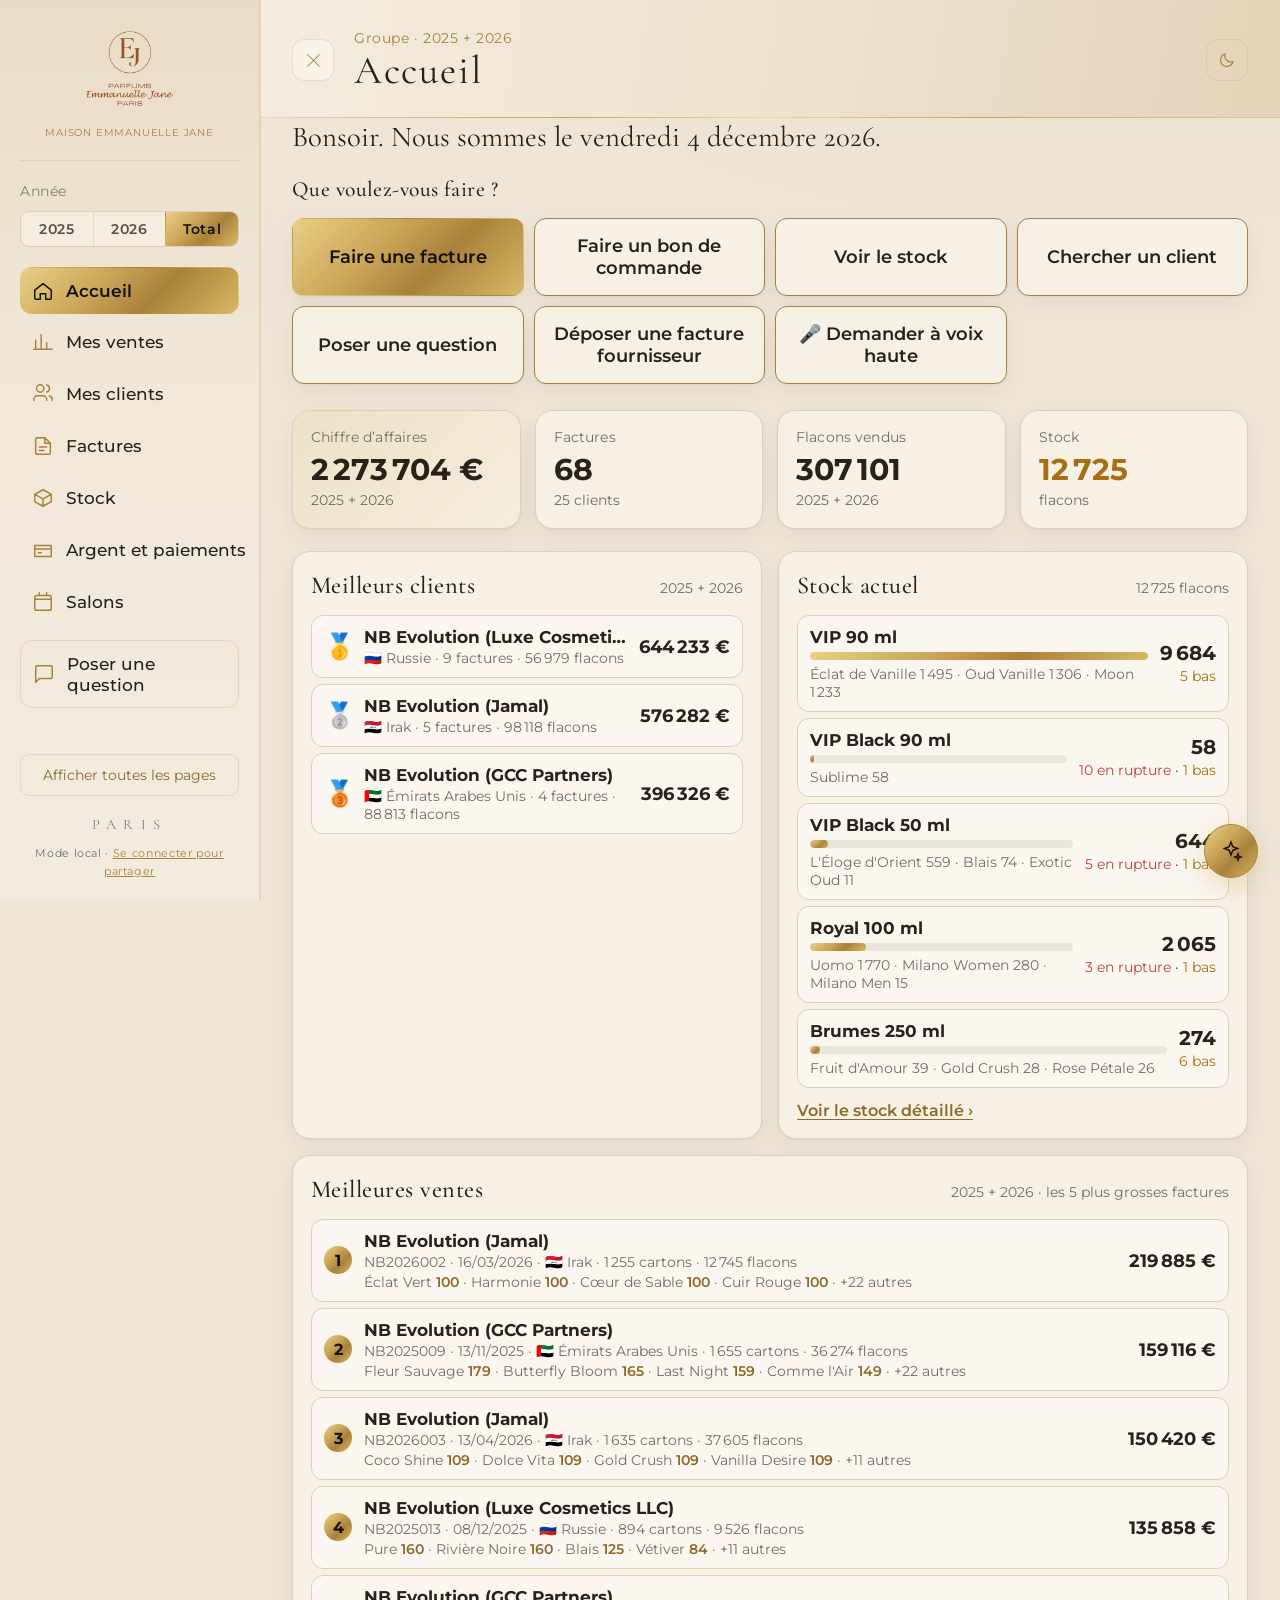
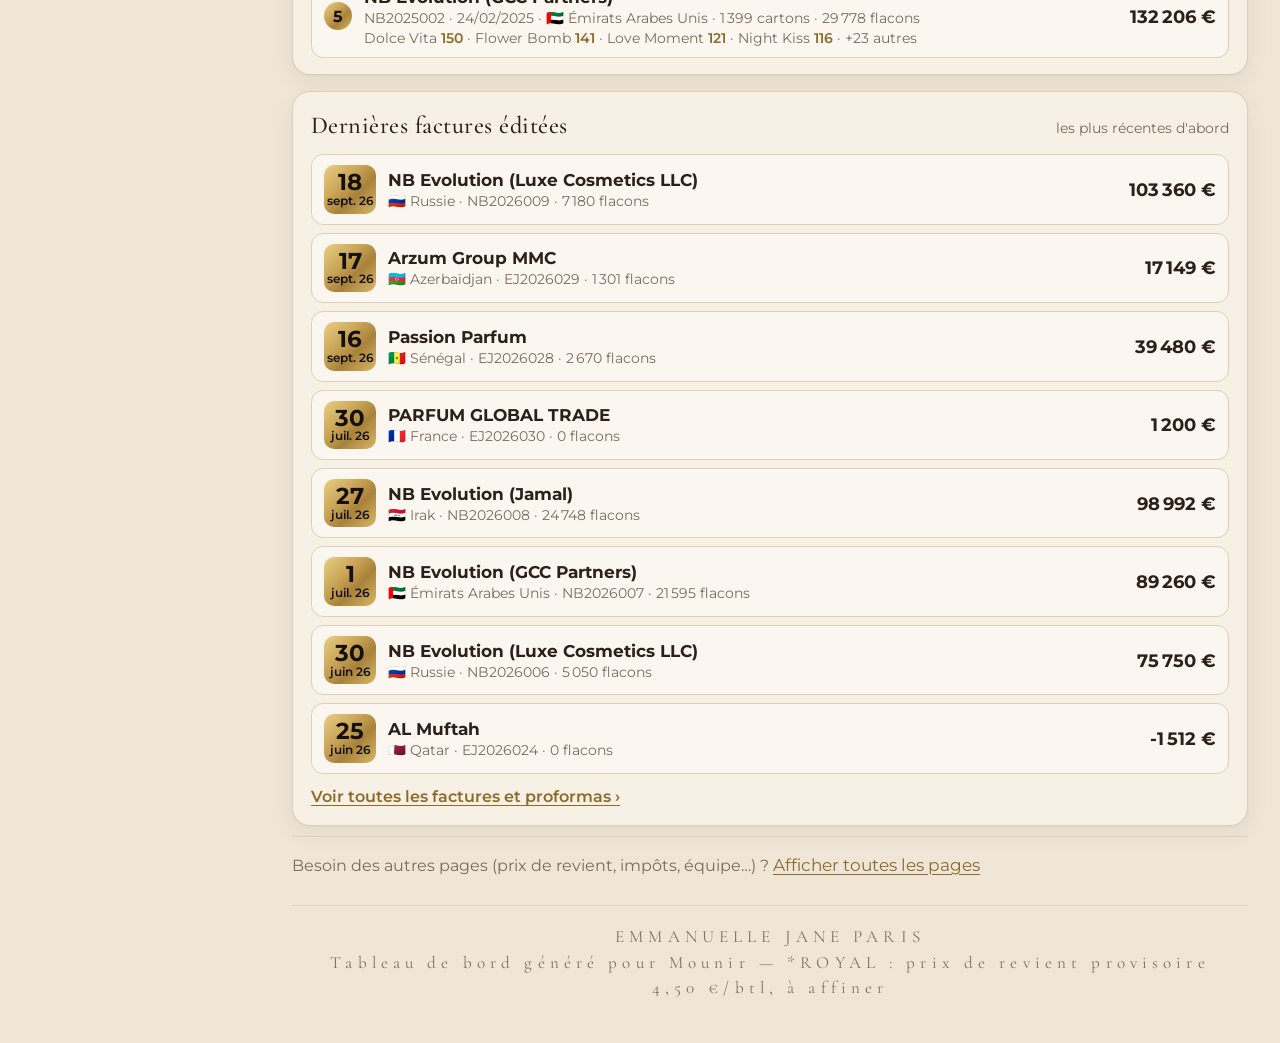
<file: dashboard-netlify/index.html>
<!DOCTYPE html>
<html lang="fr">
<head>
<meta charset="UTF-8">
<meta name="viewport" content="width=device-width, initial-scale=1, minimum-scale=1, shrink-to-fit=no, viewport-fit=cover">
<title>Tableau de bord · Emmanuelle Jane Paris</title>
<link rel="icon" href="img/logo.png">
<link rel="preconnect" href="https://fonts.googleapis.com">
<link rel="preconnect" href="https://fonts.gstatic.com" crossorigin>
<link href="https://fonts.googleapis.com/css2?family=Cormorant+Garamond:ital,wght@0,400;0,500;0,600;1,400;1,500&family=Montserrat:ital,wght@0,300;0,400;0,500;0,600;0,700;1,400&display=swap" rel="stylesheet">
<script src="vendor/chart.umd.min.js"></script>
<link rel="stylesheet" href="css/style.css">
<script>try{if(localStorage.getItem('ej_theme')==='dark')document.documentElement.dataset.theme='dark'}catch(e){}
try{document.documentElement.dataset.mode=localStorage.getItem('ej_mode')==='complet'?'complet':'simple'}catch(e){document.documentElement.dataset.mode='simple'}</script>
</head>
<body>
<aside class="sidebar" id="sidebar" aria-label="Menu">
<div class="sb-brand"><img class="logo" src="img/logo.png" alt="Parfums Emmanuelle Jane Paris"><span class="sb-maison">Maison Emmanuelle Jane</span></div>
<div class="sb-block"><div class="sb-label">Société</div>
<div class="sb-seg sb-seg-col soc-switcher" role="group" aria-label="Société"><button class="soc-btn active" data-soc="groupe">Groupe</button><button class="soc-btn" data-soc="BSD">BSD · France</button><button class="soc-btn" data-soc="NB">NB Evolution · Dubaï</button></div></div>
<div class="sb-block"><div class="sb-label">Année</div>
<div class="sb-seg year-switcher" role="group" aria-label="Année"><button class="year-btn" data-year="2025">2025</button><button class="year-btn" data-year="2026">2026</button><button class="year-btn active" data-year="total">Total</button></div></div>
<nav class="sb-nav" aria-label="Rubriques">
<div class="sb-simple"><button class="tab sb-big" data-tab="accueil" data-simple="1"><svg viewBox="0 0 24 24" fill="none" stroke="currentColor" stroke-width="1.6" stroke-linecap="round" stroke-linejoin="round"><path d="M3 11l9-7 9 7v9a1 1 0 0 1-1 1h-5v-6h-6v6H4a1 1 0 0 1-1-1z"/></svg><span>Accueil</span></button><button class="tab sb-big" data-tab="overview" data-simple="1"><svg viewBox="0 0 24 24" fill="none" stroke="currentColor" stroke-width="1.6" stroke-linecap="round" stroke-linejoin="round"><path d="M4 20V10M10 20V4M16 20v-7M22 20H2"/></svg><span>Mes ventes</span></button><button class="tab sb-big" data-tab="crm" data-simple="1"><svg viewBox="0 0 24 24" fill="none" stroke="currentColor" stroke-width="1.6" stroke-linecap="round" stroke-linejoin="round"><path d="M16 19v-1a4 4 0 0 0-4-4H6a4 4 0 0 0-4 4v1M9 10a4 4 0 1 0 0-8 4 4 0 0 0 0 8zM22 19v-1a4 4 0 0 0-3-3.9M16 2.1a4 4 0 0 1 0 7.8"/></svg><span>Mes clients</span></button><button class="tab sb-big" data-tab="documents" data-simple="1"><svg viewBox="0 0 24 24" fill="none" stroke="currentColor" stroke-width="1.6" stroke-linecap="round" stroke-linejoin="round"><path d="M14 3H6a2 2 0 0 0-2 2v14a2 2 0 0 0 2 2h12a2 2 0 0 0 2-2V9zM14 3v6h6M8 13h8M8 17h5"/></svg><span>Factures</span></button><button class="tab sb-big" data-tab="stock" data-simple="1"><svg viewBox="0 0 24 24" fill="none" stroke="currentColor" stroke-width="1.6" stroke-linecap="round" stroke-linejoin="round"><path d="M21 8l-9-5-9 5 9 5 9-5zM3 8v8l9 5 9-5V8M12 13v8"/></svg><span>Stock</span></button><button class="tab sb-big" data-tab="tresorerie" data-simple="1"><svg viewBox="0 0 24 24" fill="none" stroke="currentColor" stroke-width="1.6" stroke-linecap="round" stroke-linejoin="round"><path d="M3 7h18v12H3zM3 11h18M7 15h3"/></svg><span>Argent et paiements</span></button><button class="tab sb-big" data-tab="salons" data-simple="1"><svg viewBox="0 0 24 24" fill="none" stroke="currentColor" stroke-width="1.6" stroke-linecap="round" stroke-linejoin="round"><path d="M8 2v3M16 2v3M3 9h18M5 5h14a2 2 0 0 1 2 2v12a2 2 0 0 1-2 2H5a2 2 0 0 1-2-2V7a2 2 0 0 1 2-2z"/></svg><span>Salons</span></button><button type="button" class="sb-big sb-ask" data-ia-open="1"><svg viewBox="0 0 24 24" fill="none" stroke="currentColor" stroke-width="1.6" stroke-linecap="round" stroke-linejoin="round"><path d="M21 15a2 2 0 0 1-2 2H7l-4 4V5a2 2 0 0 1 2-2h14a2 2 0 0 1 2 2z"/></svg><span>Poser une question</span></button></div>
<div class="sb-group">Accueil</div>
<button class="tab" data-tab="accueil" data-group="accueil">Accueil · actions rapides</button><button class="tab active" data-tab="journal" data-group="accueil">Journal de bord</button>
<div class="sb-group">Équipe</div>
<button class="tab" data-tab="equipe-nassim" data-group="equipe">Nassim</button>
<button class="tab" data-tab="equipe-mounir" data-group="equipe">Mounir</button>
<button class="tab" data-tab="equipe-natali" data-group="equipe">Natali</button>
<div class="sb-group">Ventes</div>
<button class="tab" data-tab="overview" data-group="ventes">Vue d'ensemble</button>
<button class="tab" data-tab="clients" data-group="ventes">Clients</button>
<button class="tab" data-tab="pays" data-group="ventes">Pays</button>
<button class="tab" data-tab="mois" data-group="ventes">Mois</button>
<button class="tab" data-tab="refs" data-group="ventes">Références</button>
<button class="tab" data-tab="factures" data-group="ventes">Factures</button>
<button class="tab" data-tab="evolution" data-group="ventes">Évolution clients</button>
<button class="tab" data-tab="compare" data-group="ventes">2025 vs 2026</button>
<div class="sb-group">Produits</div>
<button class="tab" data-tab="stock" data-group="produits">Stock</button>
<button class="tab" data-tab="costs" data-group="produits">Prix de revient</button>
<button class="tab" data-tab="production" data-group="produits">Production</button>
<button class="tab" data-tab="inventaire" data-group="produits">Inventaire</button>
<button class="tab" data-tab="cadeaux" data-group="produits">Cadeaux offerts</button>
<button class="tab" data-tab="appro" data-group="produits">Approvisionnement</button>
<button class="tab" data-tab="expeditions" data-group="produits">Expéditions</button>
<button class="tab" data-tab="conformite" data-group="produits">Conformité produits</button>
<div class="sb-group">Finances</div>
<button class="tab" data-tab="tresorerie" data-group="finances">Trésorerie</button>
<button class="tab" data-tab="creances" data-group="finances">Créances clients</button>
<button class="tab" data-tab="fiscal" data-group="finances">Échéances fiscales</button>
<button class="tab" data-tab="resultat" data-group="finances">Résultat &amp; impôts</button>
<button class="tab" data-tab="objectifs" data-group="finances">Objectifs &amp; budget</button>
<button class="tab" data-tab="fournisseurs" data-group="finances">Factures fournisseurs</button>
<button class="tab" data-tab="virements" data-group="finances">Virements attendus</button>
<button class="tab" data-tab="chargesfixes" data-group="finances">Charges fixes</button>
<div class="sb-group">Commercial</div>
<button class="tab" data-tab="documents" data-group="commercial">Factures &amp; proformas</button>
<button class="tab" data-tab="crm" data-group="commercial">Fiches clients</button>
<button class="tab" data-tab="prospects" data-group="commercial">Prospects</button>
<button class="tab" data-tab="simulateur" data-group="commercial">Simulateur d'offres</button>
<button class="tab" data-tab="simulation" data-group="commercial">Simulation commande</button>
<button class="tab" data-tab="salons" data-group="commercial">Calendrier des salons</button>
</nav>
<button type="button" class="sb-mode" id="sbMode"></button>
<div class="sb-foot">Paris</div>
</aside>
<div class="sb-overlay" id="sbOverlay"></div>
<div class="main">
<header class="topbar">
<button class="sb-toggle" id="sbToggle" aria-label="Afficher ou masquer le menu" aria-controls="sidebar"><span></span><span></span><span></span></button>
<div class="brand-txt"><span class="brand-sub" id="ctxLine">Groupe · 2025 + 2026</span><span class="brand-name" id="pageTitle">Vue d'ensemble</span></div>
</header>
<div class="page">

<div class="kpis kpis-top">
<div class="kpi kpi-main"><div class="kpi-label">Chiffre d'affaires</div><div class="kpi-value big" id="kpi-ca"></div></div>
<div class="kpi"><div class="kpi-label">Bénéfice produit*</div><div class="kpi-value big" id="kpi-benefice-produit"></div></div>
<div class="kpi danger"><div class="kpi-label">Charges fixes / mois**</div><div class="kpi-value big" id="kpi-charges-fixes-mensuelles"></div></div>
<div class="kpi"><div class="kpi-label">Bouteilles vendues</div><div class="kpi-value" id="kpi-btl"></div></div>
<div class="kpi"><div class="kpi-label">Testeurs offerts</div><div class="kpi-value" id="kpi-testers"></div></div>
<div class="kpi"><div class="kpi-label">Factures</div><div class="kpi-value" id="kpi-factures"></div></div>
<div class="kpi"><div class="kpi-label">Clients</div><div class="kpi-value" id="kpi-clients"></div></div>
</div>
<details class="notes">
<summary>Notes de calcul</summary>
<p id="socNote" class="soc-note"></p>
<p>* Bénéfice produit = CA − prix de revient (coût de fabrication, testeurs offerts inclus) − coût des cadeaux offerts (sacs, mouillettes, catalogues, échantillons). ** Estimation des charges fixes + salaires par mois (hors rémunération du gérant), voir l'onglet "Charges fixes mensuelles" pour le détail.</p>
<p>Le prix de revient de la collection ROYAL est provisoirement fixé à 4,50 € la bouteille (à affiner) : les bénéfices ROYAL sont indicatifs.</p>
</details>



<div id="accueil" class="section">
<h2>Accueil</h2>
<div id="accueil-body"></div>
</div>

<div id="journal" class="section active">
<h2>Journal de bord</h2>
<div class="j-top"><div><div class="j-date" id="jDate"></div><div class="j-resume" id="jResume"></div></div></div>
<div class="j-grid">
<div class="j-col">
<div class="j-card"><div class="j-h">À traiter<button type="button" class="j-mini" id="jReset" title="Réafficher les rappels marqués comme faits">Tout réafficher</button></div>
<p class="j-sub">Calculé à partir des données : paiements clients, devis à relancer, fournisseurs, stock, inventaire, salons. Clique sur un rappel pour ouvrir la page concernée.</p>
<ul class="j-list" id="jAuto"></ul></div>
<div class="j-card"><div class="j-h">Mes tâches</div>
<form id="jTodoForm" class="j-form"><input name="txt" placeholder="Ex. Relancer Gazzaz pour la commande de novembre" required><select name="cat"><option value="client">Client</option><option value="paiement">Paiement</option><option value="fournisseur">Fournisseur</option><option value="stock">Stock</option><option value="admin">Admin</option><option value="autre">Autre</option></select><input name="due" type="date" title="Échéance"><button type="submit" class="doc-btn primary">Ajouter</button></form>
<ul class="j-list" id="jTodos"></ul></div>
<div class="j-card"><div class="j-h">Routine</div>
<div class="j-routine" id="jRoutine"></div>
<form id="jRoutineForm" class="j-form"><input name="txt" placeholder="Ajouter une tâche récurrente" required><select name="freq"><option value="jour">Chaque jour</option><option value="semaine">Chaque semaine</option><option value="mois">Chaque mois</option></select><button type="submit" class="doc-btn">Ajouter</button></form></div>
</div>
<div class="j-col">
<div class="j-card"><div class="j-h">Journal</div>
<form id="jNoteForm" class="j-form j-note-form"><textarea name="txt" rows="3" placeholder="Appels, rendez-vous, décisions, commandes reçues…" required></textarea><button type="submit" class="doc-btn primary">Noter</button></form>
<ul class="j-notes" id="jNotes"></ul></div>
<div class="j-card"><div class="j-h">Actualités de la parfumerie<button type="button" class="j-mini" id="jNewsRefresh" title="Recharger">Actualiser</button></div>
<div class="j-feeds" id="jFeeds"></div>
<details class="j-marques" id="jMarquesBox"><summary>Marques suivies</summary>
<form id="jMarquesForm"><textarea id="jMarques" rows="3"></textarea><div class="j-marques-act"><button type="button" class="j-mini" id="jMarquesReset">Liste par défaut</button><button type="submit" class="doc-btn">Enregistrer</button></div></form>
<p class="j-sub">Séparer les marques par des virgules.</p></details>
<ul class="j-news" id="jNews"></ul>
<div class="j-sites"><span>Presse spécialisée :</span><span id="jSites"></span></div></div>
</div>
</div>
</div>

<div id="equipe-nassim" class="section eq-space"></div>
<div id="equipe-mounir" class="section eq-space"></div>
<div id="equipe-natali" class="section eq-space"></div>

<div id="tresorerie" class="section"><h2>Trésorerie prévisionnelle</h2><div id="tresorerie-body" class="gx"></div></div>
<div id="creances" class="section"><h2>Créances clients</h2><div id="creances-body" class="gx"></div></div>
<div id="fiscal" class="section"><h2>Échéances fiscales et administratives</h2><div id="fiscal-body" class="gx"></div></div>
<div id="resultat" class="section"><h2>Résultat et impôts estimés</h2><div id="resultat-body" class="gx"></div></div>
<div id="objectifs" class="section"><h2>Objectifs et budget</h2><div id="objectifs-body" class="gx"></div></div>
<div id="crm" class="section"><h2>Fiches clients</h2><div id="crm-body" class="gx"></div></div>
<div id="prospects" class="section"><h2>Prospects</h2><div id="prospects-body" class="gx"></div></div>
<div id="appro" class="section"><h2>Approvisionnement</h2><div id="appro-body" class="gx"></div></div>
<div id="expeditions" class="section"><h2>Expéditions</h2><div id="expeditions-body" class="gx"></div></div>
<div id="conformite" class="section"><h2>Conformité produits</h2><div id="conformite-body" class="gx"></div></div>

<div id="overview" class="section">
<h2>Vue d'ensemble</h2>
<div class="grid-2">
<div class="chart-container"><canvas id="chartCollections"></canvas></div>
<div class="chart-container"><canvas id="chartPays"></canvas></div>
</div>
<div class="chart-container tall"><canvas id="chartMois"></canvas></div>
<h2>Podium des clients</h2>
<div class="podium" id="podium"></div>
</div>

<div id="clients" class="section">
<h2>Tous les clients</h2>
<div class="info-box">💡 Clique sur une ligne pour voir le détail des factures du client</div>
<div class="controls">
<input type="text" class="search-box" id="search-client" placeholder="🔍 Rechercher...">
</div>
<table id="table-clients">
<thead><tr><th>#</th><th>Client</th><th>Pays</th><th class="text-right">Fact.</th><th class="text-right">Btl</th><th class="text-right">CA</th><th class="text-right">Coût</th><th class="text-right">Bénéfice</th><th class="text-right">% Marge</th></tr></thead>
<tbody></tbody>
</table>
</div>

<div id="pays" class="section">
<h2>Analyse par pays</h2>
<div class="info-box">💡 Le tableau ci-dessous affiche chaque <strong>couple Pays — Client</strong> séparément (les 2 clients irakiens apparaissent distinctement).</div>
<div class="grid-2">
<div class="chart-container"><canvas id="chartPaysCA"></canvas></div>
<div class="chart-container"><canvas id="chartPaysClientCA"></canvas></div>
</div>
<h2>Détail Pays × Client</h2>
<table>
<thead><tr><th>#</th><th>Pays</th><th>Client</th><th class="text-right">Fact.</th><th class="text-right">Btl</th><th class="text-right">CA</th><th class="text-right">Coût</th><th class="text-right">Bénéfice</th></tr></thead>
<tbody id="tbody-pays-client"></tbody>
</table>
</div>

<div id="mois" class="section">
<h2>Analyse mensuelle</h2>
<div class="chart-container tall"><canvas id="chartMoisCA"></canvas></div>
<div class="chart-container"><canvas id="chartMoisMarge"></canvas></div>
<table>
<thead><tr><th>Mois</th><th class="text-right">Fact.</th><th class="text-right">Btl</th><th class="text-right">CA</th><th class="text-right">Coût</th><th class="text-right">Bénéfice</th></tr></thead>
<tbody id="tbody-mois"></tbody>
</table>
</div>

<div id="refs" class="section">
<h2>Toutes les références</h2>
<div class="controls">
<input type="text" class="search-box" id="search-ref" placeholder="🔍 Rechercher...">
<select id="filter-collection">
<option value="">Toutes</option>
<option value="VIP">VIP</option>
<option value="VIP BLACK">VIP BLACK</option>
<option value="ROYAL">ROYAL</option>
<option value="BRUMES">BRUMES</option>
<option value="50ML">50ML</option>
</select>
</div>
<div class="chart-container tall"><canvas id="chartTopRefs"></canvas></div>
<table id="table-refs">
<thead><tr><th>#</th><th>Collec.</th><th>Référence</th><th class="text-right">Cartons</th><th class="text-right">Btl</th><th class="text-right">CA</th><th class="text-right">Coût</th><th class="text-right">Bénéfice</th></tr></thead>
<tbody></tbody>
</table>
</div>

<div id="factures" class="section">
<h2>Toutes les factures</h2>
<div class="info-box">💡 Clique sur une facture pour voir tout le détail des lignes (références, quantités, prix, marges)</div>
<div class="controls">
<input type="text" class="search-box" id="search-fact" placeholder="🔍 Rechercher...">
</div>
<table id="table-fact">
<thead><tr><th>Facture</th><th>Date</th><th>Client</th><th>Pays</th><th class="text-right">Btl</th><th class="text-right">CA</th><th class="text-right">Coût</th><th class="text-right">Bénéfice</th></tr></thead>
<tbody></tbody>
</table>
</div>

<div id="cadeaux" class="section">
<h2>Cadeaux offerts</h2>
<div class="info-box">💡 Tous les cadeaux (hors parfums) offerts avec les commandes — sacs, mouillettes, catalogues, échantillons 2ml, testeurs. Suit le sélecteur d'année en haut de page.</div>
<div class="kpis" id="cadeauxKpis"></div>
<div class="controls">
<input type="text" class="search-box" id="search-cadeaux" placeholder="🔍 Rechercher...">
</div>
<table id="table-cadeaux">
<thead><tr><th>Facture</th><th>Date</th><th>Client</th><th>Pays</th><th>Cadeaux offerts</th><th class="text-right">Prix de revient (≈)</th></tr></thead>
<tbody></tbody>
</table>

<h2 style="margin-top:26px">📊 Commande vs cadeaux offerts (par client)</h2>
<div class="info-box">💡 Chiffre d'affaires du client (barres) comparé à la valeur des cadeaux offerts (ligne rouge), pour les clients ayant reçu le plus de cadeaux.</div>
<div class="chart-container tall"><canvas id="chartCadeauxClients"></canvas></div>

<h2 style="margin-top:26px">👥 Cadeaux cumulés par client</h2>
<div class="info-box">💡 Clique sur un client pour voir le détail de tous les cadeaux (sacs, mouillettes, catalogues, 2ml, testeurs) reçus sur l'ensemble de ses factures.</div>
<div style="display:grid;grid-template-columns:280px 1fr;gap:18px" id="cadeauxClientGrid">
<div style="background:rgba(28,24,20,.03);border-radius:8px;padding:14px;max-height:600px;overflow-y:auto">
<input type="text" class="search-box" id="search-cadeaux-client" placeholder="🔍 Rechercher un client..." style="width:100%;margin-bottom:10px">
<div id="cadeauxClientList"></div>
</div>
<div>
<div id="cadeauxClientHeader" style="background:rgba(129,98,15,.08);border-left:4px solid #81620F;padding:14px;border-radius:6px;margin-bottom:14px;min-height:80px">
<div style="color:#76695C;font-size:.9rem">Sélectionne un client à gauche pour voir le détail de ses cadeaux</div>
</div>
<table id="tableCadeauxClient">
<thead><tr><th>Type de cadeau</th><th class="text-right">Quantité</th><th class="text-right">Coût (≈)</th></tr></thead>
<tbody></tbody>
</table>
</div>
</div>
</div>

<div id="evolution" class="section">
<h2>Évolution du CA par Client (dans le temps)</h2>
<div class="info-box">💡 Clique sur un client à gauche pour voir comment ses commandes ont évolué dans le temps. Tu verras tout de suite s'il est en croissance 📈 ou en baisse 📉.</div>
<div style="display:grid;grid-template-columns:280px 1fr;gap:18px;@media(max-width:900px){grid-template-columns:1fr}" id="evolutionGrid">
<div style="background:rgba(28,24,20,.03);border-radius:8px;padding:14px;max-height:600px;overflow-y:auto">
<input type="text" class="search-box" id="search-evo-client" placeholder="🔍 Rechercher un client..." style="width:100%;margin-bottom:10px">
<div id="evoClientList"></div>
</div>
<div>
<div id="evoSelectedHeader" style="background:rgba(129,98,15,.08);border-left:4px solid #81620F;padding:14px;border-radius:6px;margin-bottom:14px;min-height:80px">
<div style="color:#76695C;font-size:.9rem">Sélectionne un client à gauche pour voir son évolution</div>
</div>
<div class="chart-container tall"><canvas id="chartEvoClient"></canvas></div>
<h3 style="color:#81620F;margin-bottom:10px">Détail des commandes</h3>
<table id="tableEvoClient">
<thead><tr><th>Date</th><th>Facture</th><th class="text-right">Btl</th><th class="text-right">CA</th><th class="text-right">Bénéfice</th><th class="text-right">Variation</th></tr></thead>
<tbody></tbody>
</table>
</div>
</div>
</div>

<div id="costs" class="section">
<h2>Détail des prix de revient par collection</h2>
<div class="info-box">💡 Tu trouveras ici le détail complet : composants physiques, main-d'œuvre, concentrés, coût total par bouteille et par carton vendu, ainsi que la marge réalisée au tarif standard.</div>
<div class="controls">
<label style="color:#76695C;font-size:.9rem">Collection :</label>
<select id="costCollSelect">
<option value="VIP">VIP</option>
<option value="VIP BLACK">VIP BLACK</option>
<option value="50ML">50ML</option>
<option value="BRUMES">BRUMES</option>
<option value="ROYAL">ROYAL</option>
<option value="CADEAUX">🎁 Cadeaux offerts</option>
</select>
</div>
<div id="costDetails"></div>
</div>

<div id="stock" class="section">
<h2>Gestion du stock — Produits finis</h2>
<div class="info-box">💡 Stock actuel = comptage physique du <strong id="stockRefDateInfo"></strong> − flacons de chaque facture établie depuis (bouteilles payées + testeurs), ± entrées saisies ci-dessous (production reçue, corrections). Code couleur : 🔴 Critique • 🟠 Faible • 🟡 Moyen • 🟢 OK • ⚫ Épuisé</div>
<div id="stockGlobalKpis"></div>
<div id="stockMouv"></div>
<div id="stockContent"></div>
</div>

<div id="simulation" class="section">
<h2>Simulation de commande</h2>
<div class="info-box">💡 Saisis les quantités souhaitées (en <strong>bouteilles</strong>) pour chaque référence. Le système compare avec le stock actuel et te dit si la commande est <strong>faisable</strong> ou si tu dois <strong>produire</strong> avant. Tu peux aussi basculer en mode "cartons" pour saisir en cartons.</div>
<div style="display:flex;gap:10px;margin-bottom:14px;flex-wrap:wrap;align-items:center">
  <button id="simReset" style="padding:9px 16px;background:#B8433F;color:#fff;border:none;border-radius:8px;cursor:pointer;font-weight:600">🗑️ Tout effacer</button>
  <label style="color:#76695C;font-size:.9rem;display:flex;align-items:center;gap:6px;cursor:pointer">
    <input type="checkbox" id="simCartonMode" style="width:18px;height:18px;cursor:pointer">
    <span>Saisir en <strong>cartons</strong> (au lieu de bouteilles)</span>
  </label>
  <label style="color:#76695C;font-size:.9rem;display:flex;align-items:center;gap:6px;cursor:pointer">
    <input type="checkbox" id="simIncludeTester" checked style="width:18px;height:18px;cursor:pointer">
    <span>Inclure les <strong>testers</strong> dans la déduction stock</span>
  </label>
</div>
<div id="simSummary"></div>
<div id="simContent"></div>
</div>

<div id="production" class="section">
<h2>Planification de production</h2>
<div class="info-box">💡 Entre les quantités que tu veux produire pour chaque référence. Le système calcule automatiquement <strong>tout ce qu'il te faut commander</strong> : composants, concentrés, coûts et CA potentiel.</div>
<div style="display:flex;gap:10px;margin-bottom:14px;flex-wrap:wrap">
<button id="prodFillStock" style="padding:9px 16px;background:#2F6FA8;color:#fff;border:none;border-radius:8px;cursor:pointer;font-weight:600">📦 Remplir pour atteindre 1000 btl/réf</button>
<button id="prodClear" style="padding:9px 16px;background:rgba(184,67,63,.8);color:#fff;border:none;border-radius:8px;cursor:pointer;font-weight:600">🗑️ Tout effacer</button>
<button id="prodSave" style="padding:9px 16px;background:#2E7D4F;color:#fff;border:none;border-radius:8px;cursor:pointer;font-weight:600">💾 Sauver dans navigateur</button>
</div>
<div id="prodSummary" style="background:rgba(129,98,15,.08);border-left:4px solid #81620F;padding:16px;border-radius:8px;margin-bottom:18px;display:none"></div>
<div id="prodInputs"></div>
<div id="prodNeeds"></div>
</div>







<!-- Tooltip flottant pour top 3 produits -->
<div id="floatingTooltip" style="display:none;position:fixed;z-index:999;background:#FCF6EE;border:2px solid #81620F;border-radius:8px;padding:12px;box-shadow:0 8px 24px rgba(28,24,20,.18);max-width:300px;font-size:.85rem;pointer-events:none"></div>

<div id="compare" class="section">
<h2>Comparaison 2025 vs 2026</h2>
<div class="info-box">💡 Compare directement les performances entre les deux années</div>
<div id="compareKpis" class="kpis"></div>
<div class="grid-2">
<div class="chart-container"><canvas id="chartCompareCA"></canvas></div>
<div class="chart-container"><canvas id="chartCompareMarge"></canvas></div>
</div>
<div class="chart-container tall"><canvas id="chartCompareMois"></canvas></div>
<h2>Détail comparatif</h2>
<table>
<thead><tr><th>Indicateur</th><th class="text-right">2025</th><th class="text-right">2026</th><th class="text-right">Évolution</th></tr></thead>
<tbody id="tbody-compare"></tbody>
</table>
</div>



<!-- Modal pour le détail d'une catégorie de charge -->




<!-- Modal pour le détail d'une source de revenu -->


<div id="fournisseurs" class="section">
<h2>Factures fournisseurs à payer</h2>
<div class="info-box">💡 Suivi manuel (mis à jour à la main, pas connecté à la banque) des factures fournisseurs à venir — France + Goldrock. Dernière mise à jour : <strong id="fournisseursUpdated"></strong>. Mois déjà soldés : <strong id="fournisseursSoldes"></strong>.</div>
<div class="kpis" id="fournisseursKpis"></div>
<h2>Fournisseurs France — par mois</h2>
<table>
<thead><tr><th>Mois</th><th>Statut</th><th>Poste</th><th class="text-right">Montant (€)</th></tr></thead>
<tbody id="tbody-fournisseurs-france"></tbody>
</table>
<h2 style="margin-top:22px">Goldrock (USD)</h2>
<table>
<thead><tr><th>Poste</th><th>Statut</th><th class="text-right">Montant ($)</th><th class="text-right">Montant (€ approx.)</th></tr></thead>
<tbody id="tbody-fournisseurs-goldrock"></tbody>
</table>
</div>

<div id="virements" class="section">
<h2>Virements clients en attente</h2>
<div class="info-box">💡 Suivi manuel (mis à jour à la main) des encaissements clients attendus. Dernière mise à jour : <strong id="virementsUpdated"></strong>.</div>
<div class="kpis" id="virementsKpis"></div>
<table>
<thead><tr><th>Client / Pays</th><th class="text-right">Montant (€)</th><th class="text-right">% du total</th></tr></thead>
<tbody id="tbody-virements"></tbody>
</table>
</div>



<div id="chargesfixes" class="section">
<h2>Charges fixes mensuelles (estimation)</h2>
<div class="info-box">💡 Suivi manuel — ce que tu payes à peu près chaque mois. Dernière mise à jour : <strong id="chargesfixesUpdated"></strong>. <span style="color:#A33A35">🟠 La rémunération du gérant (Boudjada Said) n'est volontairement PAS incluse : ses prélèvements sont irréguliers et il ne va plus en prendre pendant un moment.</span> L'Électricité/Gaz est basée sur la moyenne 2025 (mois par mois très variable, mais le pattern annuel se répète). Certains montants sont des moyennes récentes (Orange, Google Workspace, URSSAF, AG2R, salaires de Natali/Sabrina/Mounir) plutôt que des montants fixes exacts.</div>
<div class="kpis" id="chargesfixesKpis"></div>
<h2>Charges fixes (hors salaires)</h2>
<table>
<thead><tr><th>Poste</th><th class="text-right">Montant (€)</th><th>Note</th></tr></thead>
<tbody id="tbody-chargesfixes"></tbody>
</table>
<h2 style="margin-top:22px">Salaires</h2>
<table>
<thead><tr><th>Salarié</th><th class="text-right">Montant (€)</th><th>Note</th></tr></thead>
<tbody id="tbody-chargesfixes-salaires"></tbody>
</table>
</div>

<div id="inventaire" class="section">
<h2>Inventaire — Composants & emballages</h2>
<div class="info-box">💡 Suivi manuel (comptage physique périodique) des composants et emballages : flacons, capots, pompes, cartons, étiquettes, frettes, sacs, éléments d'impression... Dernière mise à jour : <strong id="inventaireUpdated"></strong>. Le stock marqué <strong>non conforme</strong> est exclu des totaux utilisables mais affiché à part sur chaque ligne concernée.</div>
<div class="kpis" id="inventaireKpis"></div>
<div class="controls"><input type="text" class="search-box" id="search-inventaire" placeholder="🔍 Rechercher un composant..."></div>
<div id="inventaireContent"></div>
</div>


<div id="documents" class="section">
<h2>Devis, proformas &amp; factures</h2>
<div class="info-box">Crée une proforma (bon de commande, avec les photos des parfums), convertis-la en facture, et imprime-les en PDF. <strong>Seules les factures entrent dans les chiffres du dashboard</strong> (tous les totaux sont recalculés). Factures BSD et NB Evolution ; les ventes de BSD à NB Evolution sont comptées dans la vue BSD mais pas dans la vue Groupe. Les testeurs sont valorisés pour la douane puis déduits automatiquement. Les documents sont enregistrés dans ce navigateur : utilise « Sauvegarder » régulièrement, et « Exporter les données » pour rendre les nouvelles factures permanentes.</div>
<div class="controls">
<label class="doc-inline">Société <select id="docNewSoc"><option value="BSD">BSD · France</option><option value="NB">NB Evolution · Dubaï</option></select></label>
<button class="doc-btn primary" data-act="new" data-type="proforma">+ Nouvelle proforma</button>
<button class="doc-btn primary" data-act="new" data-type="facture">+ Nouvelle facture</button>
<select id="docFilterSoc"><option value="all">Les 2 sociétés</option><option value="BSD">BSD</option><option value="NB">NB Evolution</option></select>
<select id="docFilter"><option value="all">Tous les documents</option><option value="proforma">Proformas</option><option value="facture">Factures</option><option value="avoir">Avoirs</option><option value="bl">Bons de livraison</option></select>
<input type="text" class="search-box" id="docSearch" placeholder="🔍 N°, client, pays…">
</div>
<div class="controls doc-tools">
<button class="doc-btn" data-act="settings">Coordonnées des sociétés</button>
<button class="doc-btn" data-act="backup">Sauvegarder (fichier)</button>
<button class="doc-btn" data-act="restore">Restaurer une sauvegarde</button>
<button class="doc-btn" data-act="export">Exporter les données</button>
<input type="file" id="docRestoreFile" accept=".json,application/json" hidden>
</div>
<p class="doc-sub" id="docStatus" style="margin-bottom:10px"></p>
<div class="doc-table-wrap"><table>
<thead><tr><th>Société</th><th>Type</th><th>N°</th><th>Date</th><th>Client</th><th class="text-right">Total HT</th><th>Statut</th><th>Actions</th></tr></thead>
<tbody id="docList"></tbody>
</table></div>
</div>

<div id="simulateur" class="section">
<h2>Simulateur d'offres</h2>
<div class="info-box">Grille de remises et de cadeaux par palier de cartons. Les paliers réglés ici peuvent être appliqués à un devis avec le bouton « Appliquer la grille du simulateur d'offres ». <a href="simulateur-offres/index.html" target="_blank" rel="noopener">Ouvrir dans un nouvel onglet</a></div>
<iframe class="sim-frame" src="simulateur-offres/index.html" loading="lazy" title="Simulateur d'offres"></iframe>
</div>

<div id="salons" class="section">
<h2>Calendrier des salons</h2>
<div class="info-box">★ Marchés de la société (Moyen-Orient, Russie, niche). Dates relevées en octobre 2026, à revérifier sur le site du salon avant de réserver.</div>
<div class="sl-next-wrap" id="slNext"></div>
<div class="sl-bar">
<div class="seg" id="slYears"></div>
<div class="seg sl-filtres" id="slFiltres"><button type="button" data-f="tous">Tous</button><button type="button" data-f="prio">★ Prioritaires</button><button type="button" data-f="beaute">Beauté</button><button type="button" data-f="niche">Niche</button><button type="button" data-f="packaging">Packaging</button><button type="button" data-f="ingredients">Matières premières</button></div>
</div>
<p class="sl-resume" id="slResume"></p>
<div class="sl-grid" id="slGrid"></div>
<details class="sl-add"><summary>Ajouter un salon</summary>
<form id="slForm" class="sl-form">
<label>Nom<input name="nom" required></label>
<label>Ville<input name="ville"></label>
<label>Pays<input name="pays"></label>
<label>Début<input name="debut" type="date" required></label>
<label>Fin<input name="fin" type="date"></label>
<label>Catégorie<select name="cat"><option value="beaute">Beauté &amp; cosmétique</option><option value="niche">Parfumerie de niche</option><option value="packaging">Packaging</option><option value="ingredients">Matières premières</option><option value="congres">Congrès</option><option value="autre">Autre</option></select></label>
<label>Site<input name="site" type="url" placeholder="https://"></label>
<label class="sl-wide">Note<input name="note"></label>
<label class="sl-check"><input name="prio" type="checkbox"> Prioritaire</label>
<button type="submit" class="doc-btn primary">Ajouter</button>
</form>
<p class="sl-resume">Les salons ajoutés ici restent dans ce navigateur.</p>
</details>
</div>

<!-- Modal pour les détails de facture -->
<div class="modal-overlay" id="modalOverlay">
<div class="modal">
<button class="modal-close" id="modalClose">×</button>
<h2 id="modalTitle"></h2>
<div class="modal-meta" id="modalMeta"></div>
<div class="modal-summary" id="modalSummary"></div>
<h3 style="color:#81620F;margin-bottom:10px;margin-top:10px">Détail des lignes</h3>
<table>
<thead><tr><th>Collec.</th><th>Référence</th><th>Mode</th><th class="text-right">Cartons</th><th class="text-right">Btl</th><th class="text-right">Test.</th><th class="text-right">Prix u.</th><th class="text-right">CA</th><th class="text-right">Coût</th><th class="text-right">Bénéfice</th></tr></thead>
<tbody id="modalLines"></tbody>
</table>
<div id="modalCadeauxWrap" style="display:none">
<h3 style="color:#81620F;margin-bottom:10px;margin-top:18px">🎁 Cadeaux offerts (hors CA)</h3>
<table>
<thead><tr><th>Article</th><th class="text-right">Quantité</th><th class="text-right">Coût (≈)</th></tr></thead>
<tbody id="modalCadeaux"></tbody>
</table>
</div>
</div>
</div>


<!-- Devis & factures : éditeur, aperçu, réglages -->
<div class="modal-overlay" id="docEditor">
<div class="modal doc-modal">
<button class="modal-close" data-act="close">×</button>
<h2 id="docEdTitle"></h2>
<div id="docEdBody"></div>
<div class="doc-row-actions doc-ed-foot"><button class="doc-btn" data-act="close">Annuler</button><button class="doc-btn" data-act="save">Enregistrer</button><button class="doc-btn primary" data-act="saveview">Enregistrer et voir le document</button></div>
</div>
</div>
<div class="modal-overlay" id="docViewer">
<div class="modal doc-modal">
<button class="modal-close" data-act="vclose">×</button>
<h2 id="docViewTitle"></h2>
<div class="doc-row-actions"><button class="doc-btn primary" data-act="print">Imprimer / enregistrer en PDF</button></div>
<div class="doc-paper" id="docPaper"></div>
</div>
</div>
<div class="modal-overlay" id="docSettings">
<div class="modal doc-modal">
<button class="modal-close" data-act="sclose">×</button>
<h2 id="docSetTitle">Coordonnées des sociétés</h2>
<p class="doc-sub" id="docSetSub" style="margin-bottom:14px">Elles apparaissent en en-tête et en pied de chaque document. Pense à renseigner l'IBAN.</p>
<div id="docSetBody"></div>
<div class="doc-row-actions doc-ed-foot"><button class="doc-btn" data-act="sclose">Annuler</button><button class="doc-btn primary" data-act="ssave">Enregistrer</button></div>
</div>
</div>

<div class="footer">EMMANUELLE JANE PARIS<br>Tableau de bord généré pour Mounir — *ROYAL : prix de revient provisoire 4,50 €/btl, à affiner</div>
</div><!-- /.page -->
</div><!-- /.main -->

<script src="data/ventes.js"></script>
<script src="data/charges.js"></script>
<script src="data/revenus.js"></script>
<script src="data/factures-fournisseurs.js"></script>
<script src="data/virements-en-attente.js"></script>
<script src="data/charges-fixes.js"></script>
<script src="data/inventaire.js"></script>
<script src="data/intragroupe.js"></script>
<script src="data/depenses-nb.js"></script>
<script src="data/clients.js"></script>
<script src="data/photos.js"></script>
<script src="data/cachets.js"></script>
<script src="js/drapeaux.js"></script>
<script src="data/equipe.js"></script>
<script src="data/salons.js"></script>
<script src="data/config-cloud.js"></script>
<script src="js/cloud.js"></script>
<script src="js/mobile.js"></script>
<script src="js/app.js"></script>
<script src="js/rebuild.js"></script>
<script src="js/societes.js"></script>
<script src="js/documents.js"></script>
<script src="js/nav.js"></script>
<script src="js/salons.js"></script>
<script src="js/registre.js"></script>
<script src="js/gestion.js"></script>
<script src="js/fournisseurs.js"></script>
<script src="js/efacture.js"></script>
<script src="js/journal.js"></script>
<script src="js/equipe.js"></script>
<script src="js/plier.js"></script>
<script src="js/theme.js"></script>
<script src="js/assistant.js"></script>
<script src="js/simple.js"></script>
<script src="js/assistes.js"></script>
<script src="js/vues.js"></script>
<script src="js/role.js"></script>
<div id="docPrint"></div>
</body>
</html>
</file>
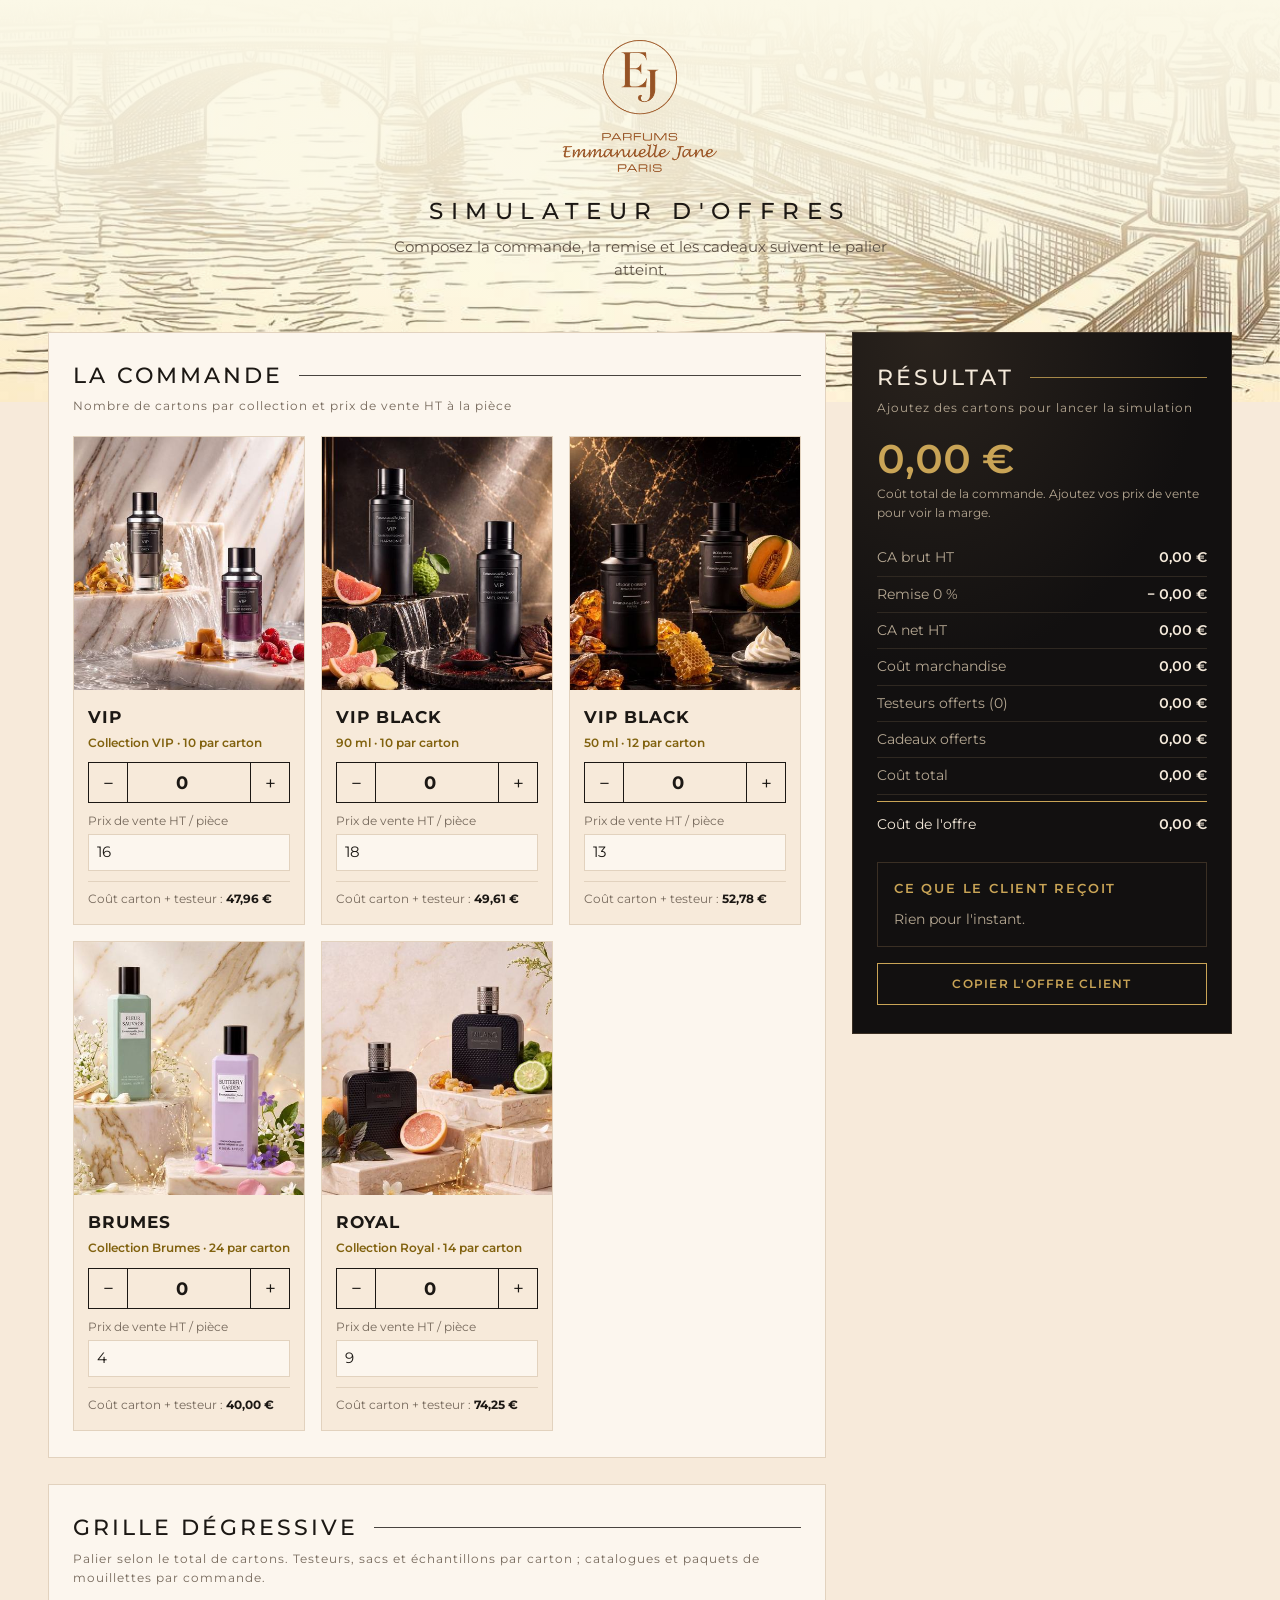
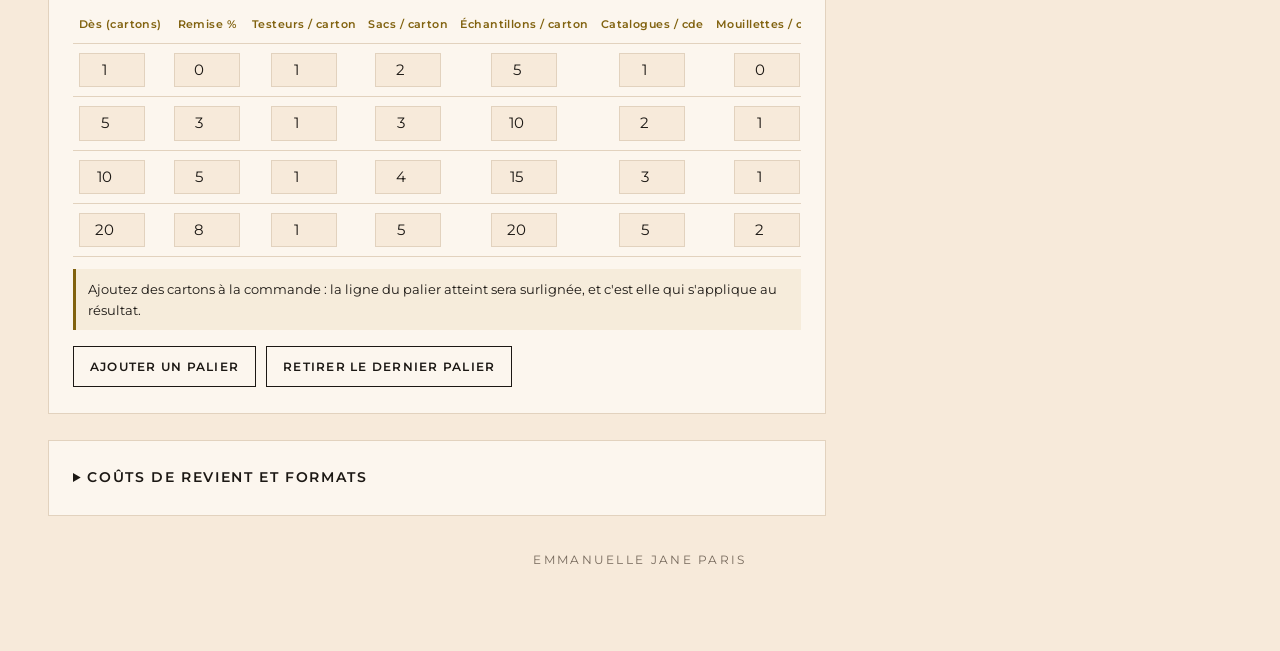
<file: dashboard-netlify/simulateur-offres/index.html>
<!DOCTYPE html>
<html lang="fr" data-theme="light">
<head>
<meta charset="utf-8">
<meta name="viewport" content="width=device-width, initial-scale=1, viewport-fit=cover">
<title>Simulateur d'offres · Emmanuelle Jane Paris</title>
<link rel="preconnect" href="https://fonts.googleapis.com">
<link rel="preconnect" href="https://fonts.gstatic.com" crossorigin>
<link href="https://fonts.googleapis.com/css2?family=Montserrat:ital,wght@0,400;0,500;0,600;0,700;1,400&display=swap" rel="stylesheet">
<link rel="stylesheet" href="style.css">
</head>
<body>
<div class="hero">
  <img class="logo" src="img/logo.png" alt="Parfums Emmanuelle Jane Paris">
  <h1>Simulateur d'offres</h1>
  <p>Composez la commande, la remise et les cadeaux suivent le palier atteint.</p>
</div>

<div class="wrap">
  <div class="layout">
      <div class="panel">
        <div class="title"><h2>La commande</h2></div>
        <p class="sub">Nombre de cartons par collection et prix de vente HT à la pièce</p>
        <div class="products" id="products"></div>
      </div>

    <aside class="result" id="result">
      <div class="title"><h2>Résultat</h2></div>
      <p class="sub" id="tierSub">&nbsp;</p>
      <div id="tierBadge"></div>
      <div id="out"></div>
      <div class="offer" id="offer"></div>
      <button class="btn" id="copy">Copier l'offre client</button>
    </aside>
      <div class="panel">
        <div class="title"><h2>Grille dégressive</h2></div>
        <p class="sub">Palier selon le total de cartons. Testeurs, sacs et échantillons par carton ; catalogues et paquets de mouillettes par commande.</p>
        <div class="scroll"><table id="tiers"></table></div>
        <p class="tiernote" id="tierNote"></p>
        <div class="actions"><button class="btn" id="addTier">Ajouter un palier</button><button class="btn" id="removeTier">Retirer le dernier palier</button></div>
      </div>

      <div class="panel">
        <details>
          <summary>Coûts de revient et formats</summary>
          <p class="sub" style="margin-top:12px">Coût HT par unité, unités par carton et coût du testeur offert.</p>
          <div class="scroll"><table id="costs"></table></div>
          <div class="scroll" style="margin-top:18px"><table id="goodies"></table></div>
          <div class="actions"><button class="btn" id="reset">Revenir aux valeurs de départ</button></div>
        </details>
      </div>

  </div>
  <p class="foot">EMMANUELLE JANE PARIS</p>
</div>
<div class="bar"><div><div class="v" id="barV">0,00 €</div><div class="l" id="barL">Ajoutez des cartons</div></div><button type="button" id="barBtn">Voir le détail</button></div>

<script src="simulateur.js"></script>
</body>
</html>
</file>
<file: dashboard-netlify/css/style.css>
/* Charte Emmanuelle Jane Paris (catalogue) : crème, or, noir — Montserrat (proche de Gotham) */
:root{
  /* Thème beige : fond sable, texte brun, accents or */
  --paper:#FBF7F0; --surface:#F7F0E4; --cream:#EFE6D8; --ink:#2B2118; --muted:#7A6B5C; --line:#DCCFBC;
  --gold:#A8823A; --gold-lt:#8C6A2C; --night:#2B2118; --on-night:#F7F0E4;
  --good:#2F8551; --bad:#B4473C; --warn:#A86F12; --ink-rgb:43,33,24;
  --page-bg:#EFE6D8; --sb-bg:linear-gradient(180deg,#E9DCC6 0%,#F1E8DA 45%,#F3EBDF 100%); --top-bg:linear-gradient(100deg,#F4ECDF 0%,#EDE2CF 55%,#E3D3B8 100%);
  color-scheme:light;
}
*{box-sizing:border-box;margin:0;padding:0}
body{font-family:Montserrat,"Helvetica Neue",Arial,sans-serif;background:var(--cream);color:var(--ink);min-height:100vh;font-size:14.5px;line-height:1.5}




.section{display:none;background:var(--paper);border:1px solid var(--line);padding:26px 24px;margin-bottom:22px}
.section.active{display:block}
.section h2{display:flex;align-items:center;gap:16px;color:var(--ink);margin-bottom:16px;font-size:1.15rem;font-weight:500;letter-spacing:.14em;text-transform:uppercase}
.section h2::after{content:"";flex:1;height:1px;background:var(--ink);opacity:.8}
.section h3{font-weight:600;letter-spacing:.04em}
.chart-container{background:var(--surface);border:1px solid var(--line);padding:18px;margin-bottom:18px;height:380px;position:relative}
.chart-container.tall{height:480px}
.grid-2{display:grid;grid-template-columns:1fr 1fr;gap:18px}
@media(max-width:900px){.grid-2{grid-template-columns:1fr}}
table{width:100%;border-collapse:collapse;background:var(--surface);border:1px solid var(--line)}
th{background:transparent;color:var(--gold);padding:11px;text-align:left;font-weight:600;font-size:.72rem;text-transform:uppercase;letter-spacing:.12em}
td{padding:9px 11px;border-bottom:1px solid var(--line);font-size:.88rem}
tr.clickable{cursor:pointer;transition:background .15s}
tr.clickable:hover td{background:var(--cream)}
tr:last-child td{border-bottom:none}
.text-right{text-align:right}
.text-center{text-align:center}
.badge{display:inline-block;padding:3px 9px;font-size:.7rem;font-weight:600;letter-spacing:.08em;text-transform:uppercase;white-space:nowrap}
.badge-vip{background:#F3E7CC;color:#7F5F24;border:1px solid #C9A456}
.badge-vipblack{background:#000;color:var(--gold-lt);border:1px solid var(--gold)}
.badge-royal{background:#E3ECF4;color:#2F567A;border:1px solid #9DB8D2}
.badge-brumes{background:#2E1A1E;color:#F0A6B4;border:1px solid #6E3A40}
.badge-50ml{background:#E9E1D6;color:#3B342D;border:1px solid #CFC3B2}
.badge-remise{background:#F7E0DA;color:var(--bad);border:1px solid var(--bad)}
.amount{color:var(--gold);font-weight:600}
.amount-positive{color:var(--good);font-weight:600}
.amount-negative{color:var(--bad);font-weight:600}
.controls{display:flex;gap:10px;margin-bottom:14px;flex-wrap:wrap;align-items:center}
.search-box{padding:9px 14px;background:var(--surface);border:1px solid var(--line);color:var(--ink);font-family:inherit;font-size:.88rem;min-width:200px}
.search-box::placeholder{color:var(--muted)}
.search-box:focus{outline:none;border-color:var(--gold)}
select{padding:9px 14px;background:var(--surface);border:1px solid var(--line);color:var(--ink);font-family:inherit;font-size:.88rem;cursor:pointer}
.warning-box{background:#26130F;border-left:3px solid var(--bad);padding:11px 16px;margin-bottom:14px;font-size:.86rem;color:#F1A79E}
.info-box{background:var(--cream);border-left:3px solid var(--gold);padding:11px 16px;margin-bottom:14px;font-size:.86rem}
.alert-success{background:#102017;border-left:3px solid var(--good);padding:11px 16px;margin-bottom:14px;font-size:.86rem;color:#A6DDB8}
.footer{text-align:center;color:var(--muted);margin-top:28px;padding:18px;font-size:.75rem;letter-spacing:.08em}
.podium{display:flex;justify-content:center;align-items:flex-end;gap:14px;margin:18px 0;height:180px}
.podium-step{flex:1;max-width:200px;background:var(--surface);border:1px solid var(--line);padding:14px;text-align:center;border-top:4px solid var(--gold);transition:transform .2s}
.podium-step:hover{transform:translateY(-4px)}
.podium-step.gold{height:100%;border-top-color:#C9A456}
.podium-step.silver{height:80%;border-top-color:#8E8A84}
.podium-step.bronze{height:65%;border-top-color:#B5652B}
.podium-rank{font-size:1.8rem;margin-bottom:6px}
.podium-name{font-weight:600;color:var(--ink);margin-bottom:3px;font-size:.9rem}
.podium-amount{font-size:.85rem;color:var(--gold)}

/* Modal */
.modal-overlay{display:none;position:fixed;top:0;left:0;right:0;bottom:0;background:rgba(0,0,0,.72);z-index:1000;align-items:center;justify-content:center;padding:20px;overflow-y:auto}
.modal-overlay.active{display:flex}
.modal{background:var(--paper);border:1px solid var(--gold-lt);max-width:1000px;width:100%;max-height:90vh;overflow-y:auto;padding:28px;position:relative;box-shadow:0 20px 60px rgba(0,0,0,.6)}
.modal-close{position:absolute;top:14px;right:18px;background:none;border:none;color:var(--ink);font-size:1.8rem;cursor:pointer;line-height:1}
.modal h2{color:var(--ink);margin-bottom:6px;padding-right:30px;font-weight:500;letter-spacing:.1em;text-transform:uppercase;font-size:1.15rem}
.modal-meta{color:var(--muted);font-size:.88rem;margin-bottom:18px}
.modal-summary{display:grid;grid-template-columns:repeat(auto-fit,minmax(160px,1fr));gap:10px;margin-bottom:20px}
.modal-stat{background:var(--surface);border:1px solid var(--line);padding:12px;text-align:center}
.modal-stat-label{font-size:.68rem;color:var(--muted);text-transform:uppercase;letter-spacing:.12em;margin-bottom:4px}
.modal-stat-value{font-size:1.1rem;font-weight:600;color:var(--gold)}


/* ===== Devis, proformas & factures ===== */
.doc-btn{padding:9px 14px;background:var(--paper);border:1px solid var(--ink);color:var(--ink);font-family:inherit;font-size:.75rem;font-weight:600;letter-spacing:.08em;text-transform:uppercase;cursor:pointer;transition:all .15s}
.doc-btn:hover{background:var(--cream)}
.doc-btn.primary{background:var(--gold);color:#14110D;border-color:var(--gold)}
.doc-btn.primary:hover{background:var(--gold-lt)}
.doc-btn.small{padding:5px 8px;font-size:.66rem;margin:2px}
.doc-btn.danger{color:var(--bad);border-color:var(--bad)}
.doc-tools{margin-top:-4px}
.doc-sub{font-size:.75rem;color:var(--muted)}
.doc-type{display:inline-block;padding:3px 8px;font-size:.66rem;font-weight:700;letter-spacing:.1em;text-transform:uppercase;border:1px solid var(--line)}
.doc-type-devis{background:var(--surface);color:var(--ink)}
.doc-type-proforma{background:var(--cream);color:var(--gold);border-color:var(--gold-lt)}
.doc-type-facture{background:var(--gold);color:#14110D;border-color:var(--gold)}
.doc-status{font-size:.78rem;font-weight:600}
.doc-status.ok{color:var(--good)}
.doc-status.ko{color:var(--bad)}
.doc-actions{white-space:normal;min-width:220px}
.doc-table-wrap{overflow-x:auto}
.doc-modal{max-width:1180px}
.doc-grid{display:grid;grid-template-columns:repeat(auto-fit,minmax(170px,1fr));gap:12px;margin-bottom:12px}
.doc-grid label,.doc-full{display:flex;flex-direction:column;gap:4px;font-size:.7rem;color:var(--muted);letter-spacing:.08em;text-transform:uppercase}
.doc-full{margin-top:10px}
.doc-grid .span2{grid-column:span 2}
@media(max-width:600px){.doc-grid .span2{grid-column:auto}}
.doc-modal input,.doc-modal select,.doc-modal textarea{padding:8px 10px;background:var(--surface);border:1px solid var(--line);color:var(--ink);font-family:inherit;font-size:.88rem;text-transform:none;letter-spacing:0;width:100%}
.doc-modal input:focus,.doc-modal select:focus,.doc-modal textarea:focus{outline:none;border-color:var(--gold)}
.doc-h3{font-size:.78rem;letter-spacing:.14em;text-transform:uppercase;color:var(--gold);margin:16px 0 8px;font-weight:700}
.doc-lines td{padding:5px 6px;vertical-align:middle}
.doc-lines th{padding:8px 6px}
.doc-lines input.num{text-align:right;min-width:64px}
.doc-lines td:nth-child(2){min-width:170px}
.doc-x{background:none;border:none;color:var(--bad);font-size:1.3rem;cursor:pointer;line-height:1;padding:0 6px}
.doc-row-actions{display:flex;gap:10px;flex-wrap:wrap;align-items:center;margin:12px 0}
.doc-ed-foot{justify-content:flex-end;border-top:1px solid var(--line);padding-top:14px;margin-top:18px}
.doc-grid-bottom{grid-template-columns:minmax(0,1.4fr) minmax(260px,1fr);align-items:start;margin-top:8px}
@media(max-width:800px){.doc-grid-bottom{grid-template-columns:1fr}}
.doc-totals{background:var(--surface);border:1px solid var(--line);padding:16px}
.doc-totals .kv,.doc-internal .kv{display:flex;justify-content:space-between;gap:12px;padding:6px 0;border-bottom:1px solid var(--line);font-size:.88rem}
.doc-totals .kv.strong{font-weight:700;font-size:1rem;border-bottom:2px solid var(--ink)}
.doc-internal{margin-top:14px;padding:10px 12px;background:var(--cream)}
.doc-internal .kv{font-size:.8rem}
.doc-paper{background:#fff;border:1px solid var(--line);padding:0;overflow-x:auto}
.sim-frame{width:100%;height:85vh;min-height:640px;border:1px solid var(--line);background:var(--surface);display:block}

/* Document imprimable (aperçu + impression A4) */
.pd{-webkit-print-color-adjust:exact;print-color-adjust:exact;font-family:Montserrat,"Helvetica Neue",Arial,sans-serif;color:#1C1814;padding:34px 38px;font-size:12px;line-height:1.45;max-width:820px;margin:0 auto;background:#fff}
.pd-head{display:flex;justify-content:space-between;gap:24px;padding-bottom:18px;border-bottom:1px solid #1C1814}
.pd-brand{display:flex;gap:16px;align-items:flex-start}
.pd-brand img{width:96px;height:auto}
.pd-em{font-size:11px;color:#3B342D}
.pd-em strong{font-size:12px;letter-spacing:.06em;color:#1C1814}
.pd-ids{margin-top:6px;color:#76695C;font-size:10px}
.pd-title{text-align:right}
.pd-title h1{font-size:18px;font-weight:500;letter-spacing:.24em;margin:0 0 6px;color:#1C1814}
.pd-num{font-weight:700;color:#81620F;font-size:13px;letter-spacing:.06em;margin-bottom:8px}
.pd-dates div{font-size:11px}
.pd-dates span{color:#76695C;margin-right:8px;text-transform:uppercase;font-size:9.5px;letter-spacing:.1em}
.pd-ref{font-size:10px;color:#76695C;margin-top:4px}
.pd-client{margin:20px 0 18px auto;width:46%;min-width:240px;border:1px solid #E2D2BE;background:#FCF6EE;padding:12px 14px;font-size:11.5px}
.pd-label{font-size:9.5px;letter-spacing:.14em;text-transform:uppercase;color:#81620F;margin-bottom:4px;font-weight:700}
.pd-table{width:100%;border-collapse:collapse;border:none;background:none;margin-bottom:16px}
.pd-table th{background:#121010;color:#C9A456;font-size:9.5px;letter-spacing:.12em;text-transform:uppercase;padding:8px;text-align:left;font-weight:600}
.pd-table td{padding:8px;border-bottom:1px solid #E2D2BE;font-size:11.5px;vertical-align:top;background:none}
.pd-table .r{text-align:right}
.pd-sub{font-size:9.5px;color:#76695C}
.pd-foot{display:flex;justify-content:space-between;gap:24px;align-items:flex-start}
.pd-left{flex:1;font-size:11px}
.pd-gift,.pd-bank{border-left:2px solid #C9A456;padding:6px 10px;margin-bottom:10px;background:#FCF6EE}
.pd-tot{width:46%;min-width:240px}
.pd-tot div{display:flex;justify-content:space-between;padding:5px 0;border-bottom:1px solid #E2D2BE;font-size:11.5px}
.pd-tot .pd-net{font-weight:700;font-size:13px;border-bottom:2px solid #1C1814;color:#1C1814}
.pd-sign{margin-top:22px;display:flex;justify-content:flex-end}
.pd-sign div{width:46%;min-width:240px;height:90px;border:1px dashed #C9A456;padding:8px 10px;font-size:10px;color:#76695C}
.pd-mentions{margin-top:20px;font-size:9.5px;color:#3B342D}
.pd-mentions p{margin-bottom:4px}
.pd-legal{margin-top:16px;padding-top:8px;border-top:1px solid #E2D2BE;font-size:9px;color:#76695C;text-align:center;letter-spacing:.04em}
#docPrint{display:none}
@media print{
  @page{size:A4;margin:10mm}
  body.printing-doc{background:#fff;padding:0}
  body.printing-doc > *:not(#docPrint){display:none !important}
  body.printing-doc #docPrint{display:block}
  body.printing-doc .pd{padding:0;max-width:none}
  .pd-table tr{break-inside:avoid}
}
.pd-brand img{mix-blend-mode:multiply}
.doc-lines select[data-l="collection"]{min-width:150px}
.doc-lines select[data-l="mode"]{min-width:112px}
.doc-lines input.num{max-width:96px}
.doc-lines td[data-total]{white-space:nowrap}

.doc-inline{display:flex;align-items:center;gap:8px;font-size:.72rem;letter-spacing:.08em;text-transform:uppercase;color:var(--muted)}
.doc-soc{display:inline-block;padding:3px 7px;font-size:.66rem;font-weight:700;letter-spacing:.1em}
.doc-soc-BSD{background:#E3ECF4;color:#2F567A;border:1px solid #9DB8D2}
.doc-soc-NB{background:#F3E7CC;color:#7F5F24;border:1px solid #C9A456}
.doc-lines input.ean{min-width:128px;font-variant-numeric:tabular-nums}
.doc-lines input.ean.bad,.doc-modal input.bad{border-color:var(--bad);background:#F7E0DA}
.pd-co{font-size:14px;font-weight:700;letter-spacing:.06em;color:#1C1814;margin-bottom:2px}
.pd-co-sub{font-size:10px;letter-spacing:.18em;text-transform:uppercase;color:#81620F;margin-bottom:4px}
.pd-NB .pd-co{font-size:17px;letter-spacing:.14em}
.pd-table .c{text-align:center}
.pd-table th.c{text-align:center}
.pd-table th{font-size:8.5px;padding:7px 6px;vertical-align:bottom}
.pd-table td{padding:5px 6px;font-size:10.5px}
.pd-table tfoot td{border:none;font-weight:700;font-size:11px;padding-top:6px;background:none}
.pd-trow td{font-weight:700;background:#FCF6EE}
.pd-table td.r,.pd-table tfoot td,.pd-tot span{white-space:nowrap}

/* ===== Mise en page épurée ===== */
.kpis{display:grid;grid-template-columns:repeat(auto-fit,minmax(170px,1fr));gap:10px;margin-bottom:18px}
.kpi{background:var(--surface);border:1px solid var(--line);padding:14px 16px;text-align:left}
.kpi-label{font-size:.64rem;color:var(--muted);text-transform:uppercase;letter-spacing:.14em;margin-bottom:6px}
.kpi-value{font-size:1.15rem;font-weight:600;color:var(--ink);font-variant-numeric:tabular-nums}
.kpi-value.big{font-size:1.25rem;color:var(--gold)}
.kpi.success .kpi-value{color:var(--good)}
.kpi.danger .kpi-value{color:var(--bad)}

body{background:var(--paper)}
.topbar{display:flex;align-items:center;justify-content:space-between;gap:20px;flex-wrap:wrap;max-width:1400px;margin:0 auto;padding:18px 24px 14px}
.brand{display:flex;align-items:center;gap:14px}
.brand .logo{width:58px;height:auto}
.brand-txt{display:flex;flex-direction:column;line-height:1.2}
.brand-name{font-size:1rem;font-weight:500;letter-spacing:.28em;text-transform:uppercase;color:var(--ink)}
.brand-sub{font-size:.68rem;letter-spacing:.2em;text-transform:uppercase;color:var(--gold)}
.filters{display:flex;gap:12px;flex-wrap:wrap}
.seg{display:inline-flex;border:1px solid var(--line);background:var(--surface)}
.seg button{border:none;background:none;padding:8px 14px;font-family:inherit;font-size:.72rem;font-weight:600;letter-spacing:.1em;text-transform:uppercase;color:var(--muted);cursor:pointer;white-space:nowrap;transition:color .15s,background .15s}
.seg button + button{border-left:1px solid var(--line)}
.seg button:hover{color:var(--ink)}
.seg button.active{background:var(--gold);color:#14110D}
.page{max-width:1400px;margin:0 auto;padding:0 24px 24px}

.kpis-top{display:grid;grid-template-columns:repeat(7,minmax(0,1fr));border-top:1px solid var(--line);border-bottom:1px solid var(--line);margin-bottom:6px}
.kpis-top .kpi{padding:16px 14px;text-align:left;border:0;border-left:1px solid var(--line);background:none}
.kpis-top .kpi:first-child{border-left:none;padding-left:0}
.kpi-label{font-size:.64rem;color:var(--muted);text-transform:uppercase;letter-spacing:.14em;margin-bottom:6px;white-space:nowrap;overflow:hidden;text-overflow:ellipsis}
.kpi-value{font-size:1.15rem;font-weight:600;color:var(--ink);white-space:nowrap;font-variant-numeric:tabular-nums}
.kpi-value.big{font-size:1.15rem;color:var(--ink)}
.kpi-main .kpi-value{color:var(--gold)}
.kpis-top .kpi.success .kpi-value{color:var(--good)}
.kpis-top .kpi.danger .kpi-value{color:var(--bad)}

.notes{margin:0 0 18px;font-size:.76rem;color:var(--muted)}
.notes summary{cursor:pointer;padding:6px 0;letter-spacing:.06em;list-style:none}
.notes summary::-webkit-details-marker{display:none}
.notes summary::before{content:"+ "}
.notes[open] summary::before{content:"– "}
.notes p{margin:4px 0 6px;max-width:980px;line-height:1.5}
.soc-note{color:var(--ink)}

.nav{position:sticky;top:0;z-index:50;background:var(--paper);margin:0 -24px 20px;padding:10px 24px 0;border-bottom:1px solid var(--ink)}
.nav-groups{display:flex;gap:22px;margin-bottom:6px}
.nav-group{border:none;background:none;padding:4px 0;font-family:inherit;font-size:.8rem;font-weight:600;letter-spacing:.16em;text-transform:uppercase;color:var(--muted);cursor:pointer}
.nav-group.active{color:var(--ink)}
.tabs{display:flex;gap:2px;overflow-x:auto;scrollbar-width:none;margin:0;border:none;padding:0}
.tabs::-webkit-scrollbar{display:none}
.tab{flex:none;padding:9px 12px;background:none;border:none;border-bottom:2px solid transparent;color:var(--muted);cursor:pointer;font-family:inherit;font-size:.8rem;font-weight:500;white-space:nowrap;margin-bottom:-1px}
.tab:hover{color:var(--ink)}
.tab.active{color:var(--gold);border-bottom-color:var(--gold);font-weight:600}
.tab[hidden]{display:none}

.section{background:none;border:none;padding:0;margin-bottom:28px}
.section h2{font-size:.95rem;margin:6px 0 14px}
.chart-container{border-color:var(--line)}
.footer{border-top:1px solid var(--line);margin-top:20px;font-size:.68rem}

/* ===== Tablette ===== */
@media(max-width:1100px){
  .kpis-top{grid-template-columns:repeat(4,minmax(0,1fr))}
  .kpis-top .kpi:nth-child(5){border-left:none;padding-left:0}
  .kpis-top .kpi:nth-child(n+5){border-top:1px solid var(--line)}
}

/* ===== Mobile ===== */
@media(max-width:700px){
  body{font-size:14px}
  .topbar{padding:12px 16px 10px;gap:10px}
  .brand .logo{width:40px}
  .brand-name{font-size:.82rem;letter-spacing:.22em}
  .filters{width:100%;gap:8px}
  .seg{flex:1 1 100%}
  .seg button{flex:1;padding:9px 6px;font-size:.68rem;letter-spacing:.06em}
  .page{padding:0 16px 16px}
  .kpis-top{display:flex;overflow-x:auto;scroll-snap-type:x mandatory;scrollbar-width:none;margin:0 -16px 4px;padding:0}
  .kpis-top::-webkit-scrollbar{display:none}
  .kpis-top .kpi{flex:0 0 auto;min-width:40%;padding:12px 14px;scroll-snap-align:start;border-left:1px solid var(--line)}
  .kpis-top .kpi:first-child{min-width:62%;padding-left:16px;border-left:none}
  .kpis-top .kpi:last-child{padding-right:16px}
  .kpis:not(.kpis-top),div[style*="repeat(auto-fit"]:has(> .kpi){grid-template-columns:repeat(2,minmax(0,1fr)) !important;gap:8px !important}
  .kpis:not(.kpis-top) .kpi-label,div[style*="repeat(auto-fit"] .kpi-label{white-space:normal;overflow:visible}
  div[style*="repeat(auto-fit"]:has(> .kpi) .kpi{padding:10px 12px}
  div[style*="repeat(auto-fit"]:has(> .kpi) .kpi-value{font-size:1rem}
  .kpis:not(.kpis-top) .kpi{padding:10px 12px}
  .kpis:not(.kpis-top) .kpi-value{font-size:1rem}
  .kpis:not(.kpis-top) .kpi-label{font-size:.58rem;letter-spacing:.08em}
  .kpis-top .kpi:first-child .kpi-value{font-size:1.35rem}
  .kpi-value,.kpi-value.big{font-size:1.05rem}
  .nav{margin:0 -16px 16px;padding:8px 16px 0}
  .nav-groups{gap:0;overflow-x:auto;scrollbar-width:none}
  .nav-groups::-webkit-scrollbar{display:none}
  .nav-group{flex:1;padding:6px 4px;font-size:.68rem;letter-spacing:.1em}
  .tab{padding:9px 10px;font-size:.78rem}
  .section h2{font-size:.82rem;letter-spacing:.1em}
  .section h2::after{display:none}
  .chart-container,.chart-container.tall{height:280px;padding:10px}
  table{display:block;overflow-x:auto;-webkit-overflow-scrolling:touch}
  th,td{padding:8px;font-size:.8rem;white-space:nowrap}
  .controls{gap:8px}
  .search-box{min-width:0;flex:1 1 100%}
  .controls select{flex:1}
  .info-box,.warning-box,.alert-success{font-size:.8rem;padding:9px 12px}
  .podium{height:150px;gap:6px}
  .podium-step{padding:8px 4px}
  .podium-name{font-size:.75rem}
  .modal-overlay{padding:0;align-items:stretch}
  .modal{max-height:100vh;height:100%;padding:18px 16px;border:none}
  .doc-grid{grid-template-columns:1fr 1fr}
  .doc-grid-bottom{grid-template-columns:1fr}
  .doc-btn{padding:9px 10px}
  .doc-actions{min-width:0;white-space:normal}
  .sim-frame{height:75vh;min-height:520px}
  .doc-paper{margin:0 -16px}
}

/* Logo lisible sur fond noir */
.brand .logo{filter:none}
.sim-frame{border-color:var(--line)}
a{color:var(--gold)}

/* ===================== Style maison de parfum ===================== */
:root{
  --serif:"Cormorant Garamond","Didot","Bodoni 72",Georgia,serif;
  --gold-grad:linear-gradient(135deg,#E9CF85 0%,#C9A456 38%,#A8823A 62%,#D9B866 100%);
  --gold-text:linear-gradient(135deg,#9A7531 0%,#7F5F24 50%,#A8823A 100%);
  --hair:rgba(201,164,86,.28);
}
body{background:radial-gradient(1200px 600px at 85% -10%,rgba(201,164,86,.10),transparent 60%),radial-gradient(900px 500px at -10% 30%,rgba(201,164,86,.05),transparent 60%),var(--page-bg);background-attachment:fixed;font-weight:400}

/* En-tête sur marbre noir */
.topbar{max-width:none;margin:0;padding:34px max(24px,calc((100vw - 1400px)/2 + 24px)) 30px;position:relative;
  background:var(--top-bg);
  border-bottom:1px solid var(--hair)}
.topbar::after{content:"";position:absolute;left:0;right:0;bottom:-1px;height:1px;background:linear-gradient(90deg,transparent,#C9A456 30%,#F2D995 50%,#C9A456 70%,transparent)}
.brand{gap:20px}
.brand .logo{width:74px}
.brand-txt{gap:4px}
.brand-sub{order:-1;font-size:.62rem;letter-spacing:.38em;color:var(--gold)}
.brand-name{font-family:var(--serif);font-size:2.3rem;font-weight:400;letter-spacing:.04em;text-transform:none;color:var(--ink);line-height:1}
.seg{background:rgba(251,247,240,.55);border-color:var(--hair);backdrop-filter:blur(6px)}
.seg button{font-size:.66rem;letter-spacing:.18em;color:#5E4F40}
.seg button + button{border-left-color:var(--hair)}
.seg button.active{background:var(--gold-grad);color:#14110D}

/* Indicateurs : chiffres en capitales élégantes et dorées */
.kpis-top{margin-top:26px;border-top:1px solid var(--hair);border-bottom:1px solid var(--hair)}
.kpis-top .kpi{border-left-color:var(--hair);padding:20px 16px}
.kpi-label{letter-spacing:.2em;font-size:.6rem}
.kpis-top .kpi-value,.kpis-top .kpi-value.big{font-family:var(--serif);font-size:1.75rem;font-weight:500;letter-spacing:.01em;font-variant-numeric:lining-nums tabular-nums;line-height:1.1}
.kpis-top .kpi-main .kpi-value{background:var(--gold-text);-webkit-background-clip:text;background-clip:text;color:transparent;font-size:2.05rem}
.kpi-value{font-variant-numeric:lining-nums tabular-nums}
.kpis:not(.kpis-top) .kpi,div[style*="repeat(auto-fit"] > .kpi{background:linear-gradient(180deg,rgba(201,164,86,.06),rgba(201,164,86,0) 60%),var(--surface);border-color:var(--hair)}
.kpis:not(.kpis-top) .kpi-value,div[style*="repeat(auto-fit"] > .kpi .kpi-value{font-family:var(--serif);font-size:1.5rem;font-weight:500}

.notes summary{letter-spacing:.14em;text-transform:uppercase;font-size:.6rem;color:var(--gold)}
.notes summary::before{content:"◆  ";font-size:.5rem;vertical-align:middle}
.notes[open] summary::before{content:"◇  "}

/* Navigation */
.nav{background:rgba(251,247,240,.92);backdrop-filter:blur(8px);border-bottom:1px solid var(--hair)}
.nav-groups{gap:28px}
.nav-group{font-family:var(--serif);font-size:1.15rem;font-weight:500;letter-spacing:.06em;text-transform:none;color:var(--muted)}
.nav-group.active{color:var(--ink);font-style:italic}
.tab{font-size:.68rem;letter-spacing:.16em;text-transform:uppercase;font-weight:500}
.tab.active{color:var(--gold);border-bottom:1px solid var(--gold)}

/* Titres de sections : serif, filet doré dégradé, losange */
.section h2{font-family:var(--serif);font-size:1.7rem;font-weight:400;letter-spacing:.02em;text-transform:none;color:var(--ink);margin:10px 0 18px;gap:18px}
.section h2::before{content:"◆";font-size:.55rem;color:var(--gold);order:-1}
.section h2::after{background:linear-gradient(90deg,var(--gold),transparent);opacity:.7}
.section h3,.doc-h3{font-family:var(--serif);font-size:1.2rem;font-weight:500;letter-spacing:.02em;text-transform:none}
.modal h2{font-family:var(--serif);font-size:1.7rem;font-weight:400;letter-spacing:.02em;text-transform:none}

/* Cadres, graphiques et tableaux plus légers */
.chart-container{background:linear-gradient(180deg,rgba(201,164,86,.05),transparent 40%),var(--surface);border:1px solid var(--hair)}
table{background:transparent;border:none;border-top:1px solid var(--hair)}
th{background:transparent;color:var(--gold);border-bottom:1px solid var(--gold);font-size:.62rem;letter-spacing:.2em;font-weight:600}
td{border-bottom:1px solid rgba(201,164,86,.12)}
tr.clickable:hover td{background:rgba(201,164,86,.07)}
.info-box{background:linear-gradient(90deg,rgba(201,164,86,.09),rgba(201,164,86,.02));border-left:1px solid var(--gold)}
.warning-box{border-left-width:1px}
.alert-success{border-left-width:1px}
.badge{border-radius:0;font-size:.6rem;letter-spacing:.16em}
.podium-step{background:var(--surface);border-color:var(--hair)}
.podium-name{font-family:var(--serif);font-size:1.15rem;font-weight:500}
.podium-amount{font-family:var(--serif);font-size:1.05rem}
.doc-btn{border-color:var(--hair);color:var(--ink);letter-spacing:.16em}
.doc-btn:hover{border-color:var(--gold);color:var(--gold);background:transparent}
.doc-btn.primary{background:var(--gold-grad);border:none;color:#14110D}
.doc-btn.primary:hover{filter:brightness(1.08);color:#14110D}
.doc-totals{background:var(--surface);border-color:var(--hair)}
.doc-totals .kv.strong{font-family:var(--serif);font-size:1.35rem;font-weight:600;border-bottom-color:var(--gold)}
.modal{background:var(--paper);border:1px solid var(--hair);box-shadow:0 30px 80px rgba(0,0,0,.7),0 0 0 1px rgba(201,164,86,.08) inset}
.search-box,select,.doc-modal input,.doc-modal select,.doc-modal textarea{background:var(--surface);color:var(--ink);border-color:var(--hair)}
.footer{font-family:var(--serif);font-size:.95rem;letter-spacing:.3em;color:#7E7366;border-top:1px solid var(--hair)}

@media(max-width:700px){
  .topbar{padding:22px 16px 18px;background-position:70% center}
  .brand .logo{width:52px}
  .brand-name{font-size:1.7rem}
  .brand-sub{font-size:.55rem;letter-spacing:.28em}
  .kpis-top{margin-top:14px}
  .kpis-top .kpi-value,.kpis-top .kpi-value.big{font-size:1.4rem}
  .kpis-top .kpi:first-child .kpi-value{font-size:1.75rem}
  .nav-groups{gap:0}
  .nav-group{font-size:1rem;letter-spacing:.02em}
  .tab{font-size:.62rem;letter-spacing:.12em}
  .section h2{font-size:1.35rem}
  .section h2::after{display:block}
}
.kpis-top{grid-template-columns:1.7fr repeat(6,minmax(0,1fr))}
@media(max-width:1100px){.kpis-top{grid-template-columns:repeat(4,minmax(0,1fr))}.kpis-top .kpi-main{grid-column:span 2}}
@media(max-width:700px){.kpis-top .kpi-main{grid-column:auto}}

/* ===================== Menu latéral ===================== */
.sidebar{position:fixed;top:0;left:0;bottom:0;width:260px;z-index:900;overflow-y:auto;scrollbar-width:thin;scrollbar-color:#5E4F40 transparent;
  background:var(--sb-bg);
  border-right:1px solid var(--hair);display:flex;flex-direction:column;padding:28px 20px 20px;transition:transform .3s ease}
.main{margin-left:260px;min-width:0;transition:margin-left .3s ease}
body.menu-masque .sidebar{transform:translateX(-100%)}
body.menu-masque .main{margin-left:0}
.sb-brand{text-align:center;padding-bottom:20px;border-bottom:1px solid var(--hair);margin-bottom:20px}
.sb-brand .logo{width:96px;height:auto;filter:none}
.sb-maison{display:block;font-size:.55rem;letter-spacing:.32em;text-transform:uppercase;color:var(--gold);margin-top:10px}
.sb-block{margin-bottom:16px}
.sb-label{font-size:.55rem;letter-spacing:.3em;text-transform:uppercase;color:var(--muted);margin-bottom:8px}
.sb-seg{display:flex;border:1px solid var(--hair);background:rgba(251,247,240,.5)}
.sb-seg button{flex:1;border:none;background:none;padding:8px 4px;font-family:inherit;font-size:.64rem;font-weight:600;letter-spacing:.12em;text-transform:uppercase;color:#5E4F40;cursor:pointer;transition:color .15s}
.sb-seg button:hover{color:var(--ink)}
.sb-seg button + button{border-left:1px solid var(--hair)}
.sb-seg-col{flex-direction:column}
.sb-seg-col button{text-align:left;padding:9px 12px}
.sb-seg-col button + button{border-left:none;border-top:1px solid var(--hair)}
.sb-seg button.active{background:var(--gold-grad);color:#14110D}
.sb-nav{flex:1;margin-top:4px}
.sb-group{font-family:var(--serif);font-size:1.25rem;font-style:italic;font-weight:500;color:var(--ink);margin:16px 0 6px;padding-top:14px;border-top:1px solid rgba(201,164,86,.14)}
.sb-group:first-child{border-top:none;margin-top:6px;padding-top:0}
.sidebar .tab{display:block;width:100%;text-align:left;padding:7px 0 7px 14px;margin:0;border:none;border-left:1px solid rgba(201,164,86,.12);background:none;color:#A3968A;
  font-family:inherit;font-size:.64rem;font-weight:500;letter-spacing:.16em;text-transform:uppercase;cursor:pointer;transition:color .15s,border-color .15s}
.sidebar .tab:hover{color:var(--ink);border-left-color:var(--hair)}
.sidebar .tab.active{color:var(--gold);border-left:1px solid var(--gold);border-bottom:none;font-weight:600}
.sidebar .tab[hidden]{display:block}
.sb-foot{font-family:var(--serif);letter-spacing:.5em;text-transform:uppercase;font-size:.8rem;color:var(--muted);text-align:center;padding-top:18px}
.sb-overlay{display:none}

/* En-tête de page : bouton du menu, rappel des filtres, titre */
.topbar{display:flex;align-items:center;justify-content:flex-start;gap:20px;flex-wrap:nowrap;max-width:none;margin:0;padding:30px 32px 26px}
.topbar .brand-name{font-size:2.2rem}
.sb-toggle{width:42px;height:42px;flex:none;border:1px solid var(--hair);background:rgba(251,247,240,.55);cursor:pointer;display:flex;flex-direction:column;justify-content:center;align-items:center;gap:5px;transition:border-color .15s}
.sb-toggle span{display:block;width:17px;height:1px;background:var(--gold);transition:transform .25s,opacity .25s}
.sb-toggle:hover{border-color:var(--gold)}
body:not(.menu-masque) .sb-toggle span:nth-child(1){transform:translateY(6px) rotate(45deg)}
body:not(.menu-masque) .sb-toggle span:nth-child(2){opacity:0}
body:not(.menu-masque) .sb-toggle span:nth-child(3){transform:translateY(-6px) rotate(-45deg)}
.page{max-width:1400px;margin:0;padding:0 32px 24px}
.kpis-top{margin-top:22px}

@media(max-width:899px){
  .sidebar{transform:translateX(-100%);width:min(300px,86vw);box-shadow:0 0 50px rgba(0,0,0,.7)}
  body.menu-ouvert .sidebar{transform:none}
  .main,body.menu-masque .main{margin-left:0}
  .sb-overlay{display:block;position:fixed;inset:0;background:rgba(0,0,0,.6);z-index:850;opacity:0;pointer-events:none;transition:opacity .3s}
  body.menu-ouvert .sb-overlay{opacity:1;pointer-events:auto}
  body:not(.menu-ouvert) .sb-toggle span:nth-child(1),body:not(.menu-ouvert) .sb-toggle span:nth-child(3){transform:none}
  body:not(.menu-ouvert) .sb-toggle span:nth-child(2){opacity:1}
  .topbar{padding:18px 16px 14px;gap:14px}
  .topbar .brand-name{font-size:1.6rem}
  .page{padding:0 16px 16px}
  .kpis-top{margin-top:12px}
}
.kpis-top .kpi-label{white-space:normal;overflow:visible;line-height:1.35;min-height:2.7em}
.doc-lines select.doc-format{margin-top:4px;min-width:112px}

/* ===================== Calendrier des salons ===================== */
.sl-next-wrap{display:grid;grid-template-columns:repeat(auto-fit,minmax(260px,1fr));gap:14px;margin:6px 0 20px}
.sl-next{border:1px solid var(--hair);padding:18px 20px;background:linear-gradient(135deg,rgba(201,164,86,.10),rgba(201,164,86,.02))}
.sl-next-t{font-size:.58rem;letter-spacing:.3em;text-transform:uppercase;color:var(--gold)}
.sl-next-n{font-family:var(--serif);font-size:1.6rem;font-weight:500;color:var(--ink);margin:6px 0 2px;line-height:1.15}
.sl-next-d{font-size:.78rem;color:var(--muted);letter-spacing:.04em}
.sl-next-c{font-family:var(--serif);font-style:italic;font-size:1.1rem;color:var(--gold-lt);margin-top:8px}
.sl-bar{display:flex;flex-wrap:wrap;gap:12px;align-items:center;margin-bottom:8px}
.sl-filtres{flex-wrap:wrap}
.sl-resume{font-size:.74rem;color:var(--muted);letter-spacing:.06em;margin:6px 0 16px}
.sl-grid{display:grid;grid-template-columns:repeat(auto-fill,minmax(250px,1fr));gap:14px}
.sl-mois{border:1px solid var(--line);background:var(--surface);padding:14px 14px 10px;min-height:90px}
.sl-mois.sl-courant{border-color:var(--gold);box-shadow:0 0 0 1px rgba(201,164,86,.25) inset}
.sl-mois.sl-vide{opacity:.55}
.sl-mois-t{font-family:var(--serif);font-size:1.3rem;font-style:italic;color:var(--ink);display:flex;justify-content:space-between;align-items:baseline;border-bottom:1px solid var(--hair);padding-bottom:6px;margin-bottom:8px}
.sl-mois-t span{font-family:"Montserrat",sans-serif;font-style:normal;font-size:.7rem;letter-spacing:.2em;color:var(--gold)}
.sl-rien{color:var(--muted);font-size:.8rem}
.sl-item{padding:9px 0 9px 10px;border-left:1px solid var(--line);margin-bottom:8px}
.sl-item.is-prio{border-left-color:var(--gold)}
.sl-item.sl-passe{opacity:.45}
.sl-item.sl-encours{border-left:2px solid var(--good);background:rgba(124,199,150,.06)}
.sl-date{font-size:.62rem;font-weight:600;letter-spacing:.16em;text-transform:uppercase;color:var(--gold)}
.sl-nom{font-family:var(--serif);font-size:1.12rem;font-weight:600;color:var(--ink);line-height:1.2;margin:2px 0}
.sl-nom a{color:inherit;text-decoration:none;border-bottom:1px solid transparent}
.sl-nom a:hover{border-bottom-color:var(--gold)}
.sl-lieu{font-size:.74rem;color:var(--muted)}
.sl-meta{display:flex;flex-wrap:wrap;gap:4px;margin-top:5px}
.sl-cat,.sl-badge{font-size:.56rem;letter-spacing:.12em;text-transform:uppercase;padding:2px 6px;border:1px solid var(--line);color:var(--muted)}
.sl-cat-niche{color:#7B4E8A;border-color:rgba(215,182,224,.35)}
.sl-cat-packaging{color:#2F6385;border-color:rgba(159,195,217,.35)}
.sl-cat-ingredients{color:#3C7A33;border-color:rgba(169,207,154,.35)}
.sl-cat-congres{color:#9A5B22;border-color:rgba(230,185,143,.35)}
.sl-prio{color:#14110D;background:var(--gold-grad);border-color:transparent}
.sl-a_confirmer{color:var(--warn);border-color:rgba(224,168,79,.45)}
.sl-reporte{color:var(--bad);border-color:rgba(232,132,122,.45)}
.sl-note{font-size:.72rem;color:var(--muted);margin-top:5px;line-height:1.4}
.sl-actions{display:flex;flex-wrap:wrap;gap:8px;align-items:center;margin-top:6px}
.sl-dans{font-family:var(--serif);font-style:italic;font-size:.92rem;color:var(--gold-lt)}
.sl-encours .sl-dans{color:var(--good)}
.sl-ics,.sl-del{background:none;border:none;border-bottom:1px solid var(--hair);color:var(--muted);font-family:inherit;font-size:.6rem;letter-spacing:.12em;text-transform:uppercase;padding:1px 0;cursor:pointer}
.sl-ics:hover,.sl-del:hover{color:var(--gold);border-bottom-color:var(--gold)}
.sl-add{margin-top:22px;border:1px solid var(--line);padding:12px 16px}
.sl-add summary{cursor:pointer;font-size:.68rem;letter-spacing:.2em;text-transform:uppercase;color:var(--gold)}
.sl-form{display:grid;grid-template-columns:repeat(auto-fill,minmax(180px,1fr));gap:10px;margin-top:14px;align-items:end}
.sl-form label{display:flex;flex-direction:column;gap:4px;font-size:.62rem;color:var(--muted);letter-spacing:.12em;text-transform:uppercase}
.sl-form input,.sl-form select{background:var(--paper);border:1px solid var(--line);color:var(--ink);padding:8px;font-family:inherit;font-size:.82rem}
.sl-form .sl-wide{grid-column:span 2}
.sl-form .sl-check{flex-direction:row;align-items:center;gap:8px}
@media(max-width:599px){
  .sl-grid{grid-template-columns:1fr}
  .sl-mois.sl-vide{display:none}
  .sl-next-n{font-size:1.35rem}
  .sl-filtres button{flex:1 1 30%}
  .sl-form .sl-wide{grid-column:auto}
}

/* Conditions de paiement et adresses clients (onglet Devis & Factures) */
.pd-pay{border-left:2px solid #C9A456;padding:6px 10px;margin-bottom:10px;background:#FCF6EE}
.pd-pay table{width:100%;border-collapse:collapse;margin-top:3px}
.pd-pay td{padding:1px 6px 1px 0;border:none;font-size:11px}
.pd-pay td.r{text-align:right;white-space:nowrap}
.doc-pay select{min-width:150px}
.doc-pay input[type=checkbox]{width:auto;accent-color:var(--gold)}
.doc-warn{color:var(--warn)}
.doc-clients td{vertical-align:top}
.doc-clients textarea{min-width:260px;resize:vertical}
.doc-clients tr.doc-missing td:first-child{color:var(--warn)}

/* ===================== Journal de bord (accueil) ===================== */
.j-top{display:flex;justify-content:space-between;align-items:flex-end;margin:-4px 0 18px}
.j-date{font-family:var(--serif);font-style:italic;font-size:1.5rem;color:var(--ink);text-transform:capitalize}
.j-resume{font-size:.72rem;letter-spacing:.14em;text-transform:uppercase;color:var(--gold);margin-top:4px}
.j-grid{display:grid;grid-template-columns:minmax(0,1.45fr) minmax(0,1fr);gap:18px;align-items:start}
.j-col{display:flex;flex-direction:column;gap:18px;min-width:0}
.j-card{border:1px solid var(--line);background:var(--surface);padding:18px 20px}
.j-h{font-family:var(--serif);font-size:1.45rem;color:var(--ink);display:flex;justify-content:space-between;align-items:baseline;gap:10px;border-bottom:1px solid var(--hair);padding-bottom:8px;margin-bottom:10px}
.j-mini{background:none;border:none;border-bottom:1px solid var(--hair);color:var(--muted);font-family:"Montserrat",sans-serif;font-size:.58rem;letter-spacing:.14em;text-transform:uppercase;cursor:pointer;padding:1px 0}
.j-mini:hover{color:var(--gold);border-bottom-color:var(--gold)}
.j-sub{font-size:.72rem;color:var(--muted);line-height:1.45;margin-top:2px}
.j-list,.j-notes,.j-news,.j-routine ul{list-style:none;margin:0;padding:0}
.j-item{display:flex;gap:10px;align-items:flex-start;padding:10px 0 10px 10px;border-bottom:1px solid rgba(201,164,86,.10);border-left:2px solid transparent}
.j-item.j-p3{border-left-color:var(--bad)}
.j-item.j-p2{border-left-color:var(--gold)}
.j-item.j-fait{opacity:.45}
.j-item.j-fait .j-txt{text-decoration:line-through}
.j-item input[type=checkbox],.j-ritem input[type=checkbox]{accent-color:var(--gold);margin-top:3px;flex:none}
.j-txt{flex:1;min-width:0;font-size:.86rem;color:var(--ink);line-height:1.4}
.j-link{background:none;border:none;padding:0;text-align:left;color:var(--ink);font:inherit;cursor:pointer}
.j-link:hover{color:var(--gold-lt)}
.j-cat{flex:none;font-size:.54rem;letter-spacing:.12em;text-transform:uppercase;padding:2px 6px;border:1px solid var(--line);color:var(--muted);margin-top:2px;min-width:74px;text-align:center}
.j-cat-paiement{color:#9A5B22;border-color:rgba(230,185,143,.4)}
.j-cat-client{color:var(--gold-lt);border-color:var(--hair)}
.j-cat-fournisseur{color:#2F6385;border-color:rgba(159,195,217,.35)}
.j-cat-stock{color:#3C7A33;border-color:rgba(169,207,154,.35)}
.j-cat-salon{color:#7B4E8A;border-color:rgba(215,182,224,.35)}
.j-done{flex:none;background:none;border:1px solid var(--hair);color:var(--muted);font-family:inherit;font-size:.58rem;letter-spacing:.14em;text-transform:uppercase;padding:4px 8px;cursor:pointer}
.j-done:hover{border-color:var(--good);color:var(--good)}
.j-del{flex:none;background:none;border:none;color:var(--muted);font-size:1rem;cursor:pointer;padding:0 4px;line-height:1}
.j-del:hover{color:var(--bad)}
.j-empty{color:var(--muted);font-size:.82rem;padding:10px 0;font-style:italic}
.j-form{display:flex;gap:8px;flex-wrap:wrap;margin:4px 0 8px}
.j-form input,.j-form select,.j-form textarea{background:var(--paper);border:1px solid var(--line);color:var(--ink);padding:8px 10px;font-family:inherit;font-size:.82rem}
.j-form input:focus,.j-form select:focus,.j-form textarea:focus{outline:none;border-color:var(--gold)}
.j-form input[name=txt]{flex:1 1 220px;min-width:0}
.j-note-form{flex-direction:column}
.j-note-form textarea{width:100%;resize:vertical}
.j-note-form button{align-self:flex-end}
.j-rgroup{margin-bottom:12px}
.j-rhead{font-size:.6rem;letter-spacing:.24em;text-transform:uppercase;color:var(--gold);display:flex;justify-content:space-between;margin:6px 0 4px}
.j-ritem{display:flex;justify-content:space-between;align-items:flex-start;padding:5px 0;border-bottom:1px solid rgba(201,164,86,.08)}
.j-ritem label{display:flex;gap:8px;font-size:.84rem;color:var(--ink);cursor:pointer;line-height:1.4}
.j-ritem.j-fait label{color:var(--muted);text-decoration:line-through}
.j-notes li{padding:10px 0;border-bottom:1px solid rgba(201,164,86,.10)}
.j-ndate{display:flex;justify-content:space-between;font-size:.6rem;letter-spacing:.16em;text-transform:uppercase;color:var(--gold)}
.j-ntxt{font-size:.85rem;color:var(--ink);line-height:1.5;margin-top:3px}
.j-feeds{display:flex;flex-wrap:wrap;gap:6px;margin-bottom:8px}
.j-feeds button{background:none;border:1px solid var(--line);color:var(--muted);font-family:inherit;font-size:.58rem;letter-spacing:.12em;text-transform:uppercase;padding:5px 9px;cursor:pointer}
.j-feeds button.active{background:var(--gold-grad);color:#14110D;border-color:transparent}
.j-news li{border-bottom:1px solid rgba(201,164,86,.10)}
.j-news li.j-empty{border:none}
.j-news a{display:flex;gap:12px;align-items:flex-start;padding:10px 0;color:var(--ink);text-decoration:none}
.j-news a:hover .j-news-h{color:var(--gold-lt)}
.j-news-t{min-width:0;flex:1}
.j-news-h{display:block;font-family:var(--serif);font-size:1.06rem;line-height:1.3;transition:color .15s}
.j-news-une a{flex-direction:column;gap:10px;padding-top:4px}
.j-news-une .j-news-h{font-size:1.4rem}
.j-vis{position:relative;flex:none;width:86px;height:86px;overflow:hidden;border:1px solid var(--hair);background:#EDE3D2}
.j-vis img{width:100%;height:100%;object-fit:cover;display:block;filter:saturate(.92)}
.j-vis span{display:none}
.j-vis-big{width:100%;height:auto;aspect-ratio:16/9}
.j-vis-big span{display:block;position:absolute;left:0;bottom:0;padding:5px 10px;background:rgba(251,247,240,.72);font-size:.56rem;letter-spacing:.2em;text-transform:uppercase;color:var(--gold)}
.j-vis-txt{display:flex;align-items:center;justify-content:center;text-align:center;padding:6px;
  background:radial-gradient(circle at 30% 20%,rgba(226,197,128,.22),transparent 60%),linear-gradient(135deg,#F6EEE1,#E4D6BE 70%)}
.j-vis-txt span,.j-vis-big.j-vis-txt span{display:block;position:static;background:none;padding:0;font-family:var(--serif);font-style:italic;font-size:.92rem;line-height:1.1;letter-spacing:.02em;text-transform:none;
  background-image:var(--gold-text);-webkit-background-clip:text;background-clip:text;color:transparent;word-break:break-word}
.j-vis-big.j-vis-txt span{font-size:2rem}
.j-marques{margin:0 0 8px;font-size:.78rem}
.j-marques summary{cursor:pointer;font-size:.58rem;letter-spacing:.18em;text-transform:uppercase;color:var(--muted)}
.j-marques textarea{width:100%;margin-top:6px;background:var(--paper);border:1px solid var(--line);color:var(--ink);padding:8px;font-family:inherit;font-size:.8rem;resize:vertical}
.j-marques-act{display:flex;justify-content:space-between;align-items:center;margin-top:6px}
.j-sites{margin-top:12px;font-size:.7rem;color:var(--muted);line-height:1.9}
.j-sites span:first-child{letter-spacing:.14em;text-transform:uppercase;font-size:.58rem;color:var(--gold);margin-right:6px}
.j-sites a{color:var(--muted);margin-right:10px;text-decoration:none;border-bottom:1px solid var(--hair)}
.j-sites a:hover{color:var(--gold)}
@media(max-width:1099px){ .j-grid{grid-template-columns:1fr} }
@media(max-width:599px){
  .j-card{padding:14px}
  .j-item{flex-wrap:wrap}
  .j-cat{min-width:0}
  .j-txt{flex:1 1 60%}
  .j-date{font-size:1.25rem}
}

/* ===================== Espaces équipe ===================== */
.eq-head{display:flex;justify-content:space-between;align-items:flex-end;gap:14px;flex-wrap:wrap;border-left:2px solid var(--eq,var(--gold));padding:4px 0 4px 16px;margin:-4px 0 18px}
.eq-nom{font-family:var(--serif);font-size:2rem;color:var(--ink);line-height:1}
.eq-role{font-size:.66rem;letter-spacing:.2em;text-transform:uppercase;color:var(--gold);margin-top:6px}
.eq-head-act{display:flex;gap:14px}
.eq-kpis{display:grid;grid-template-columns:repeat(auto-fit,minmax(150px,1fr));border-top:1px solid var(--hair);border-bottom:1px solid var(--hair);margin-bottom:18px}
.eq-kpi{padding:14px 16px;border-right:1px solid rgba(201,164,86,.12)}
.eq-kpi span{display:block;font-size:.56rem;letter-spacing:.2em;text-transform:uppercase;color:var(--muted)}
.eq-kpi strong{display:block;font-family:var(--serif);font-weight:500;font-size:1.7rem;color:var(--ink);margin-top:4px}
.eq-bad{color:var(--bad)!important}
.eq-edit{border:1px solid var(--line);padding:14px;margin-bottom:18px;background:var(--surface)}
.eq-edit textarea{width:100%;background:var(--paper);border:1px solid var(--line);color:var(--ink);padding:10px;font-family:inherit;font-size:.82rem;line-height:1.5;resize:vertical}
.eq-edit-act{display:flex;justify-content:space-between;align-items:center;margin-top:8px}
.eq-nav{display:flex;flex-wrap:wrap;gap:6px 18px;margin-bottom:18px}
.eq-nav a{font-size:.62rem;letter-spacing:.14em;text-transform:uppercase;color:var(--muted);text-decoration:none;border-bottom:1px solid transparent}
.eq-nav a:hover{color:var(--gold);border-bottom-color:var(--gold)}
.eq-mission{border:1px solid var(--line);background:var(--surface);padding:18px 20px;margin-bottom:18px;scroll-margin-top:16px}
.eq-mh{display:flex;align-items:center;gap:12px;border-bottom:1px solid var(--hair);padding-bottom:10px}
.eq-mh h3{font-family:var(--serif);font-weight:500;font-size:1.5rem;color:var(--ink);margin:0;flex:1}
.eq-mh em{font-style:normal;font-size:.7rem;color:var(--muted)}
.eq-num{font-family:var(--serif);font-style:italic;font-size:1.6rem;color:var(--gold);width:26px}
.eq-prog{width:110px;height:3px;background:var(--line);position:relative}
.eq-prog i{position:absolute;left:0;top:0;bottom:0;background:var(--gold-grad)}
.eq-points{margin:10px 0 4px}
.eq-points summary{cursor:pointer;font-size:.6rem;letter-spacing:.18em;text-transform:uppercase;color:var(--muted)}
.eq-points ul{margin:8px 0 0 18px;padding:0;columns:2;column-gap:28px}
.eq-points li{font-size:.8rem;color:#5E4F40;line-height:1.5;margin-bottom:3px;break-inside:avoid}
.eq-tool{margin-top:16px}
.eq-tool-grid{display:grid;grid-template-columns:repeat(auto-fit,minmax(240px,1fr));gap:18px}
.eq-th{font-size:.6rem;letter-spacing:.2em;text-transform:uppercase;color:var(--gold);margin-bottom:6px;display:flex;justify-content:space-between;gap:8px}
.eq-th em{font-style:normal;color:var(--muted);letter-spacing:.06em;text-transform:none;font-size:.68rem}
.eq-kv,.eq-actions,.eq-dec,.eq-salons{list-style:none;margin:0;padding:0}
.eq-kv li{display:flex;justify-content:space-between;gap:10px;padding:6px 0;border-bottom:1px solid rgba(201,164,86,.08);font-size:.82rem;color:var(--ink)}
.eq-kv li span:last-child{color:var(--muted);white-space:nowrap;font-size:.76rem}
.eq-kv small,.eq-actions small,.eq-dec small,.eq-salons small,.eq-card-p small{display:block;font-size:.7rem;color:var(--muted)}
.eq-empty{color:var(--muted);font-style:italic;font-size:.8rem;padding:6px 0;border:none!important}
.eq-more{display:block;margin-top:4px;color:var(--muted);font-size:.7rem}
.eq-form{display:flex;flex-wrap:wrap;gap:8px;margin-top:10px}
.eq-form input,.eq-form select,.eq-table textarea,.eq-salons input,.eq-actions select{background:var(--paper);border:1px solid var(--line);color:var(--ink);padding:7px 9px;font-family:inherit;font-size:.8rem}
.eq-form input[name=txt],.eq-form input[name=nom],.eq-form input[name=pays]{flex:1 1 220px;min-width:0}
.eq-form input[name=note]{flex:1 1 180px;min-width:0}
.eq-actions li{display:flex;gap:10px;align-items:flex-start;padding:7px 0;border-bottom:1px solid rgba(201,164,86,.08);font-size:.84rem;color:var(--ink)}
.eq-actions li>div{flex:1;min-width:0}
.eq-actions select{font-size:.66rem;padding:4px 6px;width:96px;flex:none}
.eq-actions li.eq-fait{opacity:.5}
.eq-actions li.eq-fait>div{text-decoration:line-through}
.eq-actions li.eq-late{border-left:2px solid var(--bad);padding-left:8px}
.eq-actions button,.eq-dec button{background:none;border:none;color:var(--muted);cursor:pointer;font-size:1rem}
.eq-actions button:hover,.eq-dec button:hover{color:var(--bad)}
.eq-pipe{display:grid;grid-auto-flow:column;grid-auto-columns:minmax(170px,1fr);gap:10px;overflow-x:auto;padding-bottom:6px}
.eq-col{background:rgba(251,247,240,.45);border:1px solid rgba(201,164,86,.12);padding:10px;min-height:90px}
.eq-col .eq-th{font-size:.54rem}
.eq-card-p{border:1px solid var(--hair);background:var(--surface);padding:8px;margin-top:8px;font-size:.82rem;color:var(--ink)}
.eq-mv{display:flex;justify-content:space-between;margin-top:6px}
.eq-mv button{background:none;border:1px solid var(--line);color:var(--muted);cursor:pointer;font-size:.8rem;width:26px;height:22px;line-height:1}
.eq-mv button:hover{border-color:var(--gold);color:var(--gold)}
.eq-table-wrap{overflow-x:auto}
.eq-table{width:100%;border-collapse:collapse;font-size:.8rem}
.eq-table th{text-align:left;font-size:.56rem;letter-spacing:.16em;text-transform:uppercase;color:var(--gold);padding:6px 8px;border-bottom:1px solid var(--hair);font-weight:500}
.eq-table td{padding:6px 8px;border-bottom:1px solid rgba(201,164,86,.08);color:var(--ink);vertical-align:top}
.eq-table textarea{width:100%;min-width:220px;resize:vertical}
.eq-new{color:var(--warn);font-size:.62rem}
.eq-salons li{display:grid;grid-template-columns:minmax(180px,1fr) 2fr;gap:10px;align-items:center;padding:6px 0;border-bottom:1px solid rgba(201,164,86,.08);font-size:.84rem;color:var(--ink)}
.eq-dec li{display:flex;gap:10px;align-items:flex-start;padding:7px 0;border-bottom:1px solid rgba(201,164,86,.08);font-size:.84rem;color:var(--ink)}
.eq-dec li>div{flex:1}
.eq-tag{flex:none;font-size:.54rem;letter-spacing:.12em;text-transform:uppercase;padding:2px 6px;border:1px solid var(--hair);color:var(--gold-lt);margin-top:2px}
@media(max-width:599px){
  .eq-mission{padding:14px}
  .eq-points ul{columns:1}
  .eq-salons li{grid-template-columns:1fr}
  .eq-mh h3{font-size:1.25rem}
  .eq-prog{display:none}
}

/* ===================== Blocs repliables ===================== */
.pli-h{cursor:pointer;position:relative}
.pli-btn{flex:none;width:26px;height:26px;margin-left:8px;border:1px solid var(--hair);background:none;cursor:pointer;position:relative;vertical-align:middle}
.pli-btn::before{content:"";position:absolute;left:50%;top:50%;width:7px;height:7px;border-right:1px solid var(--gold);border-bottom:1px solid var(--gold);transform:translate(-50%,-30%) rotate(-135deg);transition:transform .2s}
.plie .pli-btn::before{transform:translate(-50%,-70%) rotate(45deg)}
#stockContent > .pli > .pli-h{padding-right:36px}
#stockContent > .pli > .pli-h > .pli-btn{position:absolute;right:0;top:0;margin:0}
.pli-btn:hover{border-color:var(--gold)}
.plie > :not(.pli-h){display:none!important}
.plie > .pli-h{margin-bottom:0!important;border-bottom:none!important;padding-bottom:0!important}
.j-card.plie,.eq-mission.plie{padding-bottom:16px}
#stockContent > .pli > .pli-h{cursor:pointer}
#stockContent > .plie{padding-bottom:12px!important;margin-bottom:10px!important}
.sl-mois.plie{min-height:0}
.pli-tout{margin-left:auto;flex:none;background:none;border:none;border-bottom:1px solid var(--hair);color:var(--muted);font-family:"Montserrat",sans-serif;font-size:.56rem;letter-spacing:.16em;text-transform:uppercase;padding:2px 0;cursor:pointer;order:3}
.pli-tout:hover{color:var(--gold);border-bottom-color:var(--gold)}
.j-plus{display:block;width:100%;margin-top:8px;padding:9px;background:none;border:1px solid var(--hair);color:var(--gold);font-family:inherit;font-size:.6rem;letter-spacing:.16em;text-transform:uppercase;cursor:pointer}
.j-plus{display:none}

/* ===================== Mobile compact ===================== */
@media(max-width:599px){
  .topbar{padding:12px 14px 10px;gap:12px}
  .topbar .brand-name{font-size:1.3rem}
  .sb-toggle{width:36px;height:36px}
  .page{padding:0 12px 12px}
  .kpis-top{margin:8px -12px 4px!important}
  .kpis-top .kpi{padding:9px 12px!important;min-width:34%!important}
  .kpis-top .kpi:first-child{min-width:52%!important;padding-left:12px!important}
  .kpis-top .kpi-label{font-size:.5rem!important;letter-spacing:.14em;min-height:0!important}
  .kpis-top .kpi-value,.kpis-top .kpi-value.big{font-size:1.1rem!important}
  .kpis-top .kpi-main .kpi-value,.kpis-top .kpi:first-child .kpi-value{font-size:1.3rem!important}
  .kpis:not(.kpis-top) .kpi,div[style*="repeat(auto-fit"] > .kpi{padding:8px 10px!important}
  .kpis:not(.kpis-top) .kpi-value,div[style*="repeat(auto-fit"] > .kpi .kpi-value{font-size:1.05rem!important}
  .kpis:not(.kpis-top) .kpi-label,div[style*="repeat(auto-fit"] > .kpi .kpi-label{font-size:.5rem!important}
  details.notes{margin:4px 0}
  .section h2{font-size:1.15rem!important;margin:6px 0 10px!important;gap:10px!important}
  .section h2::after{display:none!important}
  .chart-container{height:240px!important;padding:10px!important;margin-bottom:12px!important}
  .chart-container.tall{height:280px!important}
  td,th{padding:6px 7px!important}
  td{font-size:.78rem}
  .info-box[data-court]{display:-webkit-box;-webkit-line-clamp:2;-webkit-box-orient:vertical;overflow:hidden;cursor:pointer;font-size:.74rem!important;padding:7px 10px!important;margin-bottom:10px}
  .info-box[data-court].ouvert{display:block}
  .j-date{font-size:1.1rem!important}
  .j-card,.eq-mission,.eq-card{padding:12px!important}
  .j-h{font-size:1.15rem!important;margin-bottom:6px!important}
  .j-h > .j-mini{display:none}
  .j-card > .j-sub{display:none}
  .j-item{padding:7px 0 7px 8px!important;gap:6px!important}
  .j-txt{font-size:.8rem!important}
  .j-item .j-sub{display:-webkit-box;-webkit-line-clamp:2;-webkit-box-orient:vertical;overflow:hidden}
  .j-cat{font-size:.48rem!important;min-width:0!important;padding:1px 4px!important}
  .j-done{padding:3px 6px!important;font-size:.5rem!important}
  #jAuto.court > li.j-item:nth-child(n+5){display:none}
  .j-plus{display:block}
  .j-news a{gap:10px;padding:8px 0}
  .j-vis{width:64px!important;height:64px!important}
  .j-vis-big{width:100%!important;height:auto!important}
  .j-news-h{font-size:.95rem!important}
  .j-news-une .j-news-h{font-size:1.15rem!important}
  .eq-nom{font-size:1.5rem}
  .eq-kpis{grid-template-columns:repeat(2,1fr)}
  .eq-kpi{padding:8px 10px}
  .eq-kpi strong{font-size:1.2rem}
  .eq-mh h3{font-size:1.05rem!important}
  .eq-num{font-size:1.2rem;width:18px}
  #stockContent > div{padding:12px!important}
  .sl-next{padding:12px 14px}
  .sl-next-n{font-size:1.15rem!important}
  .footer{padding:18px 8px!important;font-size:.6rem!important;letter-spacing:.2em!important}
}

/* ===================== Registres (tableaux modifiables) ===================== */
.reg-wrap{overflow-x:auto;border:1px solid var(--line);background:var(--surface)}
table.reg{width:100%;border-collapse:collapse;border-top:none;font-size:.8rem}
table.reg th{text-align:left;white-space:nowrap;padding:8px 6px!important}
table.reg td{padding:3px 4px!important;border-bottom:1px solid rgba(201,164,86,.08);vertical-align:middle}
table.reg input,table.reg select,table.reg textarea{width:100%;min-width:70px;background:transparent;border:1px solid transparent;color:var(--ink);padding:6px;font-family:inherit;font-size:.8rem}
table.reg input:hover,table.reg select:hover,table.reg textarea:hover{border-color:var(--line)}
table.reg input:focus,table.reg select:focus,table.reg textarea:focus{outline:none;border-color:var(--gold);background:var(--paper)}
table.reg select{background:var(--surface)}
table.reg input[type=checkbox]{width:auto;min-width:0;accent-color:var(--gold)}
table.reg input[type=date]{min-width:128px;color-scheme:light}
table.reg textarea{resize:vertical;min-height:30px}
table.reg .reg-num{text-align:right;min-width:90px}
table.reg tr.reg-late td:first-child{box-shadow:inset 2px 0 var(--bad)}
table.reg tr.reg-warn td:first-child{box-shadow:inset 2px 0 var(--warn)}
table.reg tr.reg-ok td{opacity:.6}
table.reg tr.reg-off td{opacity:.35}
.reg-extra{font-size:.74rem;color:var(--muted);white-space:nowrap}
.reg-extra a{color:var(--gold)}
.reg-del{background:none;border:none;color:var(--muted);font-size:1rem;cursor:pointer}
.reg-del:hover{color:var(--bad)}
.reg-vide{color:var(--muted);font-style:italic;padding:14px!important}
.reg-act{display:flex;justify-content:space-between;align-items:center;margin:8px 0 6px;gap:10px}

/* ===================== Pages de gestion ===================== */
.gx-kpis{display:grid;grid-template-columns:repeat(auto-fit,minmax(160px,1fr));border-top:1px solid var(--hair);border-bottom:1px solid var(--hair);margin:0 0 18px}
.gx-kpi{padding:12px 14px;border-right:1px solid rgba(201,164,86,.12)}
.gx-kpi span{display:block;font-size:.55rem;letter-spacing:.18em;text-transform:uppercase;color:var(--muted)}
.gx-kpi strong{display:block;font-family:var(--serif);font-weight:500;font-size:1.55rem;color:var(--ink);margin-top:3px}
.gx-kpi.ok strong{color:var(--good)} .gx-kpi.ko strong{color:var(--bad)} .gx-kpi.warn strong{color:var(--warn)}
.gx-h3{font-family:var(--serif);font-weight:500;font-size:1.3rem;color:var(--ink);margin:22px 0 8px}
.gx-seg{margin-bottom:12px}
.gx-warn{margin-bottom:12px}
.gx-table-wrap{overflow-x:auto}
.gx-table{width:100%;border-collapse:collapse;font-size:.82rem}
.gx-table td,.gx-table th{padding:8px}
tr.gx-mois{cursor:pointer}
tr.gx-mois:hover td{background:rgba(201,164,86,.06)}
tr.gx-neg td{color:var(--bad)}
.gx-bars{width:22%;min-width:90px}
.gx-bars i{display:block;height:4px;margin:2px 0}
.gx-bars i.in{background:var(--good)} .gx-bars i.out{background:var(--bad)}
.gx-det ul,.gx-list,.gx-fisc{list-style:none;margin:0;padding:0}
.gx-det li{display:flex;justify-content:space-between;gap:10px;font-size:.76rem;padding:4px 0;border-bottom:1px solid rgba(201,164,86,.06);color:var(--muted)}
.gx-det em{color:var(--gold);font-style:normal}
.gx-taux{font-size:.78rem;color:var(--muted);margin:10px 0}
.gx-taux input{width:90px;background:var(--paper);border:1px solid var(--line);color:var(--ink);padding:5px}
.gx-list li{display:flex;align-items:center;gap:12px;padding:9px 0;border-bottom:1px solid rgba(201,164,86,.08);font-size:.84rem;color:var(--ink)}
.gx-list li>div{flex:1;min-width:0}
.gx-list li.gx-late{box-shadow:inset 2px 0 var(--bad);padding-left:10px}
.gx-list small{color:var(--muted);margin-left:6px}
.gx-amt{font-family:var(--serif);font-size:1.1rem;white-space:nowrap}
.gx-btns{display:flex;gap:10px;flex:none}
.gx-btns .j-mini{text-decoration:none}
.gx-reglages{border:1px solid var(--line);padding:10px 14px;margin-bottom:14px;background:var(--surface)}
.gx-reglages summary{cursor:pointer;font-size:.6rem;letter-spacing:.18em;text-transform:uppercase;color:var(--gold)}
.gx-form{display:grid;grid-template-columns:repeat(auto-fill,minmax(200px,1fr));gap:10px;margin-top:10px}
.gx-form label{display:flex;flex-direction:column;gap:4px;font-size:.6rem;letter-spacing:.12em;text-transform:uppercase;color:var(--muted)}
.gx-form input,.gx-form select{background:var(--paper);border:1px solid var(--line);color:var(--ink);padding:7px 9px;font-family:inherit;font-size:.82rem;text-transform:none;letter-spacing:0;color-scheme:light}
.gx-obj{max-width:420px;margin:0 0 14px}
.gx-month{margin-bottom:12px}
.gx-mh{font-size:.6rem;letter-spacing:.22em;text-transform:uppercase;color:var(--gold);border-bottom:1px solid var(--hair);padding:6px 0}
.gx-fisc li{display:flex;align-items:center;gap:10px;padding:7px 0;border-bottom:1px solid rgba(201,164,86,.06);font-size:.82rem;color:var(--ink)}
.gx-fisc input[type=checkbox]{accent-color:var(--gold);flex:none}
.gx-d{font-family:var(--serif);font-size:1.1rem;width:24px;color:var(--gold)}
.gx-soc{flex:none;font-size:.5rem;letter-spacing:.12em;border:1px solid var(--hair);padding:2px 5px;color:var(--muted)}
.gx-lib{flex:1}
.gx-mt{width:110px;flex:none;background:var(--paper);border:1px solid var(--line);color:var(--ink);padding:5px;font-size:.78rem;text-align:right}
span.gx-mt{background:none;border:none}
.gx-fisc li.gx-late{box-shadow:inset 2px 0 var(--bad);padding-left:8px}
.gx-fisc li.gx-soon{box-shadow:inset 2px 0 var(--warn);padding-left:8px}
.gx-fisc li.gx-fait{opacity:.45}
.gx-fisc li.gx-fait .gx-lib{text-decoration:line-through}
.gx-grid2{display:grid;grid-template-columns:repeat(auto-fit,minmax(min(320px,100%),1fr));gap:16px}
.gx-card{min-width:0;overflow-x:auto}
.gx-card{border:1px solid var(--line);background:var(--surface);padding:16px}
.gx-ct{font-family:var(--serif);font-size:1.25rem;color:var(--ink);margin-bottom:8px}
.gx-res tr.gx-strong td{font-weight:600;color:var(--ink);border-top:1px solid var(--hair)}
.gx-res tr.gx-imp td{color:var(--gold)}
.gx-bars-m{display:flex;gap:6px;align-items:flex-end;height:150px;padding:6px 0;border-bottom:1px solid var(--hair)}
.gx-bm{flex:1;display:flex;flex-direction:column;align-items:center;height:100%;font-size:.55rem;color:var(--muted);text-transform:uppercase}
.gx-bt{flex:1;width:100%;position:relative;display:flex;align-items:flex-end}
.gx-bt i{display:block;width:100%;background:var(--gold-grad);opacity:.85}
.gx-bt b{position:absolute;left:-2px;right:-2px;height:1px;background:var(--gold-lt)}
.gx-bm em{font-style:normal;color:var(--ink);margin-top:2px}
.gx-funnel{display:grid;grid-template-columns:repeat(auto-fit,minmax(120px,1fr));gap:6px;margin-bottom:14px}
.gx-funnel div{border:1px solid var(--line);background:var(--surface);padding:10px;text-align:center}
.gx-funnel span{display:block;font-size:.55rem;letter-spacing:.14em;text-transform:uppercase;color:var(--muted)}
.gx-funnel strong{display:block;font-family:var(--serif);font-size:1.5rem;color:var(--ink)}
.gx-funnel em{font-style:normal;font-size:.7rem;color:var(--gold)}
tr.gx-urgent td{color:var(--bad)} tr.gx-bientot td{color:var(--warn)} tr.gx-dormant td{opacity:.55}
.gx-conf input{width:100%;min-width:90px;background:transparent;border:1px solid var(--line);color:var(--ink);padding:5px;font-size:.78rem;color-scheme:light}
.gx-conf input[type=checkbox]{width:auto;min-width:0;accent-color:var(--gold)}
.crm{display:grid;grid-template-columns:280px minmax(0,1fr);gap:18px;align-items:start}
.crm-list ul{list-style:none;margin:8px 0;padding:0;max-height:560px;overflow-y:auto;border:1px solid var(--line)}
.crm-list li{display:flex;justify-content:space-between;gap:8px;padding:8px 10px;border-bottom:1px solid rgba(201,164,86,.08);cursor:pointer;font-size:.82rem;color:var(--ink)}
.crm-list li small{display:block;color:var(--muted);font-size:.68rem}
.crm-list li em{font-style:normal;font-size:.72rem;color:var(--gold);white-space:nowrap}
.crm-list li.active{background:rgba(201,164,86,.1);box-shadow:inset 2px 0 var(--gold)}
.crm-list .search-box{width:100%}
.crm-fiche{border:1px solid var(--line);background:var(--surface);padding:18px}
.crm-h{margin-bottom:12px}
.crm-items{list-style:none;margin:0;padding:0}
.crm-items li{display:flex;justify-content:space-between;gap:10px;padding:7px 0;border-bottom:1px solid rgba(201,164,86,.08);font-size:.84rem;color:var(--ink)}
.crm-items small{display:block;color:var(--muted);font-size:.7rem}
.crm-items a{color:var(--gold-lt)}
.crm-items button{background:none;border:none;color:var(--muted);cursor:pointer;font-size:1rem}
@media(max-width:899px){ .crm{grid-template-columns:1fr} .crm-list ul{max-height:220px} }
@media(max-width:599px){
  .gx-kpis{grid-template-columns:repeat(2,1fr)}
  .gx-kpi{padding:8px 10px} .gx-kpi strong{font-size:1.15rem}
  .gx-h3{font-size:1.1rem;margin-top:16px}
  .gx-list li{flex-wrap:wrap}
  .gx-fisc li{flex-wrap:wrap} .gx-mt{width:100%}
  .gx-bars{display:none}
  .gx-grid2{grid-template-columns:1fr}
}

/* ===================== Partage en ligne ===================== */
.cloud-foot{font-size:.6rem;letter-spacing:.06em;color:var(--muted);text-align:center;padding:10px 4px 0;line-height:1.6}
.cloud-foot a{color:var(--gold)}
.cloud-foot.ok{color:var(--good)} .cloud-foot.ko{color:var(--warn)}
.cloud-band{position:fixed;left:50%;bottom:18px;transform:translateX(-50%);z-index:4000;background:var(--surface);border:1px solid var(--gold);color:var(--ink);padding:10px 16px;font-size:.8rem;box-shadow:0 10px 30px rgba(0,0,0,.6)}
.cloud-band button{margin-left:10px;background:var(--gold-grad);border:none;color:#14110D;padding:5px 12px;font-family:inherit;font-size:.65rem;letter-spacing:.14em;text-transform:uppercase;cursor:pointer}
.cloud-auth{position:fixed;inset:0;z-index:5000;background:radial-gradient(circle at 50% 30%,#FBF7F0,#E6D9C3 75%);display:flex;align-items:center;justify-content:center;padding:20px}
.cloud-box{width:100%;max-width:360px;display:flex;flex-direction:column;gap:10px;text-align:center;border:1px solid var(--hair);padding:30px 26px;background:rgba(21,18,15,.9)}
.cloud-t{font-family:var(--serif);font-size:2rem;color:var(--ink)}
.cloud-s{font-size:.6rem;letter-spacing:.3em;text-transform:uppercase;color:var(--gold);margin-bottom:10px}
.cloud-box input{background:var(--paper);border:1px solid var(--line);color:var(--ink);padding:11px 12px;font-family:inherit;font-size:.9rem}
.cloud-box input:focus{outline:none;border-color:var(--gold)}
.cloud-err{color:var(--bad);font-size:.78rem;min-height:1em}
.cloud-box a{color:var(--muted);font-size:.72rem}
.gx-import{display:flex;flex-wrap:wrap;gap:10px;align-items:center;margin-bottom:10px}
.gx-import label.doc-btn{cursor:pointer}
.gx-import select{background:var(--paper);border:1px solid var(--line);color:var(--ink);padding:8px}
.gx-det-list{list-style:none;margin:8px 0 0;padding:0;max-height:360px;overflow-y:auto}
.gx-det-list li{display:flex;justify-content:space-between;gap:10px;font-size:.74rem;padding:4px 0;border-bottom:1px solid rgba(201,164,86,.06);color:var(--muted)}
.gx-det-list em{color:var(--gold);font-style:normal;margin-left:6px}

/* Thème beige : quelques réglages de contraste */
.sidebar{box-shadow:1px 0 0 var(--hair)}
.sidebar .tab{color:#6B5C4D}
.sidebar .tab.active,.sidebar .tab:hover{color:var(--gold-lt)}
.sb-label,.sb-foot{color:#8C7C6B}
.kpi,.chart-container,.j-card,.eq-mission,.gx-card,.crm-fiche,.sl-mois,.j-vis,.reg-wrap{box-shadow:0 1px 2px rgba(80,60,30,.05)}
.info-box{color:var(--ink)}
.sb-overlay{background:rgba(43,33,24,.35)!important}

/* ===================== Mode sombre (bouton soleil / lune) ===================== */
:root[data-theme="dark"]{
  --paper:#0B0A09; --surface:#15120F; --cream:#1E1A16; --ink:#F2E8D8; --muted:#A3968A; --line:#332C25;
  --gold:#C9A456; --gold-lt:#E2C580; --night:#000; --on-night:#F4E9DA;
  --good:#7CC796; --bad:#E8847A; --warn:#E0A84F; --ink-rgb:242,232,216;
  --hair:rgba(201,164,86,.28);
  --gold-grad:linear-gradient(135deg,#F6E3A8 0%,#D9B866 38%,#B8913F 62%,#E9CF85 100%);
  --gold-text:linear-gradient(135deg,#F6E3A8 0%,#D9B866 45%,#E9CF85 100%);
  --page-bg:#0B0A09;
  --sb-bg:linear-gradient(180deg,rgba(11,10,9,.80),rgba(11,10,9,.97) 45%),url(../img/marbre.jpg) 70% top/auto 420px no-repeat,#0B0A09;
  --top-bg:linear-gradient(90deg,rgba(11,10,9,.94) 0%,rgba(11,10,9,.72) 45%,rgba(11,10,9,.35) 100%),url(../img/marbre.jpg) right center/cover no-repeat;
  color-scheme:dark;
}
[data-theme="dark"] .sb-brand .logo{filter:brightness(1.35) saturate(1.1)}
[data-theme="dark"] .sidebar .tab{color:#A3968A}
[data-theme="dark"] .sidebar .tab.active,[data-theme="dark"] .sidebar .tab:hover{color:var(--gold)}
[data-theme="dark"] .sb-seg,[data-theme="dark"] .seg,[data-theme="dark"] .sb-toggle{background:rgba(11,10,9,.55)}
[data-theme="dark"] .sb-seg button:not(.active){color:#CDBFA8}
[data-theme="dark"] .badge-vip,[data-theme="dark"] .doc-soc-NB{background:#2A2316;color:#E2C580}
[data-theme="dark"] .badge-royal,[data-theme="dark"] .doc-soc-BSD{background:#16222E;color:#9CC2EA;border-color:#3B5F82}
[data-theme="dark"] .badge-50ml{background:#2A241F;color:#F4E9DA;border-color:#2A241F}
[data-theme="dark"] .badge-remise,[data-theme="dark"] .doc-lines input.ean.bad{background:#2E1714}
[data-theme="dark"] .sl-cat-niche,[data-theme="dark"] .j-cat-salon{color:#D7B6E0}
[data-theme="dark"] .sl-cat-packaging,[data-theme="dark"] .j-cat-fournisseur{color:#9FC3D9}
[data-theme="dark"] .sl-cat-ingredients,[data-theme="dark"] .j-cat-stock{color:#A9CF9A}
[data-theme="dark"] .sl-cat-congres,[data-theme="dark"] .j-cat-paiement{color:#E6B98F}
[data-theme="dark"] .j-vis{background:#1b1611}
[data-theme="dark"] .j-vis-txt{background:radial-gradient(circle at 30% 20%,rgba(226,197,128,.22),transparent 60%),linear-gradient(135deg,#221b13,#0d0b09 70%)}
[data-theme="dark"] .j-vis-big span{background:rgba(11,10,9,.72)}
[data-theme="dark"] .eq-col{background:rgba(11,10,9,.45)}
[data-theme="dark"] .cloud-auth{background:radial-gradient(circle at 50% 30%,#1d1712,#070605 70%)}
[data-theme="dark"] .cloud-box{background:rgba(21,18,15,.9)}
[data-theme="dark"] .kpi,[data-theme="dark"] .chart-container,[data-theme="dark"] .j-card,[data-theme="dark"] .eq-mission,[data-theme="dark"] .gx-card,[data-theme="dark"] .crm-fiche,[data-theme="dark"] .sl-mois,[data-theme="dark"] .reg-wrap{box-shadow:none}
[data-theme="dark"] .sb-overlay{background:rgba(0,0,0,.6)!important}
.theme-btn{flex:none;margin-left:auto;width:42px;height:42px;border:1px solid var(--hair);background:transparent;cursor:pointer;color:var(--gold);display:flex;align-items:center;justify-content:center}
.theme-btn:hover{border-color:var(--gold)}
.theme-btn svg{width:18px;height:18px}
@media(max-width:599px){ .theme-btn{width:36px;height:36px} }

/* ===================== Assistant ===================== */
.ia-fab{position:fixed;right:22px;bottom:22px;z-index:3000;width:54px;height:54px;border-radius:50%;border:1px solid var(--gold);background:var(--gold-grad);color:#14110D;cursor:pointer;display:flex;align-items:center;justify-content:center;box-shadow:0 8px 24px rgba(0,0,0,.25);transition:transform .2s}
.ia-fab:hover{transform:scale(1.06)}
.ia-fab svg{width:24px;height:24px}
.ia-fab.ouvert{transform:rotate(20deg)}
.ia-box{position:fixed;right:22px;bottom:88px;z-index:3000;width:min(420px,calc(100vw - 32px));height:min(620px,calc(100vh - 120px));display:flex;flex-direction:column;background:var(--paper);border:1px solid var(--hair);box-shadow:0 20px 50px rgba(0,0,0,.3)}
.ia-box[hidden]{display:none}
.ia-h{display:flex;align-items:center;gap:6px;padding:12px 14px;border-bottom:1px solid var(--hair);background:var(--surface)}
.ia-h>div{flex:1}
.ia-t{font-family:var(--serif);font-size:1.4rem;color:var(--ink);line-height:1}
.ia-mode{font-size:.56rem;letter-spacing:.16em;text-transform:uppercase;color:var(--gold);margin-top:4px}
.ia-x{background:none;border:1px solid var(--line);color:var(--muted);width:30px;height:30px;cursor:pointer;font-size:1rem}
.ia-x:hover{color:var(--gold);border-color:var(--gold)}
.ia-reg[hidden]{display:none}
.ia-reg{padding:12px 14px;border-bottom:1px solid var(--hair);font-size:.76rem;color:var(--muted);display:flex;flex-direction:column;gap:8px}
.ia-reg input[type=password]{background:var(--surface);border:1px solid var(--line);color:var(--ink);padding:8px;font-family:inherit}
.ia-reg label{display:flex;gap:6px;align-items:center;color:var(--ink)}
.ia-reg-act{display:flex;justify-content:space-between;align-items:center}
.ia-msgs{flex:1;overflow-y:auto;padding:14px;display:flex;flex-direction:column;gap:10px}
.ia-m{max-width:92%;padding:9px 12px;font-size:.84rem;line-height:1.5;color:var(--ink)}
.ia-moi{align-self:flex-end;background:var(--gold-grad);color:#14110D}
.ia-bot{align-self:flex-start;background:var(--surface);border:1px solid var(--line)}
.ia-bot ul,.ia-bot ol{margin:4px 0 4px 18px}
.ia-sub{font-size:.72rem;color:var(--muted);margin-top:4px}
.ia-sub-i{color:var(--muted);font-size:.74rem}
.ia-ko{color:var(--bad)}
.ia-go{display:inline-block;margin-top:8px;background:none;border:1px solid var(--hair);color:var(--gold-lt);font-family:inherit;font-size:.6rem;letter-spacing:.14em;text-transform:uppercase;padding:5px 9px;cursor:pointer}
.ia-go:hover{border-color:var(--gold)}
.ia-sugg{display:flex;flex-wrap:wrap;gap:6px;margin-top:10px}
.ia-sugg button{background:var(--paper);border:1px solid var(--line);color:var(--ink);font-family:inherit;font-size:.72rem;padding:5px 9px;cursor:pointer;text-align:left}
.ia-sugg button:hover{border-color:var(--gold);color:var(--gold-lt)}
.ia-wait{color:var(--muted);font-style:italic}
.ia-f{display:flex;gap:8px;padding:10px;border-top:1px solid var(--hair)}
.ia-f input{flex:1;min-width:0;background:var(--surface);border:1px solid var(--line);color:var(--ink);padding:10px;font-family:inherit;font-size:.9rem}
.ia-f input:focus{outline:none;border-color:var(--gold)}
@media(max-width:599px){
  .ia-fab{right:14px;bottom:14px;width:48px;height:48px}
  .ia-box{right:0;bottom:0;width:100vw;height:100dvh;border:none}
}

/* ===================== Mobile : rien ne dépasse de l'écran ===================== */
html{-webkit-text-size-adjust:100%;text-size-adjust:100%}
.main{min-width:0;max-width:100%}
.topbar .brand-txt{min-width:0;flex:1 1 auto;overflow:hidden}
.topbar .brand-sub,.topbar .brand-name{display:block;white-space:nowrap;overflow:hidden;text-overflow:ellipsis}
.chart-container,.j-card,.eq-mission,.gx-card,.crm-fiche,.sl-mois,.info-box{max-width:100%;min-width:0}
#evolutionGrid>div{min-width:0}
@media(max-width:899px){ #evolutionGrid{grid-template-columns:1fr!important} }
@media(max-width:599px){
  html,body{overflow-x:hidden;max-width:100vw}
  .main{overflow-x:hidden}
  .topbar .brand-sub{letter-spacing:.18em;font-size:.55rem}
  .topbar{gap:10px}
  /* tableaux larges : défilement horizontal dans leur cadre au lieu d'élargir la page */
  .section table{display:block;max-width:100%;overflow-x:auto;-webkit-overflow-scrolling:touch}
  .j-sites{word-break:break-word}
  .j-item>*{min-width:0}
  .j-txt{overflow-wrap:anywhere}
  .section h2{flex-wrap:wrap}
  .pli-tout{margin-left:0}
}

/* ===================== Mode simple ===================== */
.sb-simple{display:none}
.sb-mode{display:block;width:100%;margin-top:18px;padding:11px 10px;background:none;border:1px solid var(--hair);color:var(--gold-lt);font-family:inherit;font-size:.8rem;cursor:pointer}
.sb-mode:hover{border-color:var(--gold)}
html[data-mode="simple"]{font-size:18px}
html[data-mode="simple"] body{font-size:16.5px}
html[data-mode="simple"] .sb-simple{display:flex;flex-direction:column;gap:4px}
html[data-mode="simple"] .sb-nav > :not(.sb-simple){display:none!important}
html[data-mode="simple"] .sb-block:has(.soc-switcher){display:none}
html[data-mode="simple"] .kpis-top,html[data-mode="simple"] details.notes{display:none!important}
html[data-mode="simple"] .pli-tout{display:none}
.sidebar .sb-big{display:flex;align-items:center;gap:12px;width:100%;padding:12px 12px;border:1px solid transparent;border-left:none;background:none;color:var(--ink);font-family:inherit;font-size:.95rem;font-weight:500;letter-spacing:0;text-transform:none;text-align:left;cursor:pointer;border-radius:6px}
.sidebar .sb-big svg{width:22px;height:22px;flex:none;color:var(--gold)}
.sidebar .sb-big:hover{background:rgba(var(--ink-rgb),.06)}
.sidebar .sb-big.active{background:var(--gold-grad);color:#14110D;border-left:none;font-weight:600}
.sidebar .sb-big.active svg{color:#14110D}
.sidebar .sb-ask{margin-top:10px;border:1px solid var(--hair)}
/* textes plus lisibles : moins de petites majuscules espacées */
html[data-mode="simple"] .kpi-label,html[data-mode="simple"] .gx-kpi span,html[data-mode="simple"] .eq-kpi span,html[data-mode="simple"] .sb-label,
html[data-mode="simple"] th,html[data-mode="simple"] .j-resume,html[data-mode="simple"] .topbar .brand-sub{letter-spacing:.04em;text-transform:none;font-size:.8rem}
html[data-mode="simple"] .j-sub,html[data-mode="simple"] .doc-sub{font-size:.85rem}
html[data-mode="simple"] .doc-btn{font-size:.85rem;letter-spacing:.04em;text-transform:none;padding:11px 16px}
html[data-mode="simple"] .info-box{font-size:.9rem}

/* Accueil */
.ac-bonjour{font-family:var(--serif);font-size:1.6rem;color:var(--ink);margin:0 0 18px;line-height:1.3}
.ac-tuiles{display:grid;grid-template-columns:repeat(auto-fit,minmax(220px,1fr));gap:14px;margin-bottom:26px}
.ac-tuile{display:flex;flex-direction:column;gap:6px;text-align:left;padding:18px 20px;background:var(--surface);border:1px solid var(--line);border-radius:10px;cursor:pointer;font-family:inherit;color:var(--ink);transition:border-color .15s,transform .15s}
.ac-tuile:hover{border-color:var(--gold);transform:translateY(-1px)}
.ac-t{font-size:.95rem;color:var(--muted)}
.ac-tuile strong{font-family:var(--serif);font-size:2.1rem;font-weight:500;line-height:1.1;color:var(--ink)}
.ac-tuile.ok strong{color:var(--good)} .ac-tuile.ko strong{color:var(--bad)}
.ac-d{font-size:.85rem;color:var(--muted)}
.ac-h{font-family:var(--serif);font-weight:500;font-size:1.5rem;color:var(--ink);margin:6px 0 12px}
.ac-actions{display:grid;grid-template-columns:repeat(auto-fit,minmax(190px,1fr));gap:10px;margin-bottom:26px}
.ac-act{padding:16px 14px;border-radius:10px;border:1px solid var(--gold);background:var(--surface);color:var(--ink);font-family:inherit;font-size:1rem;font-weight:600;cursor:pointer}
.ac-act:first-child{background:var(--gold-grad);color:#14110D;border-color:transparent}
.ac-act:hover{border-color:var(--gold-lt);filter:brightness(1.03)}
.ac-todo{list-style:none;margin:0 0 6px;padding:0;display:flex;flex-direction:column;gap:8px}
.ac-todo button{display:flex;align-items:center;gap:14px;width:100%;padding:14px 16px;background:var(--surface);border:1px solid var(--line);border-radius:10px;cursor:pointer;text-align:left;font-family:inherit;color:var(--ink);font-size:.95rem}
.ac-todo button:hover{border-color:var(--gold)}
.ac-todo strong{display:block;font-weight:500}
.ac-todo small{display:block;color:var(--muted);font-size:.82rem;margin-top:2px}
.ac-todo span:nth-child(2){flex:1;min-width:0}
.ac-todo em{flex:none;font-style:normal;color:var(--gold-lt);font-size:.85rem}
.ac-pt{flex:none;width:10px;height:10px;border-radius:50%;background:var(--muted)}
.ac-p3{background:var(--bad)} .ac-p2{background:var(--warn)} .ac-p1{background:var(--good)}
.ac-vide{color:var(--muted);padding:10px 0}
.ac-lien button,.ac-mode button{background:none;border:none;padding:0;color:var(--gold-lt);font-family:inherit;font-size:.92rem;cursor:pointer;text-decoration:underline;text-underline-offset:3px}
.ac-lien{margin:4px 0 24px}
.ac-salon{display:block;width:100%;text-align:left;padding:14px 16px;background:var(--surface);border:1px solid var(--line);border-radius:10px;cursor:pointer;font-family:inherit;color:var(--ink);font-size:.95rem;margin-bottom:24px}
.ac-mode{color:var(--muted);font-size:.9rem;border-top:1px solid var(--hair);padding-top:16px}
@media(max-width:599px){
  .ac-bonjour{font-size:1.25rem}
  .ac-tuiles{grid-template-columns:1fr 1fr;gap:10px}
  .ac-tuile{padding:12px}
  .ac-tuile strong{font-size:1.35rem}
  .ac-d{font-size:.72rem}
  .ac-actions{grid-template-columns:1fr 1fr}
  .ac-act{padding:14px 8px;font-size:.92rem}
  .ac-act:first-child{grid-column:1 / -1}
}
#accueil > h2{display:none}

/* ---------- Assistant : commande vocale ---------- */
.ia-mic{flex:0 0 auto;width:40px;height:40px;border-radius:50%;border:1px solid var(--line);background:var(--surface);color:var(--ink);display:inline-flex;align-items:center;justify-content:center;cursor:pointer;padding:0}
.ia-mic[hidden]{display:none}
.ia-mic svg{width:20px;height:20px}
.ia-mic.actif{background:#c0392b;border-color:#c0392b;color:#fff;animation:ia-pulse 1.2s ease-in-out infinite}
@keyframes ia-pulse{0%,100%{box-shadow:0 0 0 0 rgba(192,57,43,.45)}50%{box-shadow:0 0 0 8px rgba(192,57,43,0)}}
.ia-reg .ia-voix-opt{display:block;margin-top:6px}
.ac-act.ac-voix{font-weight:600}
.ia-voix-choix{display:flex;gap:6px;margin-top:6px}
.ia-voix-choix select{flex:1;min-width:0;background:var(--surface);border:1px solid var(--line);color:var(--ink);padding:6px;font-family:inherit}
.ia-voix-aide{font-size:.74rem;color:var(--muted);margin:6px 0 0}
.ia-tts{margin-top:12px;padding-top:10px;border-top:1px solid var(--hair)}
.ia-tts p{font-size:.74rem;color:var(--muted);margin:4px 0 6px}
.ia-tts input{width:100%;box-sizing:border-box}
html:not([data-mode="complet"]) .ac-mode:not(.ac-mode-s){display:none} html[data-mode="complet"] .ac-mode-s{display:none}
.main:has(#accueil.active) .kpis-top,.main:has(#accueil.active) details.notes{display:none!important}
html[data-mode="complet"] #accueil .ac-extra{display:none!important}
html[data-mode="complet"] #accueil .ac-h:first-of-type{margin-top:8px}

/* ---------- Parcours guidés (js/assistes.js) ---------- */
.wz-ov{position:fixed;inset:0;z-index:3500;background:rgba(var(--ink-rgb),.35);display:flex;align-items:center;justify-content:center;padding:20px}
.wz-ov[hidden]{display:none}
body.wz-on{overflow:hidden}
.wz{background:var(--paper);color:var(--ink);width:min(760px,100%);max-height:min(860px,calc(100vh - 40px));display:flex;flex-direction:column;border:1px solid var(--hair);border-radius:16px;box-shadow:0 30px 80px rgba(0,0,0,.35);font-size:16.5px}
.wz-h{display:flex;align-items:flex-start;gap:12px;padding:20px 24px 6px}
.wz-h > div{flex:1;min-width:0}
.wz-k{font-size:.78rem;letter-spacing:.08em;text-transform:uppercase;color:var(--gold)}
.wz-t{font-family:var(--serif);font-size:1.75rem;line-height:1.2;margin-top:2px}
.wz-x{width:40px;height:40px;border-radius:50%;border:1px solid var(--line);background:var(--surface);color:var(--ink);font-size:1.4rem;cursor:pointer;line-height:1}
.wz-pas{display:flex;align-items:center;gap:6px;padding:4px 24px 12px}
.wz-pas span{width:28px;height:5px;border-radius:3px;background:var(--line)}
.wz-pas span.fait{background:var(--gold)}
.wz-pas span.ici{background:var(--gold);box-shadow:0 0 0 2px rgba(201,164,86,.3)}
.wz-pas em{font-style:normal;font-size:.8rem;color:var(--muted);margin-left:8px}
.wz-b{flex:1;overflow-y:auto;padding:4px 24px 18px}
.wz-f{display:flex;justify-content:space-between;gap:10px;padding:14px 24px;border-top:1px solid var(--hair)}
.wz-ret,.wz-ok{padding:14px 22px;border-radius:10px;font-family:inherit;font-size:1rem;font-weight:600;cursor:pointer}
.wz-ret{border:1px solid var(--line);background:transparent;color:var(--ink)}
.wz-ok{border:0;background:var(--gold-grad);color:#2B2118;margin-left:auto;min-width:180px}
.wz-ok:disabled{opacity:.4;cursor:not-allowed}
.wz-grille2{display:grid;grid-template-columns:repeat(2,minmax(0,1fr));gap:10px;margin:6px 0}
.wz-liste{display:flex;flex-direction:column;gap:8px;margin:8px 0}
.wz-choix{display:flex;flex-direction:column;align-items:flex-start;gap:3px;text-align:left;padding:16px 18px;border-radius:12px;border:1px solid var(--line);background:var(--surface);color:var(--ink);font-family:inherit;font-size:1.05rem;cursor:pointer;transition:border-color .15s,transform .1s}
.wz-choix:hover,.wz-choix.actif{border-color:var(--gold)}
.wz-choix:active{transform:scale(.99)}
.wz-choix small{font-size:.85rem;color:var(--muted);font-weight:400}
.wz-autres{margin-top:16px}
.wz-autres .wz-choix{border-style:dashed}
.wz-in{width:100%;box-sizing:border-box;padding:14px 16px;border-radius:10px;border:1px solid var(--line);background:var(--surface);color:var(--ink);font-family:inherit;font-size:1.05rem;margin:4px 0 8px}
.wz-in:focus{outline:none;border-color:var(--gold)}
.wz-lab{display:block;font-size:.9rem;color:var(--muted);margin-bottom:6px}
.wz-lien{background:none;border:0;color:var(--gold-lt);font-family:inherit;font-size:1rem;font-weight:600;cursor:pointer;padding:10px 0;text-decoration:underline;text-underline-offset:3px}
.wz-vide{color:var(--muted);padding:10px 0}
.wz-aide{color:var(--muted);font-size:.9rem;margin:8px 0}
.wz-h4{font-family:var(--serif);font-size:1.25rem;font-weight:500;margin:18px 0 6px}
.wz-onglets{display:flex;flex-wrap:wrap;gap:6px;margin:4px 0}
.wz-onglets button{padding:10px 14px;border-radius:20px;border:1px solid var(--line);background:transparent;color:var(--ink);font-family:inherit;font-size:.92rem;cursor:pointer}
.wz-onglets button.actif{background:var(--gold-grad);border-color:transparent;color:#2B2118;font-weight:600}
.wz-refs{display:grid;grid-template-columns:repeat(auto-fill,minmax(150px,1fr));gap:8px;margin:8px 0}
.wz-ref{position:relative;display:flex;flex-direction:column;align-items:flex-start;gap:2px;text-align:left;padding:12px;border-radius:10px;border:1px solid var(--line);background:var(--surface);color:var(--ink);font-family:inherit;font-size:.98rem;cursor:pointer}
.wz-ref:hover{border-color:var(--gold)}
.wz-ref.pris{border-color:var(--gold);box-shadow:inset 0 0 0 1px var(--gold)}
.wz-ref small{font-size:.78rem;color:var(--muted)}
.wz-ref b{position:absolute;top:-8px;right:-6px;min-width:24px;height:24px;border-radius:12px;background:var(--gold-grad);color:#2B2118;font-size:.8rem;display:flex;align-items:center;justify-content:center;padding:0 6px}
.wz small.ko,.wz span.ko,.wz strong.ko{color:var(--bad)}
.wz small.bas,.wz span.bas{color:var(--warn)}
.wz-lignes{list-style:none;padding:0;margin:0;display:flex;flex-direction:column;gap:6px}
.wz-lignes li{display:flex;align-items:center;gap:10px;padding:10px 12px;border:1px solid var(--line);border-radius:10px;background:var(--surface)}
.wz-lignes li > span:first-child{flex:1;min-width:0;display:flex;flex-direction:column}
.wz-lignes small{font-size:.8rem;color:var(--muted)}
.wz-lignes em{font-style:normal;color:var(--muted);font-size:.85rem;width:52px}
.wz-qte{display:flex;align-items:center;gap:6px}
.wz-qte button{width:38px;height:38px;border-radius:50%;border:1px solid var(--gold);background:transparent;color:var(--ink);font-size:1.2rem;cursor:pointer;line-height:1}
.wz-qte b{min-width:26px;text-align:center;font-size:1.1rem}
.wz-suppr{border:0;background:none;color:var(--muted);font-size:1.4rem;cursor:pointer;padding:0 4px}
.wz-total{margin:10px 0 0;font-size:1.05rem}
.wz-total small{color:var(--muted);font-size:.82rem}
.wz-recap{display:grid;grid-template-columns:140px 1fr;gap:10px 16px;margin:6px 0 10px;padding:16px;border:1px solid var(--line);border-radius:12px;background:var(--surface)}
.wz-recap dt{color:var(--muted);font-size:.9rem}
.wz-recap dd{margin:0}
.wz-recap small{color:var(--muted)}
.wz-stock{display:flex;flex-direction:column;gap:6px;margin:8px 0}
.wz-st{display:flex;align-items:center;gap:12px;padding:12px 14px;border:1px solid var(--line);border-left:4px solid var(--good);border-radius:8px;background:var(--surface)}
.wz-st.bas{border-left-color:var(--warn)}
.wz-st.ko{border-left-color:var(--bad)}
.wz-st > span{flex:1;min-width:0;display:flex;flex-direction:column}
.wz-st small{font-size:.8rem;color:var(--muted);font-weight:400}
.wz-st b{font-size:1.1rem;white-space:nowrap}
.wz-st em{font-style:normal;font-size:.82rem;width:110px;text-align:right;color:var(--good)}
.wz-st.bas em{color:var(--warn)}
.wz-st.ko em{color:var(--bad)}
.wz-fiche{display:grid;grid-template-columns:repeat(4,minmax(0,1fr));gap:8px;margin:6px 0}
.wz-fiche div{padding:12px;border:1px solid var(--line);border-radius:10px;background:var(--surface);display:flex;flex-direction:column;gap:2px}
.wz-fiche span{font-size:.8rem;color:var(--muted)}
.wz-fiche strong{font-size:1.1rem}
.wz-der{margin:12px 0 4px}
.wz-rep{margin:4px 0 14px;max-width:none;font-size:1rem}
@media (max-width:640px){
  .wz-ov{padding:0;align-items:stretch}
  .wz{border-radius:0;max-height:none;height:100%;width:100%;font-size:16px}
  .wz-h{padding:16px 16px 4px}.wz-pas{padding:4px 16px 10px}.wz-b{padding:4px 16px 14px}.wz-f{padding:12px 16px}
  .wz-t{font-size:1.45rem}
  .wz-grille2{grid-template-columns:1fr}
  .wz-fiche{grid-template-columns:repeat(2,minmax(0,1fr))}
  .wz-refs{grid-template-columns:repeat(2,minmax(0,1fr))}
  .wz-recap{grid-template-columns:1fr;gap:2px}.wz-recap dd{margin-bottom:8px}
  .wz-st em{width:auto}
  .wz-ok{min-width:0;flex:1}
  .wz-lignes em{display:none}
}
.wz-barre{text-decoration:line-through;opacity:.6;margin-left:4px}
.wz-reste{margin-top:2px}
.wz-reste b{font-weight:700}
.wz .wz-reste.ko,.wz .wz-ref small.ko{color:var(--bad);font-weight:600}
.wz-nb{width:64px;height:40px;text-align:center;font-family:inherit;font-size:1.1rem;font-weight:700;border:1px solid var(--line);border-radius:8px;background:var(--paper);color:var(--ink);-moz-appearance:textfield}
.wz-nb:focus{outline:none;border-color:var(--gold)}
.wz-nb::-webkit-outer-spin-button,.wz-nb::-webkit-inner-spin-button{-webkit-appearance:none;margin:0}
.pd-table td.pd-ean{white-space:nowrap;font-size:9.5px;letter-spacing:0;font-variant-numeric:tabular-nums}

/* ---------- Factures fournisseurs déposées (js/fournisseurs.js) ---------- */
.ff{margin:6px 0 28px;padding:20px;border:1px solid var(--hair);border-radius:12px;background:var(--surface)}
.ff-top h3{font-family:var(--serif);font-size:1.5rem;font-weight:500;margin:0}
.ff-sub{color:var(--muted);font-size:.88rem;margin:4px 0 12px}
.ff-drop{display:flex;flex-direction:column;align-items:center;gap:4px;padding:22px;border:2px dashed var(--gold);border-radius:12px;background:var(--paper);cursor:pointer;text-align:center;transition:background .15s}
.ff-drop strong{font-size:1.05rem}
.ff-drop span{color:var(--muted);font-size:.88rem}
.ff-drop:hover,.ff-drop.survol{background:rgba(201,164,86,.12)}
.ff-kpis{display:grid;grid-template-columns:repeat(3,minmax(0,1fr));gap:10px;margin:14px 0}
.ff-kpis div{padding:12px 14px;border:1px solid var(--line);border-radius:10px;background:var(--paper);display:flex;flex-direction:column;gap:2px}
.ff-kpis span{font-size:.8rem;color:var(--muted)}
.ff-kpis strong{font-size:1.25rem}
.ff-kpis small{font-size:.78rem;color:var(--muted)}
.ff-kpis .ko strong{color:var(--bad)}
.ff-filtres{display:flex;flex-wrap:wrap;gap:6px;margin-bottom:10px}
.ff-filtres button{padding:8px 14px;border-radius:18px;border:1px solid var(--line);background:transparent;color:var(--ink);font-family:inherit;font-size:.88rem;cursor:pointer}
.ff-filtres button.actif{background:var(--gold-grad);border-color:transparent;color:#2B2118;font-weight:600}
.ff-tw{overflow-x:auto}
.ff-t{width:100%;border-collapse:collapse}
.ff-t th{font-size:.75rem;text-align:left;color:var(--muted);padding:8px;border-bottom:1px solid var(--line);white-space:nowrap}
.ff-t td{padding:10px 8px;border-bottom:1px solid var(--line);vertical-align:top;font-size:.9rem}
.ff-t td small{display:block;color:var(--muted);font-size:.76rem}
.ff-t .r{text-align:right;white-space:nowrap}
.ff-t tr.ff-retard td:first-child{box-shadow:inset 3px 0 var(--bad)}
.ff-t tr.ff-bientot td:first-child{box-shadow:inset 3px 0 var(--warn)}
.ff-act{white-space:nowrap}
.ff-act .doc-btn{margin:0 4px 4px 0}
.ff-b{display:inline-block;padding:3px 9px;border-radius:12px;font-size:.76rem;font-weight:600;white-space:nowrap;border:1px solid currentColor}
.ff-b.ff-payee{color:var(--good)}.ff-b.ff-retard{color:var(--bad)}.ff-b.ff-bientot{color:var(--warn)}.ff-b.ff-apayer{color:var(--gold-lt)}
.ff-vide{color:var(--muted);padding:10px 0}
.ff-ov{position:fixed;inset:0;z-index:3600;background:rgba(var(--ink-rgb),.4);display:flex;align-items:center;justify-content:center;padding:20px}
.ff-ov[hidden]{display:none}
.ff-m{background:var(--paper);color:var(--ink);width:min(1180px,100%);max-height:calc(100vh - 40px);display:flex;flex-direction:column;border-radius:14px;border:1px solid var(--hair);box-shadow:0 30px 80px rgba(0,0,0,.35)}
.ff-mh{display:flex;align-items:center;justify-content:space-between;padding:16px 20px 6px}
.ff-mh h3{font-family:var(--serif);font-size:1.5rem;font-weight:500;margin:0}
.ff-x{width:38px;height:38px;border-radius:50%;border:1px solid var(--line);background:var(--surface);color:var(--ink);font-size:1.3rem;cursor:pointer}
.ff-info{margin:0 20px 8px;padding:10px 12px;border-radius:8px;background:rgba(47,133,81,.1);color:var(--ink);font-size:.86rem}
.ff-info.ko{background:rgba(180,71,60,.1)}
.ff-mb{flex:1;overflow:auto;display:grid;grid-template-columns:minmax(0,1fr) minmax(0,1.1fr);gap:16px;padding:6px 20px 12px}
.ff-apercu{min-height:420px;border:1px solid var(--line);border-radius:10px;overflow:hidden;background:var(--surface);display:flex;align-items:center;justify-content:center}
.ff-apercu iframe{width:100%;height:100%;min-height:560px;border:0;background:#fff}
.ff-apercu img{max-width:100%;max-height:640px;object-fit:contain}
.ff-f fieldset{border:1px solid var(--line);border-radius:10px;padding:10px 12px 4px;margin:0 0 10px;display:grid;grid-template-columns:repeat(2,minmax(0,1fr));gap:8px 12px}
.ff-f legend{font-family:var(--serif);font-size:1.1rem;padding:0 6px;color:var(--gold-lt)}
.ff-f label{display:flex;flex-direction:column;gap:3px;font-size:.78rem;color:var(--muted);margin-bottom:6px}
.ff-f label.l2{grid-column:1/-1}
.ff-f input,.ff-f select{padding:8px 10px;border:1px solid var(--line);border-radius:6px;background:var(--surface);color:var(--ink);font-family:inherit;font-size:.92rem}
.ff-f input:focus,.ff-f select:focus{outline:none;border-color:var(--gold)}
.ff-mf{display:flex;gap:8px;align-items:center;padding:12px 20px;border-top:1px solid var(--hair)}
.ff-mf span{flex:1}
.ff-lecture{align-items:center;justify-content:center;padding:40px;width:auto}
.ff-spin{width:36px;height:36px;border-radius:50%;border:3px solid var(--line);border-top-color:var(--gold);animation:ff-tourne 1s linear infinite}
@keyframes ff-tourne{to{transform:rotate(360deg)}}
@media (max-width:800px){
  .ff{padding:14px}
  .ff-kpis{grid-template-columns:1fr}
  .ff-ov{padding:0}
  .ff-m{border-radius:0;max-height:none;height:100%}
  .ff-mb{grid-template-columns:1fr}
  .ff-apercu{min-height:220px;max-height:300px}
  .ff-apercu iframe{min-height:300px}
  .ff-f fieldset{grid-template-columns:1fr}
}

/* ---------- Accès limité (js/role.js) ---------- */
html[data-role] .section.role-cache,html[data-role] .fin,html[data-role] .kpis-top,html[data-role] details.notes,
html[data-role] .sb-block:has(.soc-switcher),html[data-role] .doc-internal,
html[data-role] .ac-tuile[data-go="overview"],html[data-role] .ac-tuile[data-go="creances"],html[data-role] [data-go="fournisseurs"],
html[data-role] .wz-fiche > div:nth-child(n+3),html[data-role] .sb-simple [data-tab="overview"],html[data-role] .sb-simple [data-tab="tresorerie"]{display:none!important}
html[data-role] .ac-tuiles{grid-template-columns:minmax(0,1fr)}
.role-badge{margin:4px auto 10px;padding:4px 12px;border:1px solid var(--gold);border-radius:14px;font-size:.72rem;letter-spacing:.12em;text-transform:uppercase;color:var(--gold-lt);width:max-content}
html[data-role] .ac-mode{display:none!important}
/* Entrée active du menu simple : texte foncé sur fond doré, dans les deux thèmes (même au survol) */
.sidebar .sb-big.active,.sidebar .sb-big.active:hover,[data-theme="dark"] .sidebar .sb-big.active,[data-theme="dark"] .sidebar .sb-big.active:hover{color:#14110D;background:var(--gold-grad)}

/* ---------- Accueil : vue d'ensemble (meilleurs clients, stock, meilleures ventes, dernières factures) ---------- */
.ac-vue{display:grid;grid-template-columns:repeat(2,minmax(0,1fr));gap:16px;margin:22px 0 10px}
.ac-bloc{border:1px solid var(--line);border-radius:12px;background:var(--surface);padding:16px 18px;min-width:0}
.ac-bloc.ac-large{grid-column:1/-1}
.ac-bh{display:flex;align-items:baseline;justify-content:space-between;gap:10px;margin-bottom:10px;flex-wrap:wrap}
.ac-bh h3{font-family:var(--serif);font-size:1.35rem;font-weight:500;margin:0}
.ac-bh span{font-size:.8rem;color:var(--muted)}
.ac-cl,.ac-st,.ac-vt{list-style:none;margin:0;padding:0;display:flex;flex-direction:column;gap:6px}
.ac-cl button,.ac-st button,.ac-vt button{width:100%;display:flex;align-items:center;gap:12px;text-align:left;padding:10px 12px;border:1px solid var(--line);border-radius:10px;background:var(--paper);color:var(--ink);font-family:inherit;font-size:.95rem;cursor:pointer}
.ac-cl button:hover,.ac-st button:hover,.ac-vt button:hover{border-color:var(--gold)}
.ac-med{font-size:1.4rem;width:28px;text-align:center}
.ac-rg{width:28px;height:28px;flex:none;border-radius:50%;background:var(--gold-grad);color:#14110D;font-weight:700;display:flex;align-items:center;justify-content:center;font-size:.9rem}
.ac-nm{flex:1;min-width:0;display:flex;flex-direction:column;gap:2px}
.ac-nm strong{overflow:hidden;text-overflow:ellipsis;white-space:nowrap}
.ac-nm small{color:var(--muted);font-size:.8rem}
.ac-refs i{font-style:normal;color:var(--gold-lt);font-weight:600}
.ac-cl b,.ac-vt b{white-space:nowrap;font-size:1.02rem}
.ac-sq{display:flex;flex-direction:column;align-items:flex-end;gap:2px;white-space:nowrap}
.ac-sq b{font-size:1.1rem}
.ac-sq small em{font-style:normal;font-size:.78rem}
.ac-sq .ko{color:var(--bad)}.ac-sq .bas{color:var(--warn)}.ac-sq .ok{color:var(--good)}
.ac-plus{margin:10px 0 0}
.ac-plus button{background:none;border:0;padding:0;color:var(--gold-lt);font-family:inherit;font-size:.9rem;font-weight:600;cursor:pointer;text-decoration:underline;text-underline-offset:3px}
.ac-ft{width:100%;border-collapse:collapse}
.ac-ft th{font-size:.76rem;color:var(--muted);text-align:left;padding:6px 8px;border-bottom:1px solid var(--line);font-weight:500}
.ac-ft td{padding:9px 8px;border-bottom:1px solid var(--line);font-size:.92rem}
.ac-ft tbody tr{cursor:pointer}
.ac-ft tbody tr:hover td{background:rgba(201,164,86,.08)}
.ac-ft .r{text-align:right;white-space:nowrap}
@media (max-width:900px){
  .ac-vue{grid-template-columns:1fr}
  .ac-ft th:nth-child(4),.ac-ft td:nth-child(4){display:none}
  .ac-ft td{font-size:.85rem;padding:8px 5px}
}

/* ---------- Photos des parfums (data/photos.js) ---------- */
.wz-ref .wz-ph{display:block;width:100%;height:92px;object-fit:cover;object-position:center 30%;border-radius:6px;margin-bottom:6px;background:var(--cream)}
.wz-ph-l{width:40px;height:52px;object-fit:cover;border-radius:6px;flex:none}
.wz-lignes li,.wz-st{gap:10px}
.ph-cell{display:inline-flex;align-items:center;gap:8px}
.ph-mini{width:30px;height:40px;object-fit:cover;border-radius:4px}
.pd-ph{display:flex;align-items:center;gap:8px}
.pd-ph img{width:34px;height:46px;object-fit:cover;border-radius:3px;flex:none}

/* ---------- Mobile : la page ne doit pas glisser de gauche à droite ----------
   - iPhone : un champ dont le texte fait moins de 16 px déclenche un zoom automatique quand on le touche,
     et la page zoomée se met à glisser latéralement → 16 px minimum dans les champs sur mobile.
   - Pas de rebond horizontal de la page (les tableaux larges gardent leur propre défilement). */
@media (max-width:900px){
  html,body{overflow-x:hidden;overflow-x:clip;overscroll-behavior-x:none;width:100%;max-width:100%}
  body{touch-action:manipulation}
  input,select,textarea,.search-box,.wz-in,.wz-nb,.ia-f input,.doc-modal input,.doc-modal select,.doc-modal textarea,.ff-f input,.ff-f select,.reg-wrap input,.reg-wrap select,.reg-wrap textarea{font-size:16px!important}
  .page,.main,.section{max-width:100%;overflow-x:clip}
}
@media (max-width:600px){
  .ac-bloc{padding:12px}
  .ac-nm strong{white-space:normal;overflow:visible;line-height:1.25}
  .ac-cl button,.ac-vt button,.ac-st button{flex-wrap:wrap;gap:8px;padding:10px}
  .ac-cl b,.ac-vt b{font-size:.95rem}
}
/* iPhone (WebKit) : la grille d'actions pouvait dépasser de quelques pixels (colonnes « 1fr » qui ne rétrécissent pas
   sous la largeur du texte) → colonnes qui peuvent rétrécir, texte qui passe à la ligne, et contenu de la page bloqué
   à la largeur de l'écran (overflow hidden, plus sûr que clip sur les anciens iPhone). */
.ac-actions{grid-template-columns:repeat(auto-fit,minmax(min(190px,100%),1fr))}
.ac-act{min-width:0;overflow-wrap:anywhere}
@media (max-width:900px){
  .ac-actions{grid-template-columns:repeat(2,minmax(0,1fr))}
  .main{overflow-x:hidden;max-width:100vw;width:100%}
  .page{overflow-x:hidden}
}

/* =====================================================================
   Design moderne (couche finale) : coins arrondis, ombres douces, cartes aérées,
   moins de majuscules espacées. Fonctionne en thème clair et sombre (variables).
   ===================================================================== */
:root{--r-lg:18px;--r-md:12px;--r-sm:9px;--ombre:0 1px 2px rgba(var(--ink-rgb),.05),0 8px 24px rgba(var(--ink-rgb),.06);--ombre-h:0 2px 6px rgba(var(--ink-rgb),.08),0 14px 32px rgba(var(--ink-rgb),.10)}
:root[data-theme="dark"]{--ombre:0 1px 2px rgba(0,0,0,.35),0 10px 28px rgba(0,0,0,.35);--ombre-h:0 2px 8px rgba(0,0,0,.45),0 16px 36px rgba(0,0,0,.45)}

/* Cartes et indicateurs */
html .kpi,html .kpis-top .kpi{border-radius:var(--r-lg);border:1px solid var(--line);background:var(--surface);box-shadow:var(--ombre);padding:16px 18px}
html .kpis-top{gap:12px;border:none}
html .kpi-label{text-transform:none;letter-spacing:.01em;font-size:.8rem;font-weight:500;color:var(--muted)}
html .kpis:not(.kpis-top) .kpi-value,html div[style*="repeat(auto-fit"] > .kpi .kpi-value{font-family:inherit;font-weight:700;font-size:1.45rem;letter-spacing:-.01em}
html .info-box{border-radius:var(--r-md);border:1px solid var(--line);border-left:4px solid var(--gold);background:var(--surface)}
#stockContent > div,#inventaireContent > div,.gx-month,.j-card,.eq-mission,.sl-mois,.reg-wrap,.ff,.ac-bloc,.crm-list,.crm-fiche{border-radius:var(--r-lg)!important;box-shadow:var(--ombre)}
#stockContent > div,#inventaireContent > div{background:var(--surface)!important;border:1px solid var(--line);overflow:hidden}
html .ac-bloc{background:var(--surface);border:1px solid var(--line)}

/* Titres de section : plus sobres */
html .section h2{letter-spacing:0;gap:12px}
html .section h2::before{content:"";width:6px;height:22px;border-radius:3px;background:var(--gold-grad);font-size:0}
html .section h2::after{opacity:.35}

/* Tableaux : conteneur arrondi, lignes légères */
html table{border-radius:var(--r-md);overflow:hidden;border:1px solid var(--line);background:var(--surface)}
html th{text-transform:none;letter-spacing:.01em;font-size:.78rem;font-weight:600;color:var(--muted);border-bottom:1px solid var(--line);background:rgba(var(--ink-rgb),.025)}
html td{border-bottom:1px solid rgba(var(--ink-rgb),.06)}
html tbody tr:last-child td{border-bottom:none}
html tbody tr:hover td{background:rgba(201,164,86,.06)}
.pd-table,.pd-table th,.pd-table td{border-radius:0}  /* documents imprimés inchangés */
.pd table{border-radius:0;box-shadow:none}

/* Étiquettes de collection : pastilles */
html .badge{border-radius:999px;letter-spacing:.04em;font-size:.7rem;padding:4px 12px;text-transform:uppercase}

/* Boutons et champs */
html .doc-btn{border-radius:var(--r-sm);letter-spacing:.02em;text-transform:none;font-size:.85rem;padding:9px 16px;border-color:var(--line)}
html .doc-btn.small{border-radius:8px;font-size:.75rem;padding:5px 10px}
html .doc-btn.primary{box-shadow:0 4px 14px rgba(201,164,86,.25)}
html input,html select,html textarea,html .search-box{border-radius:var(--r-sm)}
.pd input,.pd select{border-radius:0}
html .pli-btn,html .pli-tout{border-radius:999px}
html .pli-btn{width:34px;height:34px}

/* Menu latéral et en-tête */
html .sb-seg{border-radius:var(--r-sm);overflow:hidden;border:1px solid var(--line)}
html .sb-seg button{letter-spacing:.04em;text-transform:none;font-size:.78rem}
html .sb-seg-col{border-radius:var(--r-md)}
html .sidebar .tab:not(.sb-big){border-radius:8px;border-left:none;padding-left:12px;letter-spacing:.06em}
html .sidebar .tab.active:not(.sb-big){background:rgba(201,164,86,.14)}
html .sidebar .sb-big{border-radius:var(--r-md)}
html .sb-toggle,html .theme-btn{border-radius:var(--r-md)}
html .sb-mode{border-radius:var(--r-sm)}
html .ia-fab{box-shadow:0 8px 24px rgba(201,164,86,.35)}
html .ia-box{border-radius:var(--r-lg);overflow:hidden}
html .ac-act{border-radius:var(--r-md);box-shadow:var(--ombre)}
html .ac-act:hover,html #stockContent > div:hover{box-shadow:var(--ombre-h)}
html .modal,html .modal-overlay .modal{border-radius:var(--r-lg)}

/* Mobile : marges et cartes un peu plus compactes */
@media (max-width:600px){
  html .kpi,html .kpis-top .kpi{padding:12px 14px;border-radius:14px}
  html .kpis:not(.kpis-top) .kpi-value,html div[style*="repeat(auto-fit"] > .kpi .kpi-value{font-size:1.2rem}
  #stockContent > div,#inventaireContent > div{padding:14px!important;border-radius:14px!important}
  html div[style*="repeat(auto-fit,minmax(180px"]{grid-template-columns:repeat(2,minmax(0,1fr))!important}
}
/* Indicateurs du haut : même carte pour tous, montants en chiffres modernes qui ne débordent pas */
html .kpis-top .kpi,html .kpis-top .kpi:first-child,html .kpis-top .kpi-main{padding:16px 18px!important;border:1px solid var(--line)!important}
html .kpis-top .kpi-value{font-family:inherit!important;font-weight:700;font-size:clamp(1.05rem,1.6vw,1.45rem)!important;letter-spacing:-.01em;white-space:nowrap;overflow:hidden;text-overflow:ellipsis}
html .kpis-top .kpi-main .kpi-value{font-size:clamp(1.2rem,2vw,1.75rem)!important}
/* Textes en majuscules très espacées → écriture normale */
html .brand-sub{letter-spacing:.04em;text-transform:none;font-size:.82rem}
html .sidebar .tab:not(.sb-big){text-transform:none;letter-spacing:.01em;font-size:.88rem}
html .sb-label,html .sb-maison{letter-spacing:.08em}
html #stockMouv summary,html #stockMouv details > summary,html .notes summary,html details.notes > summary{text-transform:none;letter-spacing:.01em;font-size:.88rem}
html #stockMouv details,html #stockMouv > div{border-radius:var(--r-md)}
html .gx-reglages{border-radius:var(--r-md);overflow:hidden}
html .gx-reglages > summary{text-transform:none;letter-spacing:.01em;font-size:.88rem}
html .j-h,html .eq-mh h3{letter-spacing:0}
html .kpis-top{display:grid!important;grid-template-columns:repeat(auto-fill,minmax(160px,1fr))!important}
html .kpis-top .kpi-main{grid-column:span 2!important}
html .kpis-top .kpi-value{overflow:visible;text-overflow:clip;font-size:1.3rem!important}
html .kpis-top .kpi-main .kpi-value{font-size:1.65rem!important}
@media (max-width:700px){ html .kpis-top{display:flex!important} html .kpis-top .kpi{min-width:44%!important} }
html .chart-container,html .gx-card,html .crm-fiche,html .j-vis,html .sl-mois,html .eq-mission,html .j-card{border-radius:var(--r-lg)!important;box-shadow:var(--ombre)!important;border:1px solid var(--line)!important}
html .chart-container{background:var(--surface)!important}
@media (max-width:700px){ html .kpis-top{margin:0 0 6px!important;padding:2px 0 8px!important} }
/* Accès Natali : interface épurée (pas d'année, pas de bascule de mode, pas de mentions techniques) */
html[data-role] .sb-block:has(.year-switcher),html[data-role] #sbMode,html[data-role] #cloudFoot,html[data-role] .footer,html[data-role] #ctxLine,html[data-role] .sb-foot{display:none!important}
html[data-role] .ac-bonjour{font-size:1.6rem}
.ac-surv button{gap:12px}
/* Cachet + signature sur les documents imprimés */
.pd-cachet{display:flex;justify-content:flex-end;margin:6px 0 4px;break-inside:avoid}
.pd-cachet img{width:230px;height:auto;transform:rotate(-2deg);opacity:.95}
.doc-check{display:flex!important;flex-direction:row!important;align-items:center;gap:8px;text-transform:none!important;letter-spacing:0!important;font-size:.85rem!important}
.doc-check input{width:auto!important}
/* Éditeur de facture : vue simple (par défaut) / tous les détails */
.doc-vue{display:flex;align-items:center;justify-content:space-between;gap:10px;flex-wrap:wrap;padding:10px 14px;margin:0 0 14px;border-radius:var(--r-md,12px);background:rgba(201,164,86,.10);font-size:.88rem;color:var(--muted)}
.doc-simple .adv{display:none!important}
#docEdBody:not(.doc-simple) .sim{display:none!important}
.doc-simple .doc-lines input[data-l="reference"]{min-width:180px}
.doc-simple .doc-grid{grid-template-columns:repeat(auto-fill,minmax(200px,1fr))}
.doc-simple .doc-lines th{text-align:left!important}
.doc-simple .doc-lines td input,.doc-simple .doc-lines td select{width:100%}
.doc-simple .doc-grid-bottom{grid-template-columns:minmax(0,1fr) minmax(300px,380px)!important;align-items:start}
.doc-totals .kv span:last-child{white-space:nowrap}
.doc-totals .kv.strong span{font-size:1.25rem}
@media (max-width:800px){ .doc-simple .doc-grid-bottom{grid-template-columns:1fr!important} }
.wz-obl{font-family:Montserrat,sans-serif;font-size:.7rem;font-weight:600;color:var(--bad);border:1px solid var(--bad);border-radius:999px;padding:2px 8px;vertical-align:middle;margin-left:6px}
.wz-pay .wz-choix.actif{border-color:var(--gold);box-shadow:inset 0 0 0 2px var(--gold);background:rgba(201,164,86,.12)}
.wz-manque{color:var(--bad)!important}

/* ---------- Salons : liste lisible (cartes par mois) ---------- */
#salons .sl-grid{display:block!important;grid-template-columns:none!important}
.sl-next-wrap{display:grid;grid-template-columns:repeat(auto-fit,minmax(260px,1fr));gap:12px;margin:0 0 16px}
html .sl-next{border-radius:var(--r-lg,18px);border:1px solid var(--line);background:linear-gradient(135deg,rgba(201,164,86,.16),rgba(201,164,86,.03)),var(--surface);box-shadow:var(--ombre);padding:18px 20px}
.sl-next-t{font-size:.8rem;letter-spacing:.02em;text-transform:none;color:var(--gold-lt);font-weight:600}
.sl-next-n{font-family:inherit;font-size:1.35rem;font-weight:700;margin:4px 0 2px;color:var(--ink)}
.sl-next-d{font-size:.95rem;color:var(--muted)}
.sl-next-c{display:inline-block;margin-top:10px;padding:4px 12px;border-radius:999px;background:var(--gold-grad);color:#14110D;font-weight:700;font-size:.85rem;font-style:normal}
.sl-bar{display:flex;flex-wrap:wrap;gap:10px;align-items:center;margin-bottom:6px}
.sl-bar .seg{display:flex;flex-wrap:wrap;gap:6px;border:none!important;background:none!important}
.sl-bar .seg button{border-radius:999px!important;border:1px solid var(--line)!important;background:var(--surface)!important;color:var(--ink)!important;padding:8px 14px!important;font-size:.85rem!important;letter-spacing:.01em!important;text-transform:none!important;font-weight:500}
.sl-bar .seg button.active{background:var(--gold-grad)!important;color:#14110D!important;border-color:transparent!important;font-weight:700}
.sl-resume{color:var(--muted);font-size:.9rem;margin:6px 0 14px}
.sl-groupe{margin:0 0 18px}
.sl-groupe-t{display:flex;align-items:center;gap:10px;font-family:var(--serif);font-size:1.45rem;color:var(--ink);margin:0 0 10px}
.sl-groupe-t span{font-family:inherit;font-size:.75rem;font-weight:700;color:#14110D;background:var(--gold-grad);border-radius:999px;padding:2px 9px}
.sl-card{display:flex;align-items:center;gap:16px;padding:14px 18px;margin:0 0 10px;border-radius:var(--r-lg,18px);border:1px solid var(--line);background:var(--surface);box-shadow:var(--ombre)}
.sl-card.is-prio{border-left:4px solid var(--gold)}
.sl-card.sl-encours{box-shadow:0 0 0 2px var(--gold),var(--ombre)}
.sl-card.sl-passe{opacity:.62;box-shadow:none}
.sl-cal{flex:none;width:72px;text-align:center;border-radius:14px;background:rgba(201,164,86,.14);padding:8px 4px}
.sl-cal b{display:block;font-size:1.25rem;line-height:1.1;color:var(--ink)}
.sl-cal span{display:block;font-size:.78rem;color:var(--gold-lt);font-weight:600;text-transform:uppercase;letter-spacing:.04em}
.sl-cal-x b{color:var(--muted)}
.sl-body{flex:1;min-width:0}
.sl-top{display:flex;flex-wrap:wrap;align-items:center;gap:6px 8px}
.sl-nom,.sl-nom a{font-size:1.12rem;font-weight:700;color:var(--ink);text-decoration:none;font-family:inherit}
.sl-nom a:hover{text-decoration:underline}
.sl-lieu{margin-top:3px;font-size:.92rem;color:var(--muted);display:flex;flex-wrap:wrap;align-items:center;gap:6px}
.sl-cat{display:inline-block;padding:2px 10px;border-radius:999px;border:1px solid var(--line);font-size:.74rem;letter-spacing:.01em;text-transform:none;color:var(--muted)}
.sl-note{margin-top:5px;font-size:.88rem;color:var(--ink);opacity:.82;line-height:1.45}
.sl-badge{display:inline-block;padding:2px 10px;border-radius:999px;font-size:.72rem;font-weight:700;letter-spacing:.01em;text-transform:none;border:1px solid var(--line);color:var(--muted)}
.sl-badge.sl-prio{background:var(--gold-grad);color:#14110D;border-color:transparent}
.sl-badge.sl-a_confirmer{color:var(--warn);border-color:var(--warn)}
.sl-badge.sl-reporte{color:var(--bad);border-color:var(--bad)}
.sl-side{flex:none;display:flex;flex-direction:column;align-items:flex-end;gap:6px}
.sl-dans{font-style:normal;font-weight:700;font-size:.88rem;white-space:nowrap;color:var(--gold-lt)}
.sl-dans-encours{color:var(--good)}
.sl-dans-passe{color:var(--muted);font-weight:500}
.sl-ics,.sl-del{border-radius:999px;border:1px solid var(--line);background:transparent;color:var(--ink);font-family:inherit;font-size:.78rem;padding:5px 12px;cursor:pointer;text-transform:none;letter-spacing:0}
.sl-ics:hover{border-color:var(--gold)}
.sl-passes{margin-top:8px}
.sl-passes > summary{cursor:pointer;color:var(--muted);font-size:.92rem;padding:10px 0;list-style:none}
.sl-passes > summary::before{content:"▸ ";color:var(--gold)}
.sl-passes[open] > summary::before{content:"▾ "}
.sl-vide-msg{color:var(--muted)}
html .sl-add{border-radius:var(--r-md,12px)}
@media (max-width:600px){
  .sl-card{flex-wrap:wrap;gap:10px 12px;padding:12px}
  .sl-cal{width:58px}
  .sl-side{flex-direction:row;align-items:center;width:100%;justify-content:space-between;padding-left:70px}
  .sl-nom,.sl-nom a{font-size:1.02rem}
}
#salons .sl-dans,#salons .sl-next-c,#salons .sl-groupe-t span{font-family:Montserrat,"Helvetica Neue",Arial,sans-serif!important;font-style:normal!important}
#salons .sl-groupe-t span{font-size:.75rem!important;min-width:22px;text-align:center}
#salons .sl-add > summary{text-transform:none!important;letter-spacing:.01em!important;font-size:.92rem!important}
#salons .sl-resume{letter-spacing:.01em}

/* ---------- Vues lisibles : Mes ventes, Stock, Accueil (js/vues.js, js/simple.js) ---------- */
.vx-kpis{display:grid;grid-template-columns:repeat(auto-fit,minmax(170px,1fr));gap:14px;margin:6px 0 20px}
.vx-kpi{background:var(--surface);border:1px solid var(--line);border-radius:var(--r-lg,18px);box-shadow:var(--ombre);padding:16px 18px;display:flex;flex-direction:column;gap:4px;min-width:0}
.vx-kpi span{font-size:.8rem;color:var(--muted);letter-spacing:.01em}
.vx-kpi strong{font-family:Montserrat,"Helvetica Neue",Arial,sans-serif;font-size:1.65rem;font-weight:700;line-height:1.15;color:var(--ink);overflow:hidden;text-overflow:ellipsis;white-space:nowrap}
.vx-kpi small{font-size:.8rem;color:var(--muted);overflow:hidden;text-overflow:ellipsis;white-space:nowrap}
.vx-kpi.vx-main{background:linear-gradient(135deg,rgba(201,164,86,.20),rgba(201,164,86,.04)),var(--surface)}
.vx-kpi.vx-ok strong{color:var(--good)}
.vx-kpi.vx-ko strong{color:var(--bad)}
.vx-kpi.vx-bas strong{color:var(--warn)}
.vx-2{display:grid;grid-template-columns:repeat(2,minmax(0,1fr));gap:16px;margin-bottom:16px}
.vx-bloc{background:var(--surface);border:1px solid var(--line);border-radius:var(--r-lg,18px);box-shadow:var(--ombre);padding:16px 18px;min-width:0;margin-bottom:16px}
.vx-2 .vx-bloc{margin-bottom:0}
.vx-bh{display:flex;align-items:baseline;justify-content:space-between;gap:10px;margin-bottom:12px;flex-wrap:wrap}
.vx-bh h3{font-family:var(--serif);font-size:1.35rem;font-weight:500;margin:0}
.vx-bh span{font-size:.8rem;color:var(--muted)}
.vx-bars{list-style:none;margin:0;padding:0;display:flex;flex-direction:column;gap:12px}
.vx-bars li{display:grid;grid-template-columns:1fr auto;gap:4px 10px;align-items:center}
.vx-bl{grid-column:1/-1;display:flex;justify-content:space-between;align-items:baseline;gap:10px}
.vx-bl span{font-weight:600;font-size:.95rem;min-width:0}
.vx-bl span small{display:inline;margin-left:8px;font-weight:400;color:var(--muted);font-size:.78rem}
.vx-bl b{white-space:nowrap;font-size:.98rem}
.vx-bars > li > small{font-size:.75rem;color:var(--muted);min-width:46px;text-align:right}
.vx-bar{display:block;height:8px;border-radius:999px;background:rgba(var(--ink-rgb),.08);overflow:hidden;min-width:0}
.vx-bar i{display:block;height:100%;border-radius:999px;background:var(--gold-grad)}
.vx-cli{list-style:none;margin:0;padding:0;display:flex;flex-direction:column;gap:8px}
.vx-cli li{display:flex;align-items:center;gap:12px;padding:10px 12px;border:1px solid var(--line);border-radius:var(--r-md,12px);background:var(--paper)}
.vx-rg{width:30px;height:30px;flex:none;border-radius:50%;background:var(--gold-grad);color:#14110D;font-weight:700;display:flex;align-items:center;justify-content:center}
.vx-nm{flex:1;min-width:0;display:flex;flex-direction:column;gap:4px}
.vx-nm strong{overflow:hidden;text-overflow:ellipsis;white-space:nowrap}
.vx-nm small{color:var(--muted);font-size:.8rem}
.vx-cli b{white-space:nowrap;font-size:1.05rem}
.vx-h{font-family:var(--serif);font-size:1.35rem;font-weight:500;margin:22px 0 10px}
/* Mes ventes : barres à la place des camemberts et du podium (le graphique mensuel reste) */
#overview.vx-ventes > .grid-2,#overview.vx-ventes > #podium,#overview.vx-ventes > h2:nth-of-type(2){display:none!important}
/* Stock */
.vx-filtres{display:flex;flex-direction:column;gap:10px;margin-bottom:16px}
.vx-q{width:100%;max-width:420px;padding:11px 16px;border:1px solid var(--line);border-radius:999px;background:var(--surface);color:var(--ink);font-family:inherit;font-size:16px;box-sizing:border-box}
.vx-q:focus{outline:none;border-color:var(--gold)}
.vx-pills{display:flex;flex-wrap:wrap;gap:6px}
.vx-pills button{border:1px solid var(--line);background:var(--surface);color:var(--ink);border-radius:999px;padding:6px 14px;font-family:inherit;font-size:.85rem;cursor:pointer;text-transform:none;letter-spacing:0}
.vx-pills button:hover{border-color:var(--gold)}
.vx-pills button.actif{background:var(--gold-grad);color:#14110D;border-color:transparent;font-weight:600}
.vx-st{display:grid;grid-template-columns:repeat(auto-fill,minmax(190px,1fr));gap:14px}
.vx-sc{background:var(--surface);border:1px solid var(--line);border-radius:var(--r-lg,18px);box-shadow:var(--ombre);overflow:hidden;display:flex;flex-direction:column;min-width:0;position:relative}
.vx-sc img,.vx-noimg{display:block;width:100%;height:130px;object-fit:cover;object-position:center 30%;background:var(--cream)}
.vx-sb{padding:12px 14px 14px;display:flex;flex-direction:column;gap:4px;min-width:0}
.vx-sb strong{font-size:1rem;overflow:hidden;text-overflow:ellipsis;white-space:nowrap}
.vx-sb > small{font-size:.76rem;color:var(--muted)}
.vx-q2{display:flex;align-items:baseline;gap:6px;margin-top:4px}
.vx-q2 b{font-family:Montserrat,"Helvetica Neue",Arial,sans-serif;font-size:1.5rem;font-weight:700}
.vx-q2 span{font-size:.8rem;color:var(--muted)}
.vx-sb em{font-style:normal;font-size:.8rem;font-weight:600;margin-top:2px}
.vx-sc.vx-ok em{color:var(--good)}.vx-sc.vx-moyen em{color:var(--gold-lt)}.vx-sc.vx-bas em{color:var(--warn)}.vx-sc.vx-ko em{color:var(--bad)}
.vx-sc.vx-bas .vx-bar i{background:var(--warn)}.vx-sc.vx-ko .vx-bar i{background:var(--bad)}
.vx-sc.vx-ko{border-color:rgba(180,71,60,.5)}
.vx-sc.vx-ko img{filter:grayscale(.7);opacity:.75}
.vx-vide{color:var(--muted);padding:12px 0}
.vx-detail{margin-top:22px}
.vx-detail > summary{cursor:pointer;color:var(--muted);font-size:.95rem;padding:10px 0;list-style:none}
.vx-detail > summary::-webkit-details-marker{display:none}
.vx-detail > summary::before{content:"▸ ";color:var(--gold)}
.vx-detail[open] > summary::before{content:"▾ "}
/* Accueil : factures en cartes, stock en barres */
.ac-kpis{margin:22px 0 4px}
.ac-fl{list-style:none;margin:0;padding:0;display:flex;flex-direction:column;gap:8px}
.ac-fl button{width:100%;display:flex;align-items:center;gap:12px;text-align:left;padding:10px 12px;border:1px solid var(--line);border-radius:var(--r-md,12px);background:var(--paper);color:var(--ink);font-family:inherit;font-size:.95rem;cursor:pointer}
.ac-fl button:hover{border-color:var(--gold)}
.ac-fl button > b{white-space:nowrap;font-size:1.02rem}
.ac-cal{width:52px;flex:none;border-radius:10px;background:var(--gold-grad);color:#14110D;display:flex;flex-direction:column;align-items:center;justify-content:center;padding:6px 0;line-height:1.05}
.ac-cal b{font-size:1.25rem;font-weight:700}
.ac-cal small{font-size:.68rem;font-weight:600}
.ac-stb .ac-nm{gap:5px}
html .ac-cl button,html .ac-st button,html .ac-vt button{border-radius:var(--r-md,12px)}
@media (max-width:900px){
  .vx-2{grid-template-columns:1fr}
}
@media (max-width:600px){
  .vx-kpis{grid-template-columns:repeat(2,minmax(0,1fr));gap:10px}
  .vx-kpi{padding:12px 14px}
  .vx-kpi strong{font-size:1.25rem}
  .vx-bloc{padding:12px}
  .vx-st{grid-template-columns:repeat(2,minmax(0,1fr));gap:10px}
  .vx-sc img,.vx-noimg{height:105px}
  .vx-sb{padding:10px 10px 12px}
  .vx-sb strong{font-size:.92rem}
  .vx-q2 b{font-size:1.25rem}
  .vx-pills{flex-wrap:nowrap;overflow-x:auto;-webkit-overflow-scrolling:touch;padding-bottom:4px;scrollbar-width:none}
  .vx-pills button{flex:none}
  .ac-fl button{padding:9px 10px;gap:10px;font-size:.9rem}
  .ac-cal{width:46px}
  .ac-kpis > .vx-kpi:nth-child(3):last-child{grid-column:1/-1}
}

/* ---------- Export facturation électronique (js/efacture.js) ---------- */
.fx-modal{max-width:980px}
.fx-intro{color:var(--muted);font-size:.92rem;line-height:1.5;margin:0 0 14px}
.fx-per{display:flex;flex-wrap:wrap;align-items:center;gap:10px 14px;margin-bottom:16px}
.fx-per label{display:flex;align-items:center;gap:6px;font-size:.88rem;color:var(--muted)}
.fx-per input{padding:7px 10px;border:1px solid var(--line);border-radius:10px;background:var(--surface);color:var(--ink);font-family:inherit;font-size:16px}
.fx-liste{max-height:340px;overflow:auto;border:1px solid var(--line);border-radius:var(--r-md,12px);margin-bottom:12px}
.fx-liste table{border:0;font-size:.86rem}
.fx-liste th,.fx-liste td{padding:7px 9px}
.fx-liste .r{text-align:right;white-space:nowrap}
.fx-al{color:var(--warn);font-size:.78rem}
.fx-note{color:var(--warn);font-size:.86rem}
.fx-act{display:flex;flex-wrap:wrap;gap:10px;margin-top:8px}
html[data-role] .fx-btn{display:none}
</file>
<file: dashboard-netlify/simulateur-offres/style.css>
:root{
  --cream:#F7EADA; --paper:#FCF6EE; --ink:#1C1814; --muted:#76695C; --line:#E2D2BE;
  --gold:#81620F; --gold-lt:#C9A456; --copper:#965426; --night:#121010; --night-2:#1E1A17;
  --on-night:#F4E9DA; --on-night-muted:#B5A792; --good:#8FC79F; --bad:#E59A8C;
  box-sizing:border-box;
  padding-top:env(safe-area-inset-top,0px); padding-bottom:env(safe-area-inset-bottom,0px);
}
@media (prefers-color-scheme:dark){
  :root:not([data-theme="light"]){ --cream:#17130F; --paper:#211B16; --ink:#F4E9DA; --muted:#B5A792; --line:#3A3026; --gold:#C9A456; --copper:#D08A55; }
}
:root[data-theme="dark"]{ --cream:#17130F; --paper:#211B16; --ink:#F4E9DA; --muted:#B5A792; --line:#3A3026; --gold:#C9A456; --copper:#D08A55; }
html{scroll-padding-top:env(safe-area-inset-top,0px)}
*,*::before,*::after{box-sizing:inherit}
body{margin:0;background:var(--cream);color:var(--ink);font-family:Montserrat,"Helvetica Neue",Arial,sans-serif;font-size:14.5px;line-height:1.55}
img{max-width:100%;display:block}

/* Hero : la couverture du catalogue */
.hero{position:relative;background:#FBF8E7 url(img/fond.jpg) center bottom/cover no-repeat;min-height:340px;display:flex;flex-direction:column;align-items:center;justify-content:flex-start;padding:34px 18px 120px;text-align:center}
.hero::after{content:"";position:absolute;inset:0;background:linear-gradient(#FBF8E7 0%,rgba(251,248,231,.85) 45%,rgba(251,248,231,0) 100%);pointer-events:none}
.hero > *{position:relative;z-index:1}
.hero img.logo{width:170px;height:auto}
.hero h1{margin:18px 0 6px;font-weight:500;font-size:clamp(1.05rem,2.6vw,1.45rem);letter-spacing:.32em;color:#1C1814;text-transform:uppercase}
.hero p{margin:0;color:#5E5245;max-width:52ch;font-size:.92rem}

.wrap{max-width:1220px;margin:-70px auto 0;padding:0 18px 70px;position:relative;z-index:2}
.title{display:flex;align-items:center;gap:16px;margin:0 0 4px}
.title h2{margin:0;font-weight:500;font-size:1.35rem;letter-spacing:.14em;text-transform:uppercase;white-space:nowrap}
.title::after{content:"";flex:1;height:1px;background:var(--ink);opacity:.8}
.sub{margin:0 0 20px;font-size:.78rem;letter-spacing:.08em;color:var(--muted)}

.layout{display:grid;grid-template-columns:minmax(0,1fr) 380px;gap:26px;align-items:start}
@media (max-width:980px){.layout{grid-template-columns:1fr}}
.panel{background:var(--paper);border:1px solid var(--line);padding:26px 24px;margin-bottom:26px}

/* Cartes produits */
.products{display:grid;grid-template-columns:repeat(auto-fill,minmax(190px,1fr));gap:16px}
.card{background:var(--cream);border:1px solid var(--line);display:flex;flex-direction:column;transition:border-color .2s}
.card.on{border-color:var(--gold)}
.card .ph{aspect-ratio:4/4.4;overflow:hidden;background:#222}
.card .ph img{width:100%;height:100%;object-fit:cover;object-position:center 40%}
.card .body{padding:14px 14px 16px;display:flex;flex-direction:column;gap:10px;flex:1}
.card .name{font-weight:700;font-size:1.05rem;letter-spacing:.06em;text-transform:uppercase;margin:0}
.card .meta{font-size:.74rem;color:var(--gold);font-weight:600;margin:-6px 0 0}
.stepper{display:flex;align-items:stretch;border:1px solid var(--ink)}
.stepper button{width:38px;border:0;background:transparent;color:var(--ink);font-size:1.2rem;cursor:pointer;font-family:inherit}
.stepper button:hover{background:var(--line)}
.stepper input{flex:1;min-width:0;border:0;border-left:1px solid var(--ink);border-right:1px solid var(--ink);text-align:center;font:inherit;font-weight:700;font-size:1.1rem;background:transparent;color:var(--ink);padding:6px 0}
.field{display:flex;flex-direction:column;gap:3px;font-size:.72rem;color:var(--muted)}
.field input{font:inherit;font-size:.92rem;padding:6px 8px;border:1px solid var(--line);background:var(--paper);color:var(--ink)}
.cost{font-size:.74rem;color:var(--muted);border-top:1px solid var(--line);padding-top:8px;margin-top:auto}
.cost strong{color:var(--ink)}

/* Grille */
.scroll{overflow-x:auto}
table{border-collapse:collapse;width:100%;min-width:640px}
th,td{padding:9px 6px;text-align:center;border-bottom:1px solid var(--line);white-space:nowrap}
th{font-size:.7rem;font-weight:600;color:var(--gold);letter-spacing:.04em}
th:first-child,td:first-child{text-align:left}
td input{width:66px;font:inherit;padding:5px 6px;border:1px solid var(--line);background:var(--cream);color:var(--ink);text-align:center}
tr.active td{background:rgba(201,164,86,.18)}
tr.active td:first-child{box-shadow:inset 3px 0 0 var(--gold)}
.tiernote{margin:12px 0 0;padding:10px 12px;border-left:3px solid var(--gold);background:rgba(201,164,86,.12);font-size:.82rem}
tr.active td:first-child::after{content:"Appliqué";display:block;font-size:.62rem;font-weight:700;color:var(--gold);margin-top:3px}
.actions{display:flex;flex-wrap:wrap;gap:10px;margin-top:16px}
.btn{font:inherit;font-weight:600;font-size:.78rem;letter-spacing:.1em;text-transform:uppercase;padding:10px 16px;border:1px solid var(--ink);background:transparent;color:var(--ink);cursor:pointer}
.btn:hover{background:var(--ink);color:var(--paper)}
input:focus-visible,button:focus-visible{outline:2px solid var(--gold-lt);outline-offset:1px}

/* Résultat : l'univers VIP Black */
.result{position:sticky;top:calc(16px + env(safe-area-inset-top,0px));background:radial-gradient(120% 80% at 20% 0%,#2A231D 0%,var(--night) 60%) ;color:var(--on-night);padding:28px 24px;border:1px solid #3A2F24}
.result .title h2{color:var(--on-night)} .result .title::after{background:var(--gold-lt)}
.result .sub{color:var(--on-night-muted)}
.tier{display:inline-block;border:1px solid var(--gold-lt);color:var(--gold-lt);padding:5px 12px;font-size:.74rem;font-weight:600;letter-spacing:.08em;margin-bottom:14px}
.big{font-size:2.5rem;font-weight:600;line-height:1.05;color:var(--gold-lt);font-variant-numeric:tabular-nums}
.big.neg{color:var(--bad)}
.biglbl{font-size:.78rem;color:var(--on-night-muted);margin:4px 0 18px}
.kv{display:flex;justify-content:space-between;gap:12px;padding:7px 0;border-bottom:1px solid #2F2821;font-size:.86rem}
.kv span:first-child{color:var(--on-night-muted)}
.kv span:last-child{font-variant-numeric:tabular-nums;font-weight:600}
.kv.strong{border-top:1px solid var(--gold-lt);border-bottom:0;margin-top:6px;padding-top:12px}
.kv.strong span{color:var(--on-night)!important}
.offer{margin-top:20px;border:1px solid #3A2F24;padding:16px}
.offer h3{margin:0 0 10px;font-size:.8rem;font-weight:600;letter-spacing:.14em;text-transform:uppercase;color:var(--gold-lt)}
.offer ul{list-style:none;margin:0;padding:0}
.offer li{padding:5px 0 5px 18px;position:relative;font-size:.88rem}
.offer li::before{content:"";position:absolute;left:0;top:50%;width:0;height:0;border-left:5px solid transparent;border-right:5px solid transparent;border-bottom:8px solid var(--gold-lt);transform:translateY(-55%)}
.result .btn{border-color:var(--gold-lt);color:var(--gold-lt);width:100%;margin-top:16px}
.result .btn:hover{background:var(--gold-lt);color:var(--night)}

details summary{cursor:pointer;font-weight:600;letter-spacing:.12em;text-transform:uppercase;font-size:.85rem}
.foot{text-align:center;font-size:.72rem;letter-spacing:.2em;color:var(--muted);margin-top:10px}

/* ===== Ordinateur : résultat à droite ===== */
.layout{display:grid;grid-template-columns:minmax(0,1fr) 380px;gap:0 26px;align-items:start}
.layout > .panel{grid-column:1}
.layout > .result{grid-column:2;grid-row:1 / span 3;position:sticky;top:calc(16px + env(safe-area-inset-top,0px))}
.bar{display:none}
@media (max-width:980px){
body{font-size:15px;padding-bottom:calc(84px + env(safe-area-inset-bottom,0px))}
.hero{min-height:260px;padding:26px 16px 96px}
.hero img.logo{width:130px}
.hero h1{font-size:1.05rem;letter-spacing:.26em}
.wrap{max-width:560px;margin-top:-60px;padding:0 12px 40px}
.layout{display:block}
.panel{padding:20px 14px;margin-bottom:16px}
.title h2{font-size:1.05rem;letter-spacing:.12em}
.products{grid-template-columns:1fr;gap:12px}
.card{flex-direction:row}
.card .ph{width:38%;aspect-ratio:auto;flex:none}
.card .body{padding:12px;gap:8px;min-width:0;flex:1}
.field input{width:100%}
.stepper input{width:100%}
.card .ph img{height:100%}
.card .name{font-size:.95rem}
.stepper button{width:44px;min-height:44px;font-size:1.4rem}
.field input{font-size:16px}
td input{font-size:16px;width:60px}
.result{position:static;padding:22px 16px;margin-bottom:16px}
.big{font-size:2.1rem}
.bar{position:fixed;left:0;right:0;bottom:0;z-index:20;background:var(--night);color:var(--on-night);border-top:1px solid var(--gold-lt);padding:10px 16px calc(10px + env(safe-area-inset-bottom,0px));display:flex;align-items:center;justify-content:space-between;gap:12px}
.bar .v{font-size:1.35rem;font-weight:600;color:var(--gold-lt);font-variant-numeric:tabular-nums;line-height:1.1}
.bar .v.neg{color:var(--bad)}
.bar .l{font-size:.7rem;color:var(--on-night-muted)}
.bar button{font:inherit;font-size:.72rem;font-weight:600;letter-spacing:.1em;text-transform:uppercase;border:1px solid var(--gold-lt);color:var(--gold-lt);background:transparent;padding:10px 12px;min-height:44px}
.layout{display:block}
}
@media (prefers-reduced-motion:reduce){*{transition:none!important}}

/* Thème sombre aligné sur le dashboard (fond noir, accents or) */
:root[data-theme="dark"]{ --cream:#0B0A09; --paper:#15120F; --ink:#F2E8D8; --muted:#A3968A; --line:#332C25; --gold:#C9A456; --copper:#D08A55; }
:root[data-theme="dark"] body{background:var(--cream)}
:root[data-theme="dark"] .hero{background:#0B0A09;min-height:0;padding:30px 18px 100px}
:root[data-theme="dark"] .hero::after{display:none}
:root[data-theme="dark"] .hero img.logo{filter:brightness(1.35) saturate(1.1);width:120px}
:root[data-theme="dark"] .hero h1{color:var(--ink)}
:root[data-theme="dark"] .hero p{color:var(--muted)}
:root[data-theme="dark"] .title::after{background:var(--line);opacity:1}
</file>
